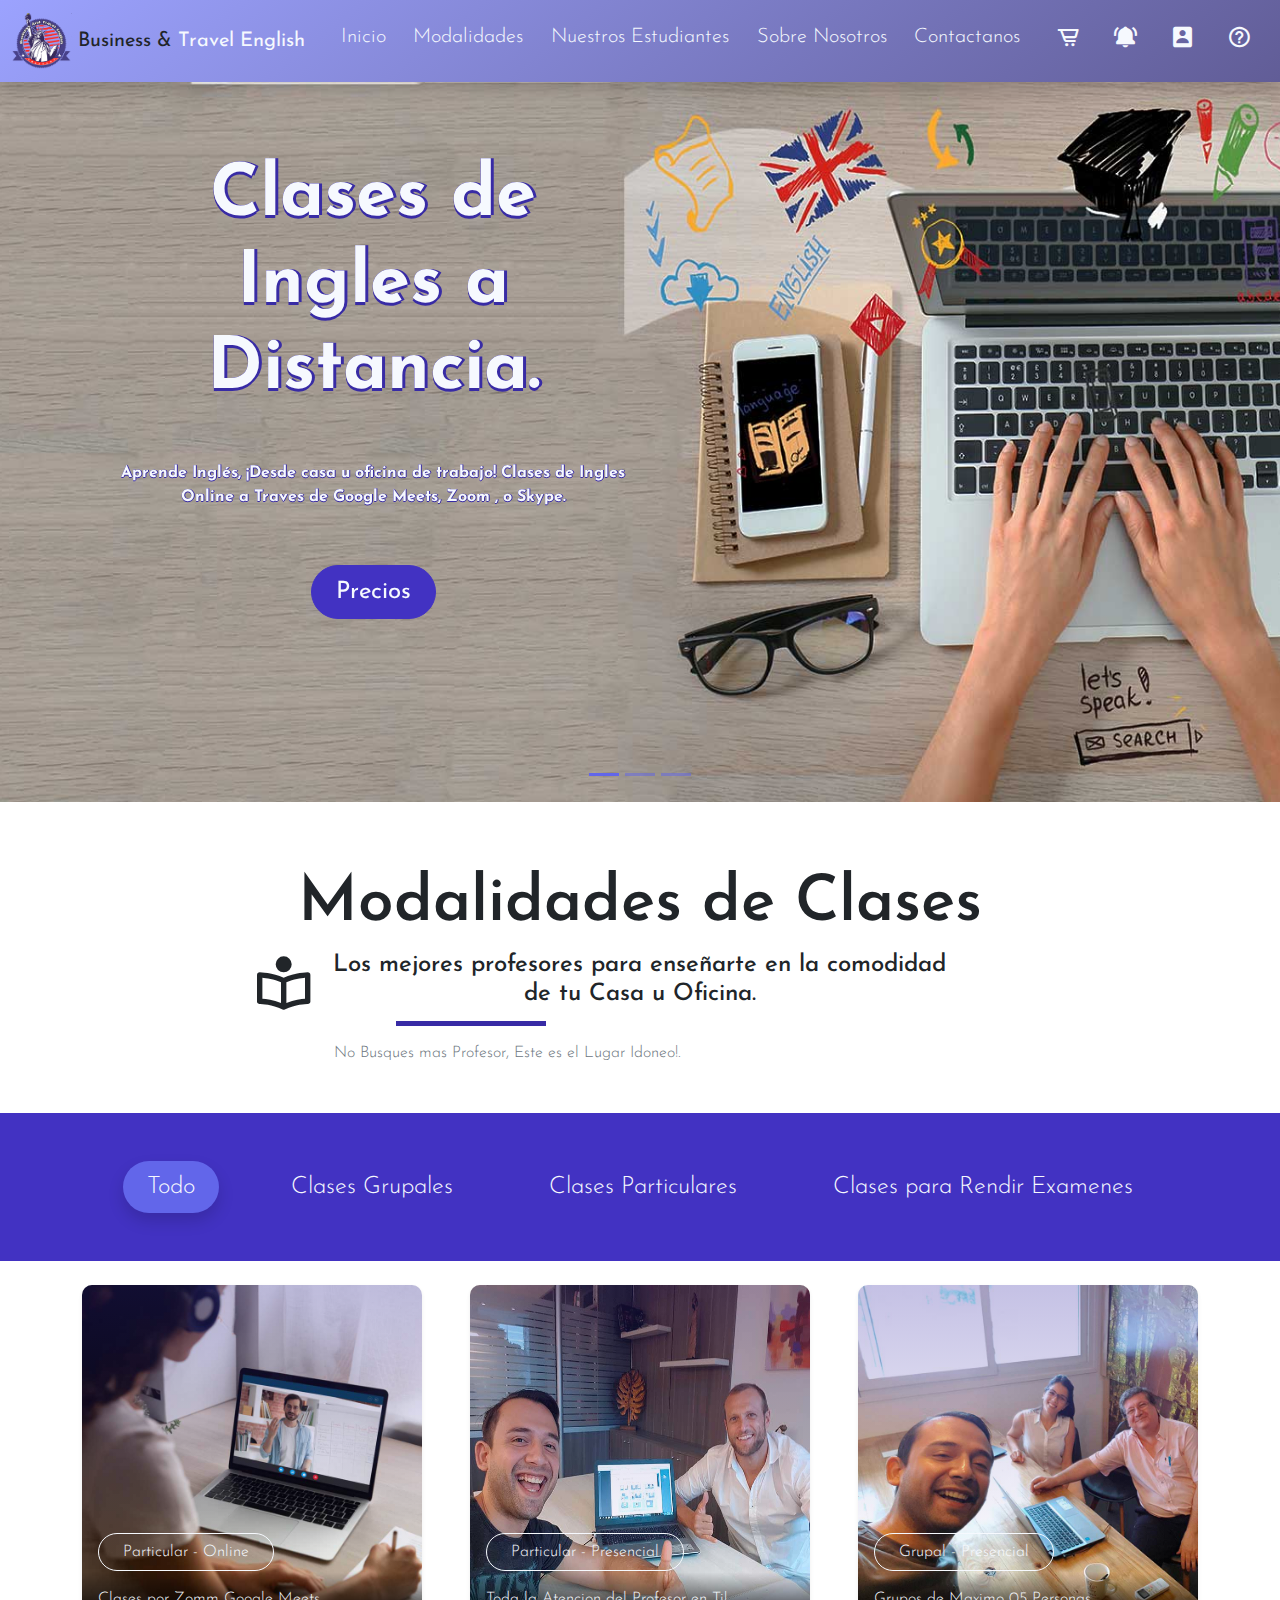
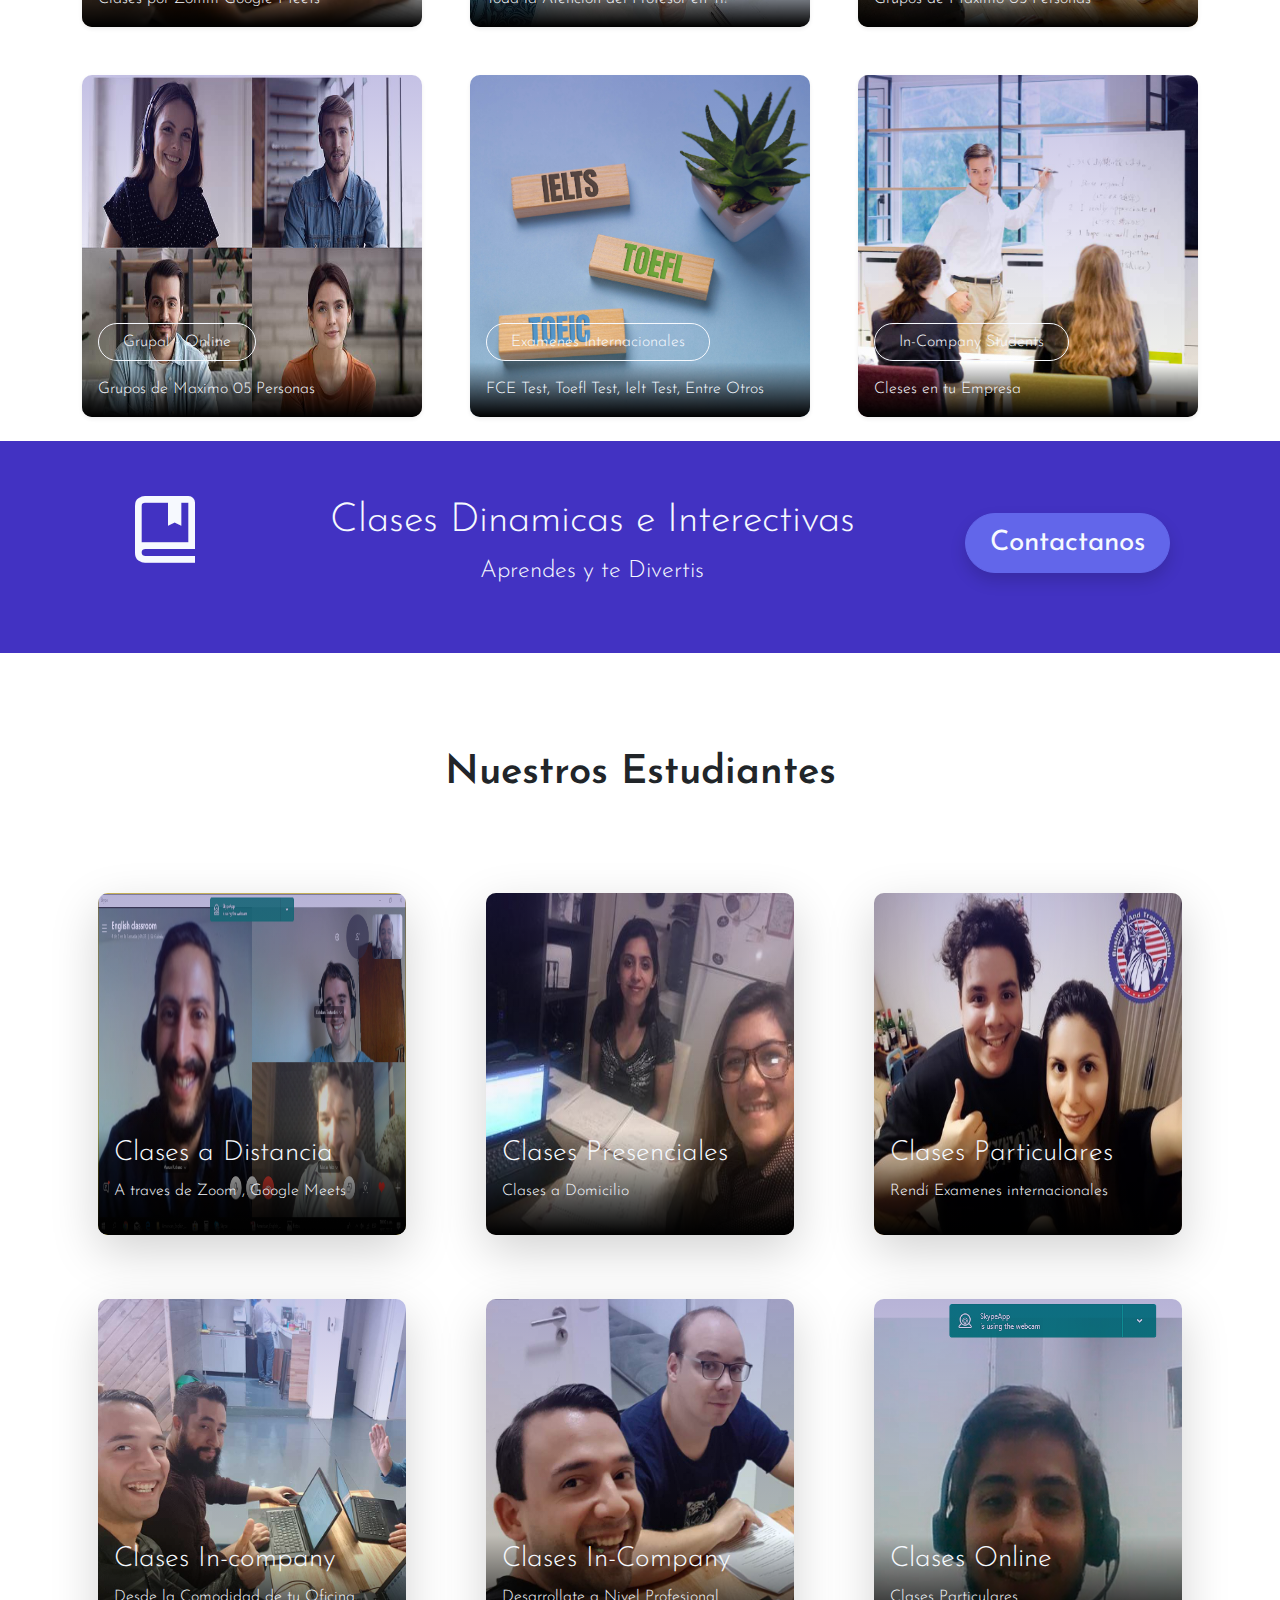
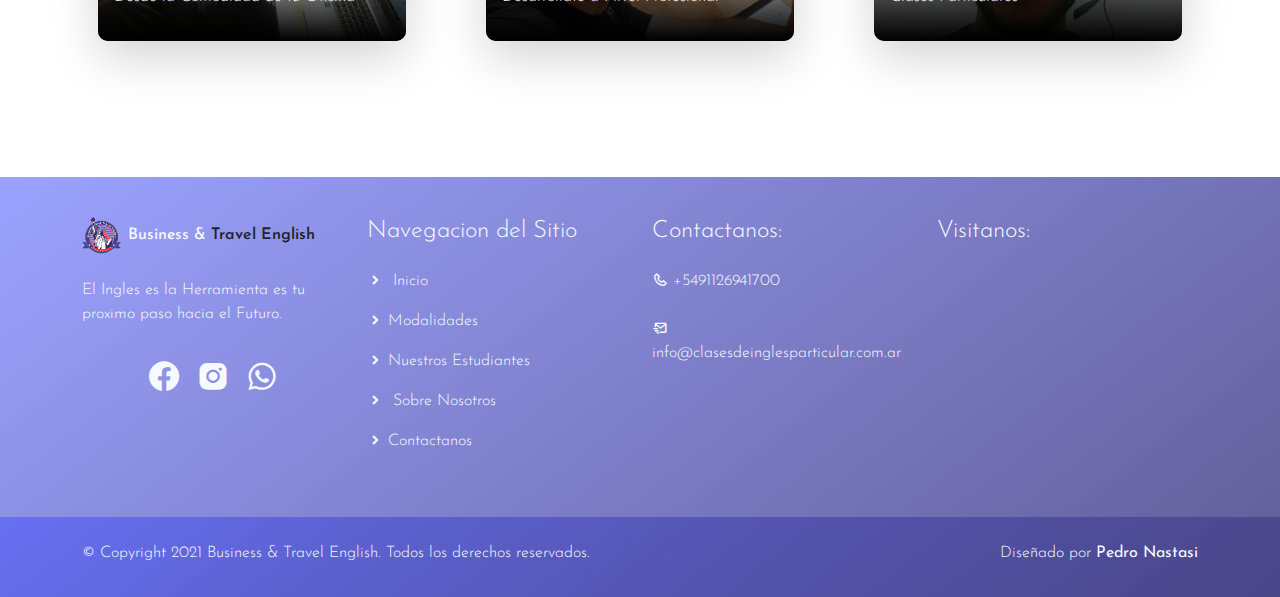
<file: index.html>
<!DOCTYPE html>     <!----- definición de html 5 -->          
<html lang="es"> 	<!----- definición del lenguaje -->  
					<!------Inicio del  HEAD -->
<head>
  <title>Clases de Ingles Particulares</title>
    <meta charset="utf-8">
    <meta name="viewport" content="width=device-width, initial-scale=1">  
	<!----- viewport para apple device-width = ancho pantalla initial-scale es que inicia sin ningún zoom --> 
    <link rel="apple-touch-icon" href="assets/img/apple-icon.png">
	<!----- icono para apple y safari --> 
    <link rel="shortcut icon" type="image/x-icon" href="assets/img/Favicon.png">
    <!-- Load Require CSS -->
    <link href="assets/css/bootstrap.min.css" rel="stylesheet">
	    <!-- iconos  -->
    <link href="assets/css/boxicon.min.css" rel="stylesheet">
	    <!-- tipo de letra -->
        <link rel="preconnect" href="https://fonts.gstatic.com">
        <link href="https://fonts.googleapis.com/css2?family=Josefin+Sans&display=swap" rel="stylesheet">
		<!-- carga CSS -->
    <link rel="stylesheet" href="assets/css/estilos.css">
</head>
<!-----
.text-primary  		azul
.text-secondary		gris
.text-success		verde
.text-danger		rojo
.text-warning		amarillo
.text-info			celeste
.text-light			blanco
.text-dark			negro
.text-muted			gris oscuro
.text-white			gris claro
-->
<!------------------------------------------------------------------ Fin del  HEAD -->
<body>
    <!-- Header 
	nav = cuyo propósito es proporcionar enlaces de navegación, ya sea dentro del documento actual 
	o a otros documentos
	-->
    <nav id="main_nav" class="navbar navbar-expand-lg navbar-dark shadow d-flex ">
	
	<!--navbar-expand-lg = envoltorio para que el navbar se estire en lg
	navbar-light = texto negro de la letra
	bg-white = fondo de color blanco
	-->

        <div class="container-fluid d-flex justify-content-between" >
		
            <a class="navbar-brand" href="index.html">
			<!--navbar-brand = clase se utiliza para resaltar la marca o logotipo de su página-->	
                    
                    <img src="./assets/img/logo300x300.png" alt="logo" width="60" class="logo"  >
                    
				<!--	bx bx-buildings = icono del logo de la web: 
				http://www.unisvg.com/icon-sets/bx/bx-buildings.html 
				https://boxicons.com/
				-->
                
                <span class="text-dark h7 marca align-middle pl-md-5 ml-md-5 "> <b> Business &</b> </span>
           <span class="text-light h7 marca2 align-middle pl-md-5"> <b>Travel English</b> </span></a>
                
			<!--	boton de hamburguesa --> 
  	          <button class="navbar-toggler" 
				type="button" data-bs-toggle="collapse" 
				data-bs-target="#navbar-toggler-success" 
				aria-controls="navbarSupportedContent" 
				aria-expanded="false" 
				aria-label="Toggle navigation">
				<span class="navbar-toggler-icon">
				</span>
            </button>
		<!------------------------------------------- Opciones del Menu		-->
		<div class="align-self-center collapse navbar-collapse flex-fill  d-lg-flex justify-content-lg-between" 
		id="navbar-toggler-success">
		
		<!-------collapse navbar-collapse= para agrupar y ocultar el contenido de la barra de navegación 
		por un punto de interrupción principal.
		flex-fill = obliga a que todos los elementos tengan el mismo tamaño de ancho
		d-lg-flex = utilidades para crear un contenedor flexbox y transforme los elementos secundarios 
		directos en elementos flexibles
		-->
  		              <div class="flex-fill mb-2 ">
				<!--	  mx=para clases que establecen tanto *-lefty*-right-->
 	                   <ul class="nav navbar-nav d-flex justify-content-lg-evenly text-center  text-dark fs-5">
					<!--   .navbar-nav para una navegación ligera y de altura completa 
					   (incluida la compatibilidad con menús desplegables).-->
                        <li class="nav-item">
                            <a class="nav-link btn-outline-secondary text-light  rounded-pill" href="index.html">Inicio</a>
						<!-- px = padding y mx es el margin 
						rounded-pill =genera ese boton con bordes redondeados rounded-circle-->	
                        </li>
                        
                        <li class="nav-item">
                            <a class="nav-link btn-outline-secondary text-light rounded-pill" href="work.html"> Modalidades </a>
                        </li>
                        <li class="nav-item">
                            <a class="nav-link btn-outline-secondary text-light  rounded-pill " href="pricing.html">Nuestros Estudiantes</a>
                        </li>
                        <li class="nav-item">
                            <a class="nav-link btn-outline-secondary text-light rounded-pill"  href="about.html" >Sobre Nosotros</a>
                        </li>
                        <li class="nav-item">
                            <a class="nav-link btn-outline-secondary text-light  rounded-pill" href="contact.html">Contactanos</a>
                        </li>
                    </ul>
                </div>

<!---------------------------------------------------------Fin de las opciones del menu
------------------------------------------------------------ Inicio de los iconos del menu-->
                <div class="navbar align-self-center d-flex">
                    <a class="nav-link" href="#"><i class='bx bx-cart-alt bx-sm text-light bx-burst-hover' ></i></a>
                    <a class="nav-link" href="#"><i class='bx bxs-bell-ring bx-sm bx-tada-hover text-light'></i></a>
                    <a class="nav-link" href="#"><i class='bx bxs-user-rectangle bx-sm text-light bx-spin-hover'></i></a>
                    <a class="nav-link" href="#"><i class='bx bx-help-circle bx-flashing-hover bx-sm text-light' ></i></a>
                    
                    
                   
				    <!--	https://iconify.design/icon-sets/bx/-->
                </div>
            </div>
        </div>
    </nav>
<!----------------------------------------------------------- Fin de los iconos del menu

    <!- Close Header -->
 <!----------------------------------------------------------- Fin del Header-->

    <!-- Start Banner Hero -->
            
                <div id="index_banner" class="banner-vertical-center-index container-fluid">
            
                <!-- Start slider -->
                    <div id="carouselExampleIndicators" class="carousel slide" data-bs-ride="carousel">
                        <ol class="carousel-indicators">
                            <li data-bs-target="#carouselExampleIndicators" data-bs-slide-to="0" class="active"></li>
                            <li data-bs-target="#carouselExampleIndicators" data-bs-slide-to="1"></li>
                            <li data-bs-target="#carouselExampleIndicators" data-bs-slide-to="2" ></li>
                        </ol>
        <!-- class="active" Se requiere un elemento activo inicial
        La .activeclase debe agregarse a una de las diapositivas. De lo contrario, el carrusel no será visible. -->
                        
                        <div class="carousel-inner">
                    
    <!-- Primer elemento del carrousel 
    Ver: https://getbootstrap.com/docs/4.0/components/carousel/  -->				

                       
                        <!--typo-space-line = clase configurada en el css 
                        display-3 = <H3> 
                        Where property is one of:

                            m - for classes that set margin
                            p - for classes that set padding
                            Where sides is one of:

                            t - for classes that set margin-top or padding-top
                            b - for classes that set margin-bottom or padding-bottom
                            l - for classes that set margin-left or padding-left
                            r - for classes that set margin-right or padding-right
                            x - for classes that set both *-left and *-right
                            y - for classes that set both *-top and *-bottom
                            blank - for classes that set a margin or padding on all 4 sides of the element
                            ejemplo: 
                            <div class="mx-auto" style="width: 200px;">
                            Centered element
                            </div>
                        
                        -->
                        <div  class="carousel-item active" >

                            <div class="row d-flex justify-content-lg-start margin-top">
                                <div class="banner-content col-lg-5 offset-lg-1 pt-0 pb-0 mt-lg-4  text-center">
                                    <h1 class="banner-heading text-light display-2 mt-lg-5 mb-lg-4  pb-4 pb-md-0 fw-bolder">
                                       Clases de Ingles a Distancia.
                                    </h1>
                                    <p class="banner-body text-light mt-5 pb-sm-1 mb-sm-5 text-lg-center fw-bold pb-xl-0">
                                        Aprende Inglés, ¡Desde casa u oficina de trabajo! Clases de Ingles Online a Traves de Google Meets, Zoom , o Skype. 
                                    </p>
                                    <div class="col-lg-4 offset-lg-4 text-center pt-sm-2 mt-lg-0">
                                        <a class="banner-button btn rounded-pill btn-primary btn-lg px-4 fs-sm-4" href="#" role="button">Precios</a>
                                        </div>
                                </div>
                                
                            </div>
                            

                        </div>
    <!----------------------------------------------------------- Nuevo ITem del Carrousel-->

                        <div class="carousel-item">

                            <div class="row d-flex justify-content-lg-start margin-top">
                                <div class="banner-content col-lg-5 offset-lg-1 my-md-5 pb-5 text-center">
                                    <h1 class="banner-heading text-light fw-bolder display-5 my-md-4 pb-4 pb-md-0 light-300">
                                        !Avanzá hacia el proximo Nivel en Tu Carrera Profesional!
                                    </h1>
                                    <p class="banner-body text-light mb-2 mt-2 my-md-1 pb-0 pb-md-4 pt-3 pt-md-2 py-md-1 text-lg-center fw-bold ">
                                        Sabemos lo que nesesitas ! Es por ello que Nos enfocamos en el Ingles Tecnico que nesesitas para tu profesion!
                                    </p>
                                    <div class="col-lg-4 offset-lg-4 text-center pt-0 pb-4 pt-md-4 my-md-1">
                                        <a class="banner-button btn rounded-pill btn-primary btn-lg px-4 fs-sm-4" href="#" role="button">Metodologia</a>
                                        </div>
                                </div>
                                
                            </div>
                            

                        </div>
    <!----------------------------------------------------------- Nuevo ITem del Carrousel-->					
                        <div class="carousel-item">

                            <div class="row d-flex justify-content-lg-start margin-top">
                                <div class="banner-content col-lg-5 offset-lg-1 py-0 py-md-3 pt-md-5 pb-5 text-center">
                                    <h1 class="banner-heading text-light display-4 mt-lg-2  pb-5 py-lg-3 light-300 fw-bolder">
                                    !Lográ finalmente Comunicarte cuando viajas al exterior!
                                    </h1>
                                    <p class="banner-body text-light my-2 my-md-0 mb-md-1 pb-0 pb-md-4  pt-md-1   text-lg-center fw-bold">
                                        Sabemos lo que nesesitas !  <br> Nos enfocamos en el Ingles que nesesitas para tu profesion!
                                    </p>
                                    <div class="col-lg-4 offset-lg-4 text-center my-0 my-md-0  pt-0 py-md-3 ">
                                        <a class="banner-button btn rounded-pill btn-primary btn-lg px-4 fs-sm-4" href="#" role="button"> Mas Info </a>
                                     </div>
                                </div>
                                
                            </div>
                            

                        </div>
                        
                    </div>

            
        </div>
    </div>
    <!-- End Banner Hero -->
	
    <!-- Start Service -->
    <section class="service-wrapper py-3">
        <div class="container-fluid pb-3">
            <div class="row">
                <h2 class="h1 text-center col-12 pt-5  pb-0 semi-bold-600 display-3"> Modalidades de Clases </h2>
                <div class="service-header offset-md-2 offset-lg-2 col-1 col-md-1 px-1 align-text-top text-end light-300">
                    <i class='bx bx-book-reader display-3 '></i>
                </div>
                <div class="service-heading col-10 col-lg-6 col-md-6 text-center float-end offset-md-0 align-text-top light-300  ">
                    <h3 class=" pb-4 typo-space-line fs-5 fs-md-4">Los mejores profesores para enseñarte en la comodidad de tu Casa u Oficina.</h3>
                </div>
            </div>
            <p class="service-footer col-10 offset-1 offset-md-3 col-lg-9 offset-lg-3 text-start pb-3 text-muted px-2 fs-md-5 fs-6">
               No Busques mas Profesor, Este es el Lugar Idoneo!.
            </p>
        </div>

        <div class="service-tag py-5 bg-primary">
            <div class="col-md-12">
                <ul class="nav d-flex justify-content-center">
                    <li class="nav-item mx-lg-4 ">
                        <a class="filter-btn nav-link btn-outline-secondary active shadow rounded-pill text-light px-4 
						light-300 fs-5 fs-md-4" href="#" data-filter=".todo">Todo</a>
				<!-- btn-outline = boton transparente -->
                    </li>
                    <li class="nav-item mx-lg-4 ">
                         <a class="filter-btn nav-link btn-outline-secondary rounded-pill text-light px-4 light-300 fs-5 fs-md-4"
                        href="#" data-filter=".grupal"> Clases Grupales </a>
                    </li>
                    <li class="filter-btn nav-item mx-lg-4 ">
                        <a class="filter-btn nav-link btn-outline-secondary rounded-pill text-light px-4 light-300 fs-5 fs-md-4" 
						href="#" data-filter=".particular">Clases Particulares </a>
                    </li>
                    <li class="nav-item mx-lg-4 ">
                        <a class="filter-btn nav-link btn-outline-secondary rounded-pill text-light px-4 light-300 fs-5 fs-md-4" 
						href="#" data-filter=".examen"> Clases  para Rendir Examenes </a>
                    </li>
                </ul>
            </div>
        </div>

    </section>

    <section class="container  overflow-hidden py-2">
        <div class="row gy-4 gx-sm-3 gx-lg-5 gy-lg-5 pb-3 projects">

            <!-- Start Recent Work -->
            <div class="col-xl-4 col-md-4 col-sm-6 todo particular">
                <a href="#" class="service-work card border-0 text-white shadow-sm overflow-hidden mx-3 m-sm-0">
                    <img class="card-img" src="./assets/img/services-04.jpg" alt="Card image" height="342px" width="100%">
                    <div class="service-work-vertical card-img-overlay d-flex align-items-end">
                        <div class="service-work-content text-left text-light">
                            <span class="btn btn-outline-light rounded-pill mb-lg-3 px-lg-4 light-300"> Particular - Online </span>
                            <p class="card-text"> Clases por Zomm  Google Meets</p>
                        </div>
                    </div>
                </a>
            </div><!-- End Recent Work -->

            <!-- Comienzan los trabajos recientes -->
            <div class="col-xl-4 col-md-4 col-sm-6 todo particular">
                <a href="#" class="service-work card border-0 text-white shadow-sm overflow-hidden mx-3 m-sm-0">
                    <img class="service card-img" src="./assets/img/services-01.jpg" alt="Card image" height="342px" width="800px" >
                    <div class="service-work-vertical card-img-overlay d-flex align-items-end">
                        <div class="service-work-content text-left text-light">
                            <span class="btn btn-outline-light rounded-pill mb-lg-3 px-lg-4 light-300"> Particular - Presencial </span>
                            <p class="card-text"> Toda la Atencion del Profesor en Ti! </p>
                        </div>
                    </div>
                </a>
            </div><!-- End Recent Work -->

            <!-- Start Recent Work -->
            <div class="col-xl-4 col-md-4 col-sm-6 todo grupal">
                <a href="#" class="service-work card border-0 text-white shadow-sm overflow-hidden mx-3 m-sm-0">
                    <img class="card-img" src="./assets/img/services-02.jpg" alt="Card image" height="342px" width="800px">
                    <div class="service-work-vertical card-img-overlay d-flex align-items-end">
                        <div class="service-work-content text-left text-light">
                            <span class="btn btn-outline-light rounded-pill mb-lg-3 px-lg-4 light-300"> Grupal - Presencial </span>
                            <p class="card-text"> Grupos de Maximo 05 Personas </p>
                        </div>
                    </div>
                </a>
            </div><!-- End Recent Work -->

            <!-- Start Recent Work -->
            <div class="col-xl-4 col-md-4 col-sm-6 todo grupal">
                <a href="#" class="service-work card border-0 text-white shadow-sm overflow-hidden mx-3 m-sm-0">
                    <img class="card-img" src="./assets/img/services-03.jpg" alt="Card image" height="342px" width="800px">
                    <div class="service-work-vertical card-img-overlay d-flex align-items-end">
                        <div class="service-work-content text-left text-light">
                            <span class="btn btn-outline-light rounded-pill mb-lg-3 px-lg-4 light-300"> Grupal - Online </span>
                            <p class="card-text"> Grupos de Maximo 05 Personas </p>
                        </div>
                    </div>
                </a>
            </div><!-- End Recent Work -->

           
            <!-- Start Recent Work -->
            <div class="col-xl-4 col-md-4 col-sm-6 todo examen">
                <a href="#" class="service-work card border-0 text-white shadow-sm overflow-hidden mx-3 m-sm-0">
                    <img class="card-img" src="./assets/img/services-05.jpg" alt="Card image" height="342px" width="800px"> 
                    <div class="service-work-vertical card-img-overlay d-flex align-items-end">
                        <div class="service-work-content text-left text-light">
                            <span class="btn btn-outline-light rounded-pill mb-lg-3 px-lg-4 light-300"> Examenes Internacionales</span>
                            <p class="card-text"> FCE Test, Toefl Test, Ielt Test, Entre Otros </p>
                        </div>
                    </div>
                </a>
            </div><!-- End Recent Work -->

            <!-- Start Recent Work -->
            <div class="col-xl-4 col-md-4 col-sm-6 todo grupal">
                <a href="#" class="service-work card border-0 text-white shadow-sm overflow-hidden mx-3 m-sm-0">
                    <img class="card-img" src="./assets/img/services-06.jpg" alt="Card image" height="342px" width="800px">
                    <div class="service-work-vertical card-img-overlay d-flex align-items-end">
                        <div class="service-work-content text-left text-light">
                            <span class="btn btn-outline-light rounded-pill mb-lg-3 px-lg-4 light-300"> In-Company Students </span>
                            <p class="card-text"> Cleses en tu Empresa</p>
                        </div>
                    </div>
                </a>
            </div><!-- End Recent Work -->

    

        </div>
    </section>
    <!-- End Service -->






    <!-- Start View Work -->
    <section class="bg-primary">
        <div class="container py-5">
            <div class="row d-flex justify-content-center text-center">
                <div class="col-lg-2 col-12 text-light align-items-center">
                    
                    <i class='display-1 bx bx-book-bookmark'></i>
                </div>
                <div class="col-lg-7 col-12 text-light pt-2">
                    <h3 class="light-300 fs-1"> Clases Dinamicas e Interectivas</h3>
                    <p class="light-300 fs-4"> Aprendes y te Divertis </p>
                </div>
                <div class="col-lg-3 col-12 pt-4">
                    <a href="#" class="btn btn-secondary rounded-pill text-light btn-block shadow px-4 py-2 fs-sm-3 fs-3"> Contactanos </a>
                </div>
            </div>
        </div>
    </section>
    <!-- End View Work -->

    <!-- Start Recent Work -->
    <section class="py-5 mb-5">
        <div class="container">
            <div class="recent-work-header row text-center pb-5">
                <h2 class="col-md-6 m-auto h2 semi-bold-600 py-5 fs-1"> Nuestros Estudiantes </h2>
            </div>
            <div class="row g-1 g-lg-5 mb-4">

                <!-- Start Recent Work -->
                <div class="col-md-4 mb-3">
                    <a href="#" class="recent-work card border-0 shadow-lg overflow-hidden mx-3">
                        <img class="recent-work-img card-img" src="./assets/img/recent-work-01.jpg" alt="Card image" height="342px" >
                        <div class="recent-work-vertical card-img-overlay d-flex align-items-end">
                            <div class="recent-work-content text-start mb-3 ml-3 text-dark">
                                <h3 class="card-title light-300 text-light"> Clases a Distancia </h3>
                                <p class="card-text text-light"> A traves de Zoom , Google Meets </p>
                            </div>
                        </div>
                    </a>
                </div><!-- End Recent Work -->

                <!-- Start Recent Work -->
                <div class="col-md-4 mb-3">
                    <a href="#" class="recent-work card border-0 shadow-lg overflow-hidden mx-3">
                        <img class="recent-work-img card-img" src="./assets/img/recent-work-02.jpg" alt="Card image" height="342px" >
                        <div class="recent-work-vertical card-img-overlay d-flex align-items-end">
                            <div class="recent-work-content text-start mb-3 ml-3 text-dark">
                                <h3 class="card-title light-300 text-light"> Clases Presenciales </h3>
                                <p class="card-text text-light"> Clases a Domicilio </p>
                            </div>
                        </div>
                    </a>
                </div><!-- End Recent Work -->

                <!-- Start Recent Work -->
                <div class="col-md-4 mb-3">
                    <a href="#" class="recent-work card border-0 shadow-lg overflow-hidden mx-3">
                        <img class="recent-work-img card-img" src="./assets/img/recent-work-03.jpg" alt="Card image" height="342px" >
                        <div class="recent-work-vertical card-img-overlay d-flex align-items-end">
                            <div class="recent-work-content text-start mb-3 ml-3 text-dark">
                                <h3 class="card-title light-300 text-light"> Clases Particulares </h3>
                                <p class="card-text text-light"> Rendí Examenes internacionales</p>
                            </div>
                        </div>
                    </a>
                </div><!-- End Recent Work -->

                <!-- Start Recent Work -->
                <div class="col-md-4 mb-3">
                    <a href="#" class="recent-work card border-0 shadow-lg overflow-hidden mx-3">
                        <img class="recent-work-img card-img" src="./assets/img/recent-work-04.jpg" alt="Card image" height="342px" >
                        <div class="recent-work-vertical card-img-overlay d-flex align-items-end">
                            <div class="recent-work-content text-start mb-3 ml-3 text-dark">
                                <h3 class="card-title light-300 text-light"> Clases In-company </h3>
                                <p class="card-text text-light"> Desde la Comodidad de tu Oficina </p>
                            </div>
                        </div>
                    </a>
                </div><!-- End Recent Work -->

                <!-- Start Recent Work -->
                <div class="col-md-4 mb-3">
                    <a href="#" class="recent-work card border-0 shadow-lg overflow-hidden mx-3">
                        <img class="recent-work-img card-img" src="./assets/img/recent-work-05.jpg" alt="Card image" height="342px" >
                        <div class="recent-work-vertical card-img-overlay d-flex align-items-end">
                            <div class="recent-work-content text-start mb-3 ml-3 text-dark">
                                <h3 class="card-title light-300 text-light"> Clases In-Company </h3>
                                <p class="card-text text-light"> Desarrollate a Nivel Profesional</p>
                            </div>
                        </div>
                    </a>
                </div><!-- End Recent Work -->

                <!-- Start Recent Work -->
                <div class="col-md-4 mb-3">
                    <a href="#" class="recent-work card border-0 shadow-lg overflow-hidden mx-3">
                        <img class="recent-work-img card-img" src="./assets/img/recent-work-06.jpg" alt="Card image" height="342px" >
                        <div class="recent-work-vertical card-img-overlay d-flex align-items-end">
                            <div class="recent-work-content text-start mb-3 ml-3 text-dark">
                                <h3 class="card-title light-300 text-light" > Clases Online </h3>
                                <p class="card-text text-light">Clases Particulares </p>
                            </div>
                        </div>
                    </a>
                </div><!-- End Recent Work -->

            </div>
        </div>
    </section>
    <!-- End Recent Work -->



    <!-- Start Footer -->
    <footer class="footer-bg pt-4">
        <div class="container">
            <div class="row py-3">

                <div class="col-lg-3 col-10 offset-1 offset-md-0 col-md-12 text-center text-md-center text-lg-start">
                    <a class="navbar-brand" href="index.html">
                        <img src="./assets/img/logo300x300.png" alt="logo" width="40" class="logo"  >
                        <span class="text-light h6">Business &</span><span class="text-dark h6 semi-bold-600"> Travel English</span>
                    </a>
                    <p class="text-light my-lg-4 pb-1 pb-md-2 text-center text-center text-md-center text-lg-start">
                        El Ingles es la Herramienta es tu proximo paso hacia el Futuro. 
                    </p>
                    <ul class="list-inline footer-icons light-300 text-center">
                        <li class="list-inline-item">
                            <a class="text-light" target="_blank" href="http://facebook.com/">
                                <i class='bx bxl-facebook-circle bx-md' ></i>
                            </a>
                        </li>
                        <li class="list-inline-item">
                            <a class="text-light" target="_blank" href="https://www.linkedin.com/">
                                
                                <i class='bx bxl-instagram-alt bx-md' ></i>
                            </a>
                        </li>
                        <li class="list-inline-item">
                            <a class="text-light" target="_blank" href="https://www.whatsapp.com/">
                                
                                <i class='bx bxl-whatsapp bx-md' ></i>
                            </a>
                        </li>
                       
                    </ul>
                </div>

                <div class="col-lg-3 col-md-4 my-sm-0 mt-4">
                    <h3 class="h4 pb-lg-3 text-light light-300 text-center text-md-start"> Navegacion del Sitio </h2>
                        <ul class="list-unstyled text-light light-300 text-center text-md-start">
                            <li class="pb-3">
                                <i class='bx-fw bx bxs-chevron-right bx-xs'></i><a class="text-decoration-none text-light" 
								href="index.html"> Inicio </a>
                            </li>
                            <li class="pb-3">
                                <i class='bx-fw bx bxs-chevron-right bx-xs'></i><a class="text-decoration-none text-light py-1" 
								href="about.html">Modalidades</a>
                            </li>
                            <li class="pb-3">
                                <i class='bx-fw bx bxs-chevron-right bx-xs'></i><a class="text-decoration-none text-light py-1" 
								href="work.html">Nuestros Estudiantes </a>
                            </li>
                            <li class="pb-3">
                                <i class='bx-fw bx bxs-chevron-right bx-xs'></i></i><a class="text-decoration-none text-light py-1" 
								href="pricing.html"> Sobre Nosotros </a>
                            </li>
                            <li class="pb-3">
                                <i class='bx-fw bx bxs-chevron-right bx-xs'></i><a class="text-decoration-none text-light py-1" 
								href="contact.html">Contactanos</a>
                            </li>
                        </ul>
                </div>
                <div class="col-lg-3 col-md-4 my-sm-0 mt-4 text-center text-md-start">
                    <h2 class="h4 pb-lg-3 text-light light-300 "> Contactanos: </h2>
                    <ul class="list-unstyled text-light light-300">
                        <li class="pb-4">
                            <i class='bx-fw bx bx-phone bx-xs'></i><a class="text-decoration-none text-light py-1" 
							href="tel:+5491126941700">+5491126941700</a>
                        </li>
                        <li class="pb-2">
                            <i class='bx-fw bx bx-mail-send bx-xs'></i>
                            <a class="text-decoration-none text-light py-1" href="mailto:info@clasesdeinglesparticular.com.ar">info@clasesdeinglesparticular.com.ar </a>
                        </li>
                    </ul>
                </div>

                <div class="col-lg-3 col-md-4 my-sm-0 mt-4 text-center text-md-start">
                    <h2 class="h4 pb-lg-3 text-light light-300"> Visitanos: </h2>
                    <ul class="list-unstyled text-light light-300">
                        <li class="pb-2">
                            <iframe src="https://www.google.com/maps/embed?pb=!1m18!1m12!1m3!1d3283.965793270001!2d-58.38716608535466!3d-34.60502648045921!2m3!1f0!2f0!3f0!3m2!1i1024!2i768!4f13.1!3m3!1m2!1s0x95bccac5bbc294ad%3A0xa53c8410fee1a9ca!2sTalcahuano%20309%2C%20C1013%20AAG%2C%20Buenos%20Aires!5e0!3m2!1ses-419!2sar!4v1621966088071!5m2!1ses-419!2sar" width="100%" height="200" style=" border-radius: 15px;" allowfullscreen="" loading="lazy"></iframe>
                        </li>
                        
                    </ul>
                </div>

            </div>
        </div>

        <div class="w-100 footer-bg py-3">
            <div class="container">
                <div class="row pt-2">
                    <div class="col-lg-6 col-sm-12">
                        <p class="text-lg-start text-center text-light light-300">
                            © Copyright 2021 Business & Travel English. Todos los derechos reservados.
                        </p>
                    </div>
                    <div class="col-lg-6 col-sm-12">
                        <p class="text-lg-end text-center text-light light-300">
                            Diseñado por <a rel="sponsored" class="text-decoration-none text-light" 
							href="" target="_blank"><strong> Pedro Nastasi</strong></a>
                        </p>
                    </div>
                </div>
            </div>
        </div>

    </footer>
    <!-- End Footer -->


    <!-- Bootstrap -->
    <script src="assets/js/bootstrap.bundle.min.js"></script>
    <!-- Load jQuery require for isotope -->
    <script src="assets/js/jquery.min.js"></script>
   <!-- Isotope -->
    <script src="assets/js/isotope.pkgd.js"></script>
    <!-- Page Script -->
    <script>
        $(window).load(function() {
            // init Isotope
            var $projects = $('.projects').isotope({
                itemSelector: '.todo',
                layoutMode: 'fitRows'
            });
            $(".filter-btn").click(function() {
                var data_filter = $(this).attr("data-filter");
                $projects.isotope({
                    filter: data_filter
                });
                $(".filter-btn").removeClass("active");
                $(".filter-btn").removeClass("shadow");
                $(this).addClass("active");
                $(this).addClass("shadow");
                return false;
            });
        });
    </script>	
 
   
</body>

</html>
</file>
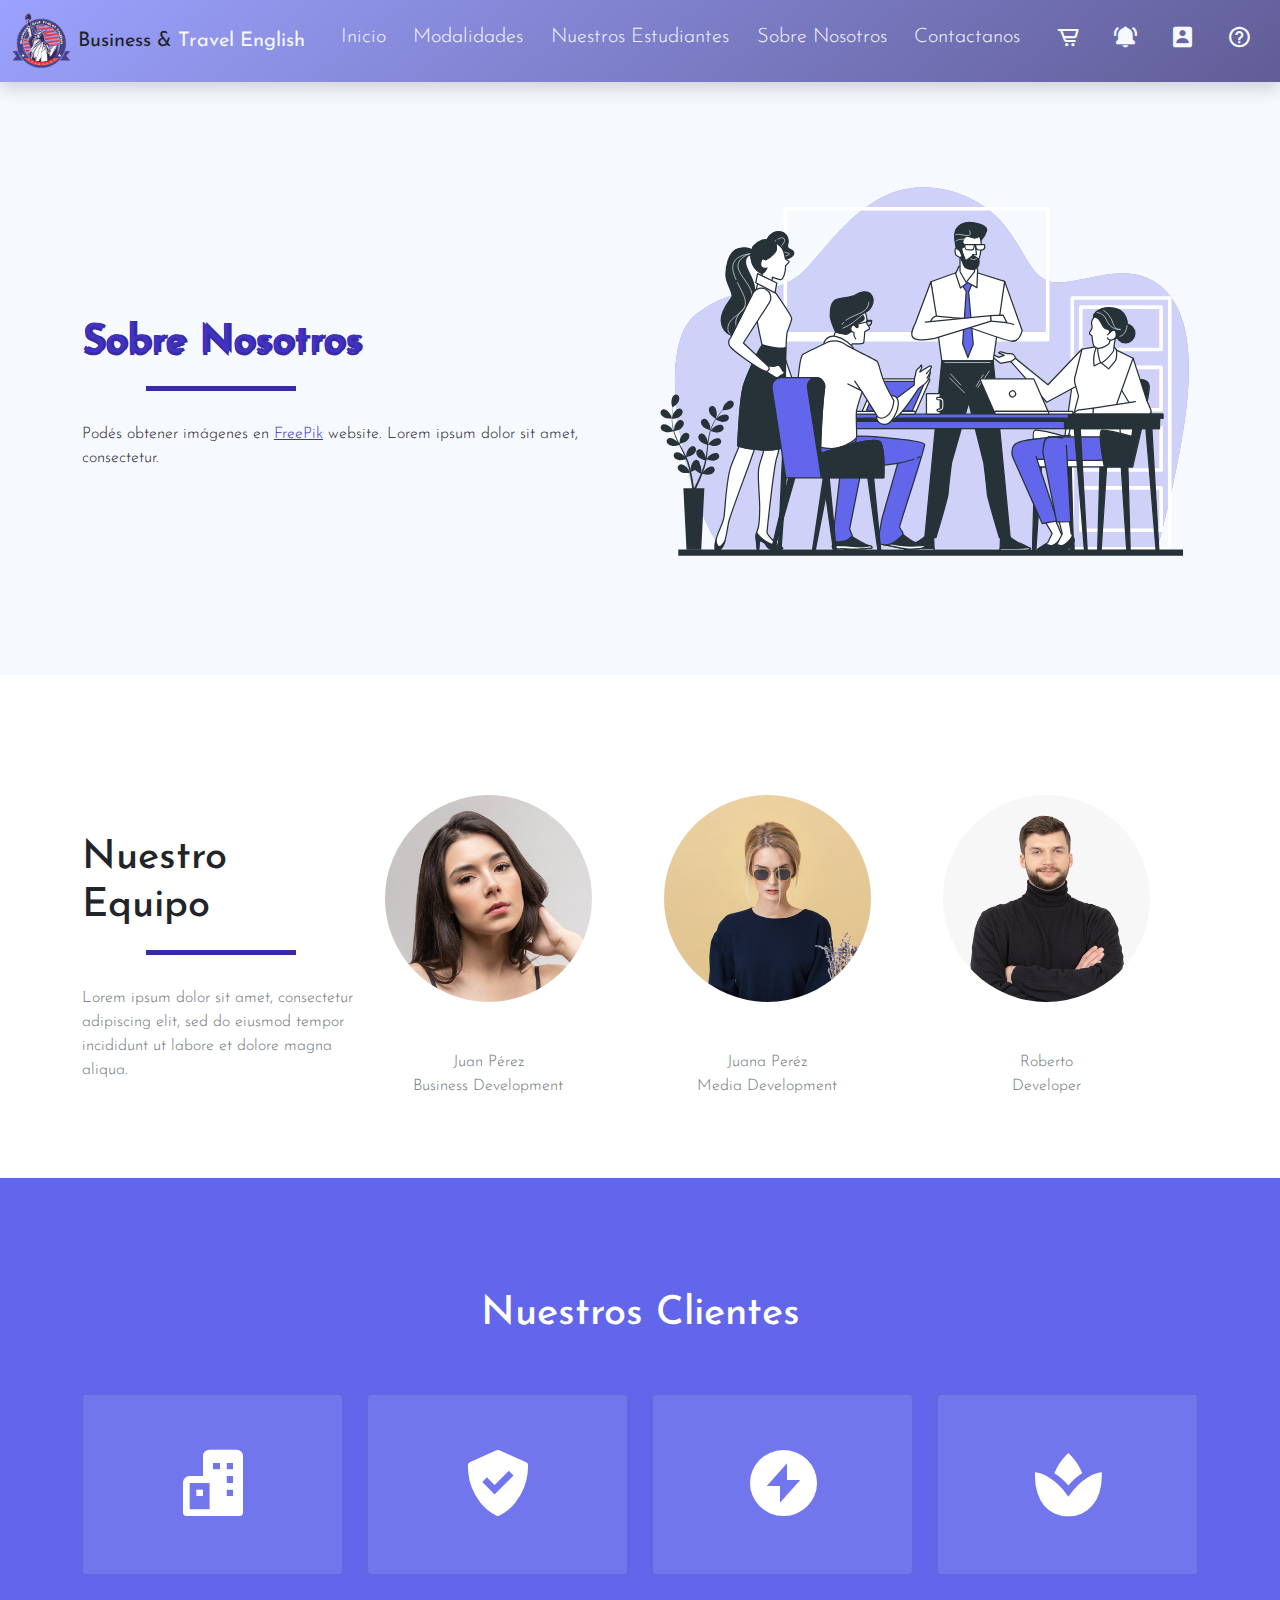
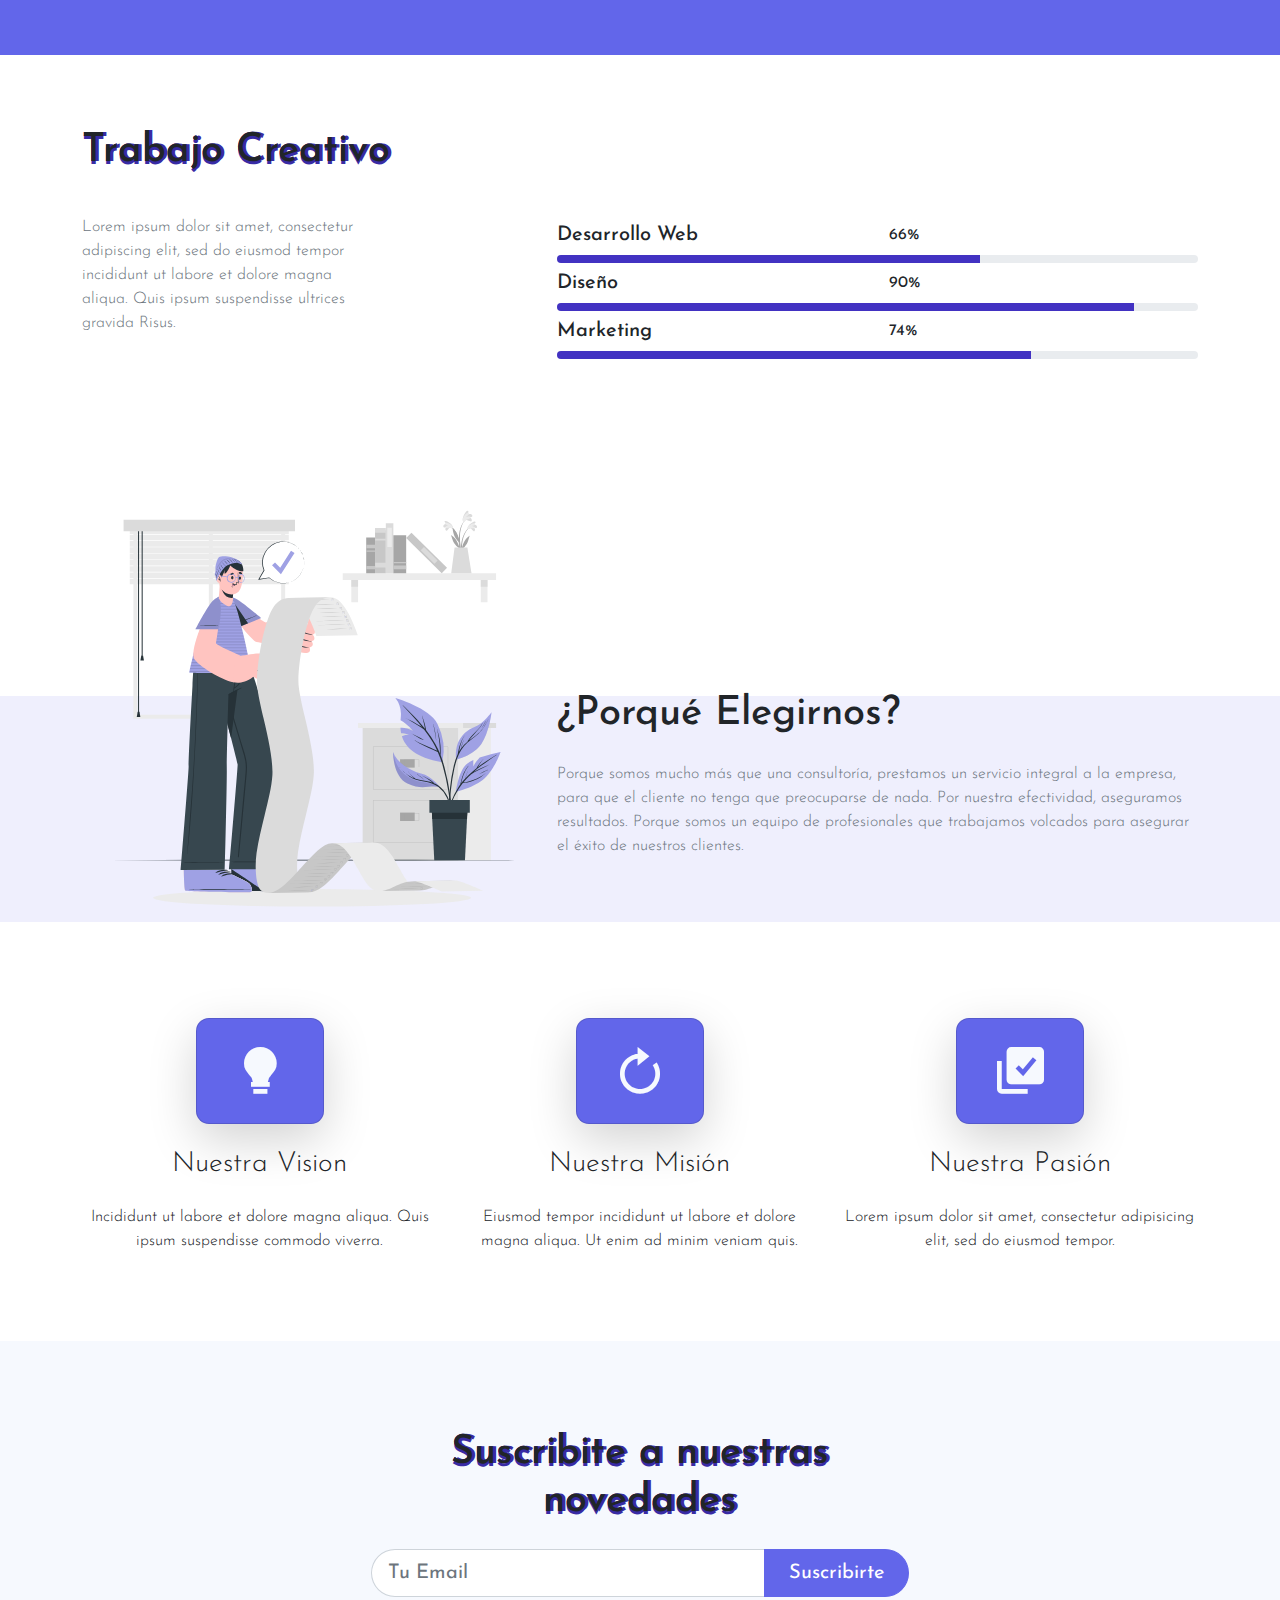
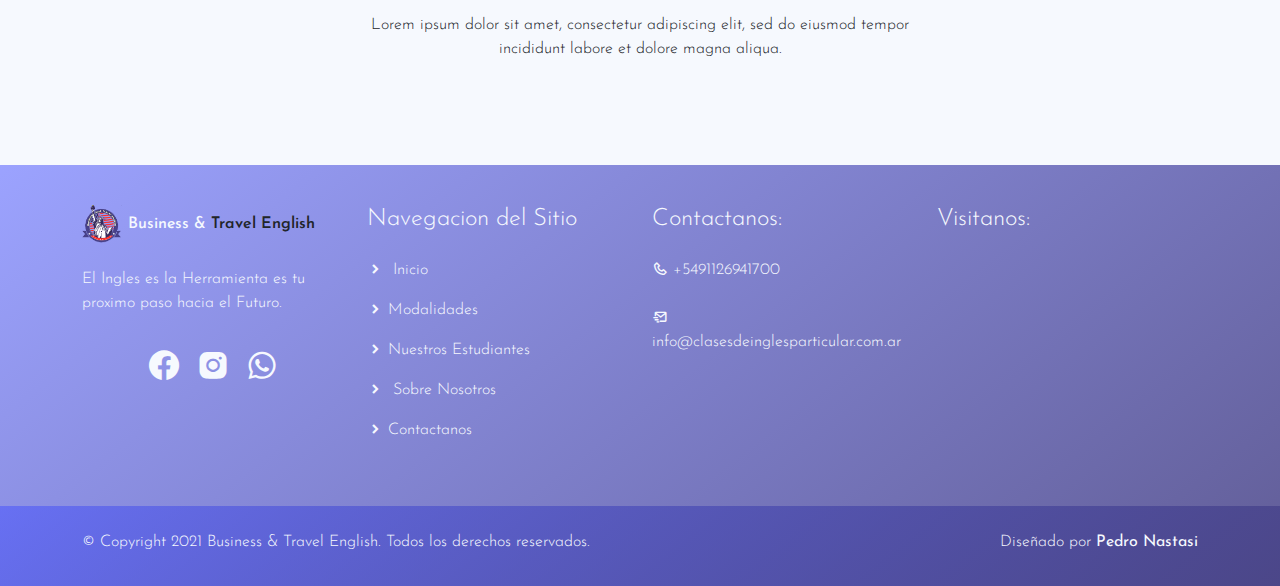
<file: about.html>
<!DOCTYPE html>     <!----- definición de html 5 -->          
<html lang="es"> 	<!----- definición del lenguaje -->  
					<!------Inicio del  HEAD -->
<head>
  <title>Clases de Ingles Particulares</title>
    <meta charset="utf-8">
    <meta name="viewport" content="width=device-width, initial-scale=1">  
	<!----- viewport para apple device-width = ancho pantalla initial-scale es que inicia sin ningún zoom --> 
    <link rel="apple-touch-icon" href="assets/img/apple-icon.png">
	<!----- icono para apple y safari --> 
    <link rel="shortcut icon" type="image/x-icon" href="assets/img/Favicon.png">
    <!-- Load Require CSS -->
    <link href="assets/css/bootstrap.min.css" rel="stylesheet">
	    <!-- iconos  -->
    <link href="assets/css/boxicon.min.css" rel="stylesheet">
	    <!-- tipo de letra -->
        <link rel="preconnect" href="https://fonts.gstatic.com">
        <link href="https://fonts.googleapis.com/css2?family=Josefin+Sans&display=swap" rel="stylesheet">
		<!-- carga CSS -->
    <link rel="stylesheet" href="assets/css/estilos.css">
</head>

<body>
    <!-- Header -->
    <nav id="main_nav" class="navbar navbar-expand-lg navbar-dark shadow d-flex ">
	
        <!--navbar-expand-lg = envoltorio para que el navbar se estire en lg
        navbar-light = texto negro de la letra
        bg-white = fondo de color blanco
        -->
    
            <div class="container-fluid d-flex justify-content-between" >
            
                <a class="navbar-brand" href="index.html">
                <!--navbar-brand = clase se utiliza para resaltar la marca o logotipo de su página-->	
                        
                        <img src="./assets/img/logo300x300.png" alt="logo" width="60" class="logo"  >
                        
                    <!--	bx bx-buildings = icono del logo de la web: 
                    http://www.unisvg.com/icon-sets/bx/bx-buildings.html 
                    https://boxicons.com/
                    -->
                    
                    <span class="text-dark h7 marca align-middle pl-md-5 ml-md-5 "> <b> Business &</b> </span>
               <span class="text-light h7 marca2 align-middle pl-md-5"> <b>Travel English</b> </span></a>
                    
                <!--	boton de hamburguesa --> 
                    <button class="navbar-toggler" 
                    type="button" data-bs-toggle="collapse" 
                    data-bs-target="#navbar-toggler-success" 
                    aria-controls="navbarSupportedContent" 
                    aria-expanded="false" 
                    aria-label="Toggle navigation">
                    <span class="navbar-toggler-icon">
                    </span>
                </button>
            <!------------------------------------------- Opciones del Menu		-->
            <div class="align-self-center collapse navbar-collapse flex-fill  d-lg-flex justify-content-lg-between" 
            id="navbar-toggler-success">
            
            <!-------collapse navbar-collapse= para agrupar y ocultar el contenido de la barra de navegación 
            por un punto de interrupción principal.
            flex-fill = obliga a que todos los elementos tengan el mismo tamaño de ancho
            d-lg-flex = utilidades para crear un contenedor flexbox y transforme los elementos secundarios 
            directos en elementos flexibles
            -->
                            <div class="flex-fill mb-2 ">
                    <!--	  mx=para clases que establecen tanto *-lefty*-right-->
                            <ul class="nav navbar-nav d-flex justify-content-evenly  text-dark fs-5">
                        <!--   .navbar-nav para una navegación ligera y de altura completa 
                           (incluida la compatibilidad con menús desplegables).-->
                            <li class="nav-item">
                                <a class="nav-link btn-outline-secondary text-light  rounded-pill" href="index.html">Inicio</a>
                            <!-- px = padding y mx es el margin 
                            rounded-pill =genera ese boton con bordes redondeados rounded-circle-->	
                            </li>
                            
                            <li class="nav-item">
                                <a class="nav-link btn-outline-secondary text-light rounded-pill" href="work.html"> Modalidades </a>
                            </li>
                            <li class="nav-item">
                                <a class="nav-link btn-outline-secondary text-light  rounded-pill " href="pricing.html">Nuestros Estudiantes</a>
                            </li>
                            <li class="nav-item">
                                <a class="nav-link btn-outline-secondary text-light rounded-pill"  href="about.html">Sobre Nosotros</a>
                            </li>
                            <li class="nav-item">
                                <a class="nav-link btn-outline-secondary text-light  rounded-pill" href="contact.html">Contactanos</a>
                            </li>
                        </ul>
                    </div>
    
    <!---------------------------------------------------------Fin de las opciones del menu
    ------------------------------------------------------------ Inicio de los iconos del menu-->
                    <div class="navbar align-self-center d-flex">
                        <a class="nav-link" href="#"><i class='bx bx-cart-alt bx-sm text-light bx-burst-hover' ></i></a>
                        <a class="nav-link" href="#"><i class='bx bxs-bell-ring bx-sm bx-tada-hover text-light'></i></a>
                        <a class="nav-link" href="#"><i class='bx bxs-user-rectangle bx-sm text-light bx-spin-hover'></i></a>
                        <a class="nav-link" href="#"><i class='bx bx-help-circle bx-flashing-hover bx-sm text-light' ></i></a>
                        
                        
                       
                        <!--	https://iconify.design/icon-sets/bx/-->
                    </div>
                </div>
            </div>
        </nav>
    <!-- Close Header -->


    <!-- Start Banner Hero -->
    <section class="bg-light w-100">
        <div class="container">
            <div class="row d-flex align-items-center py-5">
                <div class="col-lg-6 text-start">
                    <h1 class="h2 py-5 text-primary typo-space-line">Sobre Nosotros</h1>
                    <p class="light-300">
                        Podés obtener imágenes en <a rel="nofollow" href="http://freepik.com/" target="_blank">FreePik</a> website. Lorem ipsum dolor sit amet, consectetur.
                    </p>
                </div>
                <div class="col-lg-6">
                    <img src="./assets/img/banner-img-02.svg">
                </div>
            </div>
        </div>
    </section>
    <!-- End Banner Hero -->


    <!-- Start Team Member -->
    <section class="container py-5">
        <div class="pt-5 pb-3 d-lg-flex align-items-center gx-5">

            <div class="col-lg-3">
                <h2 class="h2 py-5 typo-space-line">Nuestro Equipo</h2>
                <p class="text-muted light-300">
                    Lorem ipsum dolor sit amet, consectetur adipiscing elit,
                    sed do eiusmod tempor incididunt ut labore et dolore magna aliqua.
                </p>
            </div>

            <div class="col-lg-9 row">
                <div class="team-member col-md-4">
                    <img class="team-member-img img-fluid rounded-circle p-4" src="./assets/img/team-01.jpg" alt="Card image">
                    <ul class="team-member-caption list-unstyled text-center pt-4 text-muted light-300">
                        <li>Juan Pérez</li>
                        <li>Business Development</li>
                    </ul>
                </div>
                <div class="team-member col-md-4">
                    <img class="team-member-img img-fluid rounded-circle p-4" src="./assets/img/team-02.jpg" alt="Card image">
                    <ul class="team-member-caption list-unstyled text-center pt-4 text-muted light-300">
                        <li>Juana Peréz</li>
                        <li>Media Development</li>
                    </ul>
                </div>
                <div class="team-member col-md-4">
                    <img class="team-member-img img-fluid rounded-circle p-4" src="./assets/img/team-03.jpg" alt="Card image">
                    <ul class="team-member-caption list-unstyled text-center pt-4 text-muted light-300">
                        <li>Roberto</li>
                        <li>Developer</li>
                    </ul>
                </div>
            </div>

        </div>
    </section>
    <!-- End Team Member -->

    <!-- Start Our Partner -->
    <section class="bg-secondary py-3">
        <div class="container py-5">
            <h2 class="h2 text-white text-center py-5">Nuestros Clientes</h2>
            <div class="row text-center">
                <div class="col-md-3 mb-3">
                    <div class="card partner-wap py-5">
                        <a href="#"><i class='display-1 text-white bx bxs-buildings'></i></a>
                    </div>
                </div>
                <div class="col-md-3 mb-3">
                    <div class="card partner-wap py-5">
                        <a href="#"><i class='display-1 bx text-white bxs-check-shield bx-lg'></i></a>
                    </div>
                </div>
                <div class="col-md-3 mb-3">
                    <div class="card partner-wap py-5">
                        <a href="#"><i class='display-1 text-white bx bxs-bolt-circle'></i></a>
                    </div>
                </div>
                <div class="col-md-3 mb-3">
                    <div class="card partner-wap py-5">
                        <a href="#"><i class='display-1 text-white bx bxs-spa'></i></a>
                    </div>
                </div>
            </div>
        </div>
    </section>
    <!--End Our Partner-->

    <!-- Start Progress -->
    <section class="bg-white py-5">
        <div class="container my-4">

            <h1 class="creative-heading h2 pb-3">Trabajo Creativo</h1>

            <div class="creative-content row py-3">
                <div class="col-md-5">
                    <p class="text-muted col-lg-8 light-300">Lorem ipsum dolor sit amet, consectetur adipiscing elit, sed do eiusmod tempor incididunt ut labore et dolore magna aliqua. Quis ipsum suspendisse ultrices gravida Risus.
                    </p>
                </div>
                <div class="creative-progress col-md-7">

                    <div class="row mt-4 mt-sm-2">
                        <div class="col-6">
                            <h4 class="h5">Desarrollo Web</h4>
                        </div>
                        <div class="col-6 text-right">66%</div>
                    </div>
                    <div class="progress">
                        <div class="progress-bar" role="progressbar" style="width: 66%" aria-valuenow="66" aria-valuemin="0" aria-valuemax="100"></div>
                    </div>

                    <div class="row mt-4 mt-sm-2">
                        <div class="col-6">
                            <h4 class="h5">Diseño</h4>
                        </div>
                        <div class="col-6 text-right">90%</div>
                    </div>
                    <div class="progress">
                        <div class="progress-bar" role="progressbar" style="width: 90%" aria-valuenow="90" aria-valuemin="0" aria-valuemax="100"></div>
                    </div>


                    <div class="row mt-4 mt-sm-2">
                        <div class="col-6">
                            <h4 class="h5">Marketing</h4>
                        </div>
                        <div class="col-6 text-right">74%</div>
                    </div>
                    <div class="progress">
                        <div class="progress-bar" role="progressbar" style="width: 74%" aria-valuenow="74" aria-valuemin="0" aria-valuemax="100"></div>
                    </div>

                </div>
            </div>
        </div>
    </section>
    <!-- End Progress -->

    <!-- Start Choice -->
    <section class="why-us banner-bg bg-light">
        <div class="container my-4">
            <div class="row">
                <div class="banner-img col-lg-5">
                    <img src="./assets/img/work.svg" class="rounded img-fluid" alt="">
                </div>
                <div class="banner-content col-lg-7 align-self-end">
                    <h2 class="h2 pb-3">¿Porqué Elegirnos?</h2>
                    <p class="text-muted pb-5 light-300">Porque somos mucho más que una consultoría, prestamos un servicio integral a la empresa, para que el cliente no tenga que preocuparse de nada.
Por nuestra efectividad, aseguramos resultados.
Porque somos un equipo de profesionales que trabajamos volcados para asegurar el éxito de nuestros clientes.
                    </p>
                </div>
            </div>
        </div>
    </section>
    <!-- End Choice -->

    <!-- Start Aim -->
    <section class="banner-bg bg-white py-5">
        <div class="container my-4">
            <div class="row text-center">

                <div class="objective col-lg-4">
                    <div class="objective-icon card m-auto py-4 mb-2 mb-sm-4 bg-secondary shadow-lg">
                        <i class="display-4 bx bxs-bulb text-light"></i>
                    </div>
                    <h2 class="objective-heading h3 mb-2 mb-sm-4 light-300">Nuestra Vision</h2>
                    <p class="light-300">
                        Incididunt ut labore et dolore magna aliqua. Quis ipsum suspendisse commodo viverra.
                    </p>
                </div>

                <div class="objective col-lg-4 mt-sm-0 mt-4">
                    <div class="objective-icon card m-auto py-4 mb-2 mb-sm-4 bg-secondary shadow-lg">
                        <i class='display-4 bx bx-revision text-light'></i>
                    </div>
                    <h2 class="objective-heading h3 mb-2 mb-sm-4 light-300">Nuestra Misión</h2>
                    <p class="light-300">
                        Eiusmod tempor incididunt ut labore et dolore magna aliqua.
                        Ut enim ad minim veniam quis.
                    </p>
                </div>

                <div class="objective col-lg-4 mt-sm-0 mt-4">
                    <div class="objective-icon card m-auto py-4 mb-2 mb-sm-4 bg-secondary shadow-lg">
                        <i class="display-4 bx bxs-select-multiple text-light"></i>
                    </div>
                    <h2 class="objective-heading h3 mb-2 mb-sm-4 light-300">Nuestra Pasión</h2>
                    <p class="light-300">
                        Lorem ipsum dolor sit amet, consectetur adipisicing elit,
                        sed do eiusmod tempor.
                    </p>
                </div>

            </div>
        </div>
    </section>
    <!-- End Aim -->

    <!-- Start Contact -->
    <section class="banner-bg bg-light py-5">
        <div class="container">
            <div class="row">
                <div class="col-lg-6 mx-auto my-4 p-3">
                    <form action="#" method="get"><h1 class="h2 text-center">Suscribite a nuestras novedades</h1>
                    <div class="input-group py-3">
                    
                        <input name="email" type="mail" class="form-control form-control-lg rounded-pill rounded-end" id="email" placeholder="Tu Email" aria-label="Tu Email" required>
                        <button class="btn btn-secondary text-white btn-lg rounded-pill rounded-start px-lg-4" type="submit">Suscribirte</button>
                    </div>
                    <p class="text-center light-300">Lorem ipsum dolor sit amet, consectetur adipiscing elit, sed do eiusmod tempor incididunt labore et dolore magna aliqua.</p>
                    </form>
                </div>
            </div>
        </div>
    </section>
    <!-- End Contact -->


<!-- Start Footer -->
<footer class="footer-bg pt-4">
    <div class="container">
        <div class="row py-3">

            <div class="col-lg-3 col-10 offset-1 offset-md-0 col-md-12 text-center text-md-start">
                <a class="navbar-brand" href="index.html">
                    <img src="./assets/img/logo300x300.png" alt="logo" width="40" class="logo"  >
                    <span class="text-light h6">Business &</span><span class="text-dark h6 semi-bold-600"> Travel English</span>
                </a>
                <p class="text-light my-lg-4 pb-1 pb-md-2 text-center text-md-start">
                    El Ingles es la Herramienta es tu proximo paso hacia el Futuro. 
                </p>
                <ul class="list-inline footer-icons light-300 text-center">
                    <li class="list-inline-item">
                        <a class="text-light" target="_blank" href="http://facebook.com/">
                            <i class='bx bxl-facebook-circle bx-md' ></i>
                        </a>
                    </li>
                    <li class="list-inline-item">
                        <a class="text-light" target="_blank" href="https://www.linkedin.com/">
                            
                            <i class='bx bxl-instagram-alt bx-md' ></i>
                        </a>
                    </li>
                    <li class="list-inline-item">
                        <a class="text-light" target="_blank" href="https://www.whatsapp.com/">
                            
                            <i class='bx bxl-whatsapp bx-md' ></i>
                        </a>
                    </li>
                   
                </ul>
            </div>

            <div class="col-lg-3 col-md-4 my-sm-0 mt-4">
                <h3 class="h4 pb-lg-3 text-light light-300 text-center text-md-start"> Navegacion del Sitio </h2>
                    <ul class="list-unstyled text-light light-300 text-center text-md-start">
                        <li class="pb-3">
                            <i class='bx-fw bx bxs-chevron-right bx-xs'></i><a class="text-decoration-none text-light" 
                            href="index.html"> Inicio </a>
                        </li>
                        <li class="pb-3">
                            <i class='bx-fw bx bxs-chevron-right bx-xs'></i><a class="text-decoration-none text-light py-1" 
                            href="about.html">Modalidades</a>
                        </li>
                        <li class="pb-3">
                            <i class='bx-fw bx bxs-chevron-right bx-xs'></i><a class="text-decoration-none text-light py-1" 
                            href="work.html">Nuestros Estudiantes </a>
                        </li>
                        <li class="pb-3">
                            <i class='bx-fw bx bxs-chevron-right bx-xs'></i></i><a class="text-decoration-none text-light py-1" 
                            href="pricing.html"> Sobre Nosotros </a>
                        </li>
                        <li class="pb-3">
                            <i class='bx-fw bx bxs-chevron-right bx-xs'></i><a class="text-decoration-none text-light py-1" 
                            href="contact.html">Contactanos</a>
                        </li>
                    </ul>
            </div>
            <div class="col-lg-3 col-md-4 my-sm-0 mt-4 text-center text-md-start">
                <h2 class="h4 pb-lg-3 text-light light-300 "> Contactanos: </h2>
                <ul class="list-unstyled text-light light-300">
                    <li class="pb-4">
                        <i class='bx-fw bx bx-phone bx-xs'></i><a class="text-decoration-none text-light py-1" 
                        href="tel:+5491126941700">+5491126941700</a>
                    </li>
                    <li class="pb-2">
                        <i class='bx-fw bx bx-mail-send bx-xs'></i>
                        <a class="text-decoration-none text-light py-1" href="mailto:info@clasesdeinglesparticular.com.ar">info@clasesdeinglesparticular.com.ar </a>
                    </li>
                </ul>
            </div>

            <div class="col-lg-3 col-md-4 my-sm-0 mt-4 text-center text-md-start">
                <h2 class="h4 pb-lg-3 text-light light-300"> Visitanos: </h2>
                <ul class="list-unstyled text-light light-300">
                    <li class="pb-2">
                        <iframe src="https://www.google.com/maps/embed?pb=!1m18!1m12!1m3!1d3283.965793270001!2d-58.38716608535466!3d-34.60502648045921!2m3!1f0!2f0!3f0!3m2!1i1024!2i768!4f13.1!3m3!1m2!1s0x95bccac5bbc294ad%3A0xa53c8410fee1a9ca!2sTalcahuano%20309%2C%20C1013%20AAG%2C%20Buenos%20Aires!5e0!3m2!1ses-419!2sar!4v1621966088071!5m2!1ses-419!2sar" width="100%" height="200" style=" border-radius: 15px;" allowfullscreen="" loading="lazy"></iframe>
                    </li>
                    
                </ul>
            </div>

        </div>
    </div>

    <div class="w-100 footer-bg py-3">
        <div class="container">
            <div class="row pt-2">
                <div class="col-lg-6 col-sm-12">
                    <p class="text-lg-start text-center text-light light-300">
                        © Copyright 2021 Business & Travel English. Todos los derechos reservados.
                    </p>
                </div>
                <div class="col-lg-6 col-sm-12">
                    <p class="text-lg-end text-center text-light light-300">
                        Diseñado por <a rel="sponsored" class="text-decoration-none text-light" 
                        href="" target="_blank"><strong> Pedro Nastasi</strong></a>
                    </p>
                </div>
            </div>
        </div>
    </div>

</footer>
<!-- End Footer -->


    <!-- Bootstrap -->
    <script src="assets/js/bootstrap.bundle.min.js"></script>


</body>

</html>
</file>
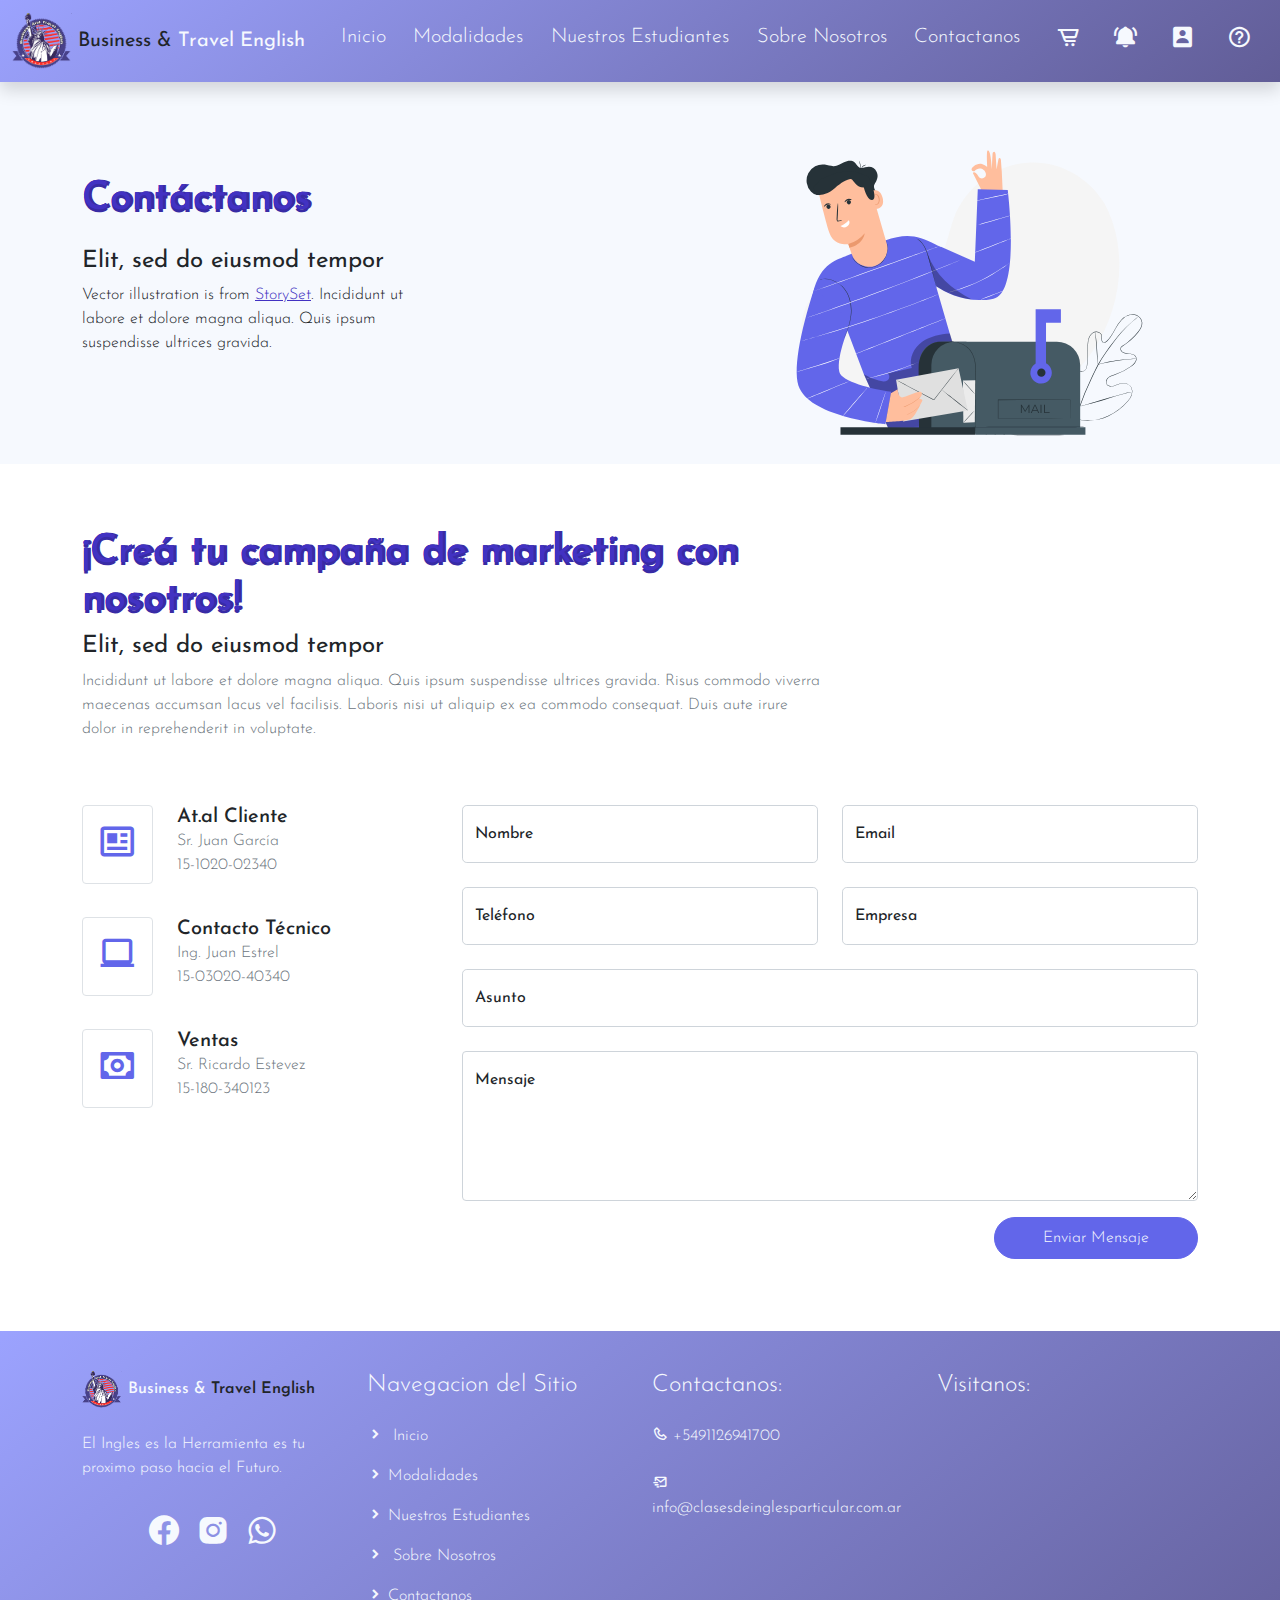
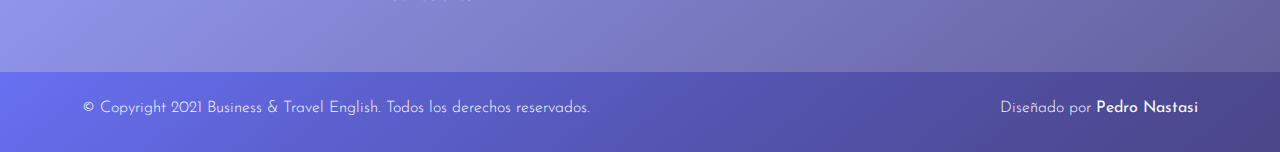
<file: contact.html>
<!DOCTYPE html>     <!----- definición de html 5 -->          
<html lang="es"> 	<!----- definición del lenguaje -->  
					<!------Inicio del  HEAD -->
<head>
  <title>Clases de Ingles Particulares</title>
    <meta charset="utf-8">
    <meta name="viewport" content="width=device-width, initial-scale=1">  
	<!----- viewport para apple device-width = ancho pantalla initial-scale es que inicia sin ningún zoom --> 
    <link rel="apple-touch-icon" href="assets/img/apple-icon.png">
	<!----- icono para apple y safari --> 
    <link rel="shortcut icon" type="image/x-icon" href="assets/img/Favicon.png">
    <!-- Load Require CSS -->
    <link href="assets/css/bootstrap.min.css" rel="stylesheet">
	    <!-- iconos  -->
    <link href="assets/css/boxicon.min.css" rel="stylesheet">
	    <!-- tipo de letra -->
        <link rel="preconnect" href="https://fonts.gstatic.com">
        <link href="https://fonts.googleapis.com/css2?family=Josefin+Sans&display=swap" rel="stylesheet">
		<!-- carga CSS -->
    <link rel="stylesheet" href="assets/css/estilos.css">
</head>

<body>
    <!-- Header -->
    <nav id="main_nav" class="navbar navbar-expand-lg navbar-dark shadow d-flex ">
	
        <!--navbar-expand-lg = envoltorio para que el navbar se estire en lg
        navbar-light = texto negro de la letra
        bg-white = fondo de color blanco
        -->
    
            <div class="container-fluid d-flex justify-content-between" >
            
                <a class="navbar-brand" href="index.html">
                <!--navbar-brand = clase se utiliza para resaltar la marca o logotipo de su página-->	
                        
                        <img src="./assets/img/logo300x300.png" alt="logo" width="60" class="logo"  >
                        
                    <!--	bx bx-buildings = icono del logo de la web: 
                    http://www.unisvg.com/icon-sets/bx/bx-buildings.html 
                    https://boxicons.com/
                    -->
                    
                    <span class="text-dark h7 marca align-middle pl-md-5 ml-md-5 "> <b> Business &</b> </span>
               <span class="text-light h7 marca2 align-middle pl-md-5"> <b>Travel English</b> </span></a>
                    
                <!--	boton de hamburguesa --> 
                    <button class="navbar-toggler" 
                    type="button" data-bs-toggle="collapse" 
                    data-bs-target="#navbar-toggler-success" 
                    aria-controls="navbarSupportedContent" 
                    aria-expanded="false" 
                    aria-label="Toggle navigation">
                    <span class="navbar-toggler-icon">
                    </span>
                </button>
            <!------------------------------------------- Opciones del Menu		-->
            <div class="align-self-center collapse navbar-collapse flex-fill  d-lg-flex justify-content-lg-between" 
            id="navbar-toggler-success">
            
            <!-------collapse navbar-collapse= para agrupar y ocultar el contenido de la barra de navegación 
            por un punto de interrupción principal.
            flex-fill = obliga a que todos los elementos tengan el mismo tamaño de ancho
            d-lg-flex = utilidades para crear un contenedor flexbox y transforme los elementos secundarios 
            directos en elementos flexibles
            -->
                            <div class="flex-fill mb-2 ">
                    <!--	  mx=para clases que establecen tanto *-lefty*-right-->
                            <ul class="nav navbar-nav d-flex justify-content-evenly  text-dark fs-5">
                        <!--   .navbar-nav para una navegación ligera y de altura completa 
                           (incluida la compatibilidad con menús desplegables).-->
                            <li class="nav-item">
                                <a class="nav-link btn-outline-secondary text-light  rounded-pill" href="index.html">Inicio</a>
                            <!-- px = padding y mx es el margin 
                            rounded-pill =genera ese boton con bordes redondeados rounded-circle-->	
                            </li>
                            
                            <li class="nav-item">
                                <a class="nav-link btn-outline-secondary text-light rounded-pill" href="work.html"> Modalidades </a>
                            </li>
                            <li class="nav-item">
                                <a class="nav-link btn-outline-secondary text-light  rounded-pill " href="pricing.html">Nuestros Estudiantes</a>
                            </li>
                            <li class="nav-item">
                                <a class="nav-link btn-outline-secondary text-light rounded-pill"  href="about.html">Sobre Nosotros</a>
                            </li>
                            <li class="nav-item">
                                <a class="nav-link btn-outline-secondary text-light  rounded-pill" href="contact.html">Contactanos</a>
                            </li>
                        </ul>
                    </div>
    
    <!---------------------------------------------------------Fin de las opciones del menu
    ------------------------------------------------------------ Inicio de los iconos del menu-->
                    <div class="navbar align-self-center d-flex">
                        <a class="nav-link" href="#"><i class='bx bx-cart-alt bx-sm text-light bx-burst-hover' ></i></a>
                        <a class="nav-link" href="#"><i class='bx bxs-bell-ring bx-sm bx-tada-hover text-light'></i></a>
                        <a class="nav-link" href="#"><i class='bx bxs-user-rectangle bx-sm text-light bx-spin-hover'></i></a>
                        <a class="nav-link" href="#"><i class='bx bx-help-circle bx-flashing-hover bx-sm text-light' ></i></a>
                        
                        
                       
                        <!--	https://iconify.design/icon-sets/bx/-->
                    </div>
                </div>
            </div>
        </nav>
    <!-- Close Header -->


    <!-- Start Banner Hero -->
    <section class="bg-light">
        <div class="container py-4">
            <div class="row align-items-center justify-content-between">
                <div class="contact-header col-lg-4">
                    <h1 class="h2 pb-3 text-primary">Contáctanos</h1>
                    <h3 class="h4 regular-400">Elit, sed do eiusmod tempor</h3>
                    <p class="light-300">
                        Vector illustration is from <a rel="nofollow" href="https://storyset.com/" target="_blank">StorySet</a>.
                        Incididunt ut labore et dolore magna aliqua. Quis ipsum suspendisse ultrices gravida.
                    </p>
                </div>
                <div class="contact-img col-lg-5 align-items-end col-md-4">
                    <img src="./assets/img/banner-img-01.svg">
                </div>
            </div>
        </div>
    </section>
    <!-- End Banner Hero -->


    <!-- Start Contact -->
    <section class="container py-5">

        <h1 class="col-12 col-xl-8 h2 text-left text-primary pt-3">¡Creá tu campaña de marketing con nosotros!</h1>
        <h2 class="col-12 col-xl-8 h4 text-left regular-400">Elit, sed do eiusmod tempor </h2>
        <p class="col-12 col-xl-8 text-left text-muted pb-5 light-300">
            Incididunt ut labore et dolore magna aliqua. Quis ipsum suspendisse ultrices
            gravida. Risus commodo viverra maecenas accumsan lacus vel facilisis. Laboris
            nisi ut aliquip ex ea commodo consequat. Duis aute irure dolor in reprehenderit
            in voluptate.
        </p>

        <div class="row pb-4">
            <div class="col-lg-4">

                <div class="contact row mb-4">
                    <div class="contact-icon col-lg-3 col-3">
                        <div class="py-3 mb-2 text-center border rounded text-secondary">
                            <i class='display-6 bx bx-news'></i>
                        </div>
                    </div>
                    <ul class="contact-info list-unstyled col-lg-9 col-9  light-300">
                        <li class="h5 mb-0">At.al Cliente</li>
                        <li class="text-muted">Sr. Juan García</li>
                        <li class="text-muted">15-1020-02340</li>
                    </ul>
                </div>

                <div class="contact row mb-4">
                    <div class="contact-icon col-lg-3 col-3">
                        <div class="border py-3 mb-2 text-center border rounded text-secondary">
                            <i class='bx bx-laptop display-6' ></i>
                        </div>
                    </div>
                    <ul class="contact-info list-unstyled col-lg-9 col-9 light-300">
                        <li class="h5 mb-0">Contacto Técnico</li>
                        <li class="text-muted">Ing. Juan Estrel</li>
                        <li class="text-muted">15-03020-40340</li>
                    </ul>
                </div>

                <div class="contact row mb-4">
                    <div class="contact-icon col-lg-3 col-3">
                        <div class="border py-3 mb-2 text-center border rounded text-secondary">
                            <i class='bx bx-money display-6'></i>
                        </div>
                    </div>
                    <ul class="contact-info list-unstyled col-lg-9 col-9 light-300">
                        <li class="h5 mb-0">Ventas</li>
                        <li class="text-muted">Sr. Ricardo Estevez</li>
                        <li class="text-muted">15-180-340123</li>
                    </ul>
                </div>

            </div>


            <!-- Start Contact Form -->
            <div class="col-lg-8 ">
                <form class="contact-form row" method="post" action="#" role="form">

                    <div class="col-lg-6 mb-4">
                        <div class="form-floating">
                            <input type="text" class="form-control form-control-lg light-300" id="floatingname" name="inputname" placeholder="Name">
                            <label for="floatingname light-300">Nombre</label>
                        </div>
                    </div><!-- End Input Name -->

                    <div class="col-lg-6 mb-4">
                        <div class="form-floating">
                            <input type="text" class="form-control form-control-lg light-300" id="floatingemail" name="inputemail" placeholder="Email">
                            <label for="floatingemail light-300">Email</label>
                        </div>
                    </div><!-- End Input Email -->

                    <div class="col-lg-6 mb-4">
                        <div class="form-floating">
                            <input type="text" class="form-control form-control-lg light-300" id="floatingphone" name="inputphone" placeholder="Phone">
                            <label for="floatingphone light-300">Teléfono</label>
                        </div>
                    </div><!-- End Input Phone -->

                    <div class="col-lg-6 mb-4">
                        <div class="form-floating">
                            <input type="text" class="form-control form-control-lg light-300" id="floatingcompany" name="inputcompany" placeholder="Company Name">
                            <label for="floatingcompany light-300">Empresa</label>
                        </div>
                    </div><!-- End Input Company Name -->

                    <div class="col-12">
                        <div class="form-floating mb-4">
                            <input type="text" class="form-control form-control-lg light-300" id="floatingsubject" name="inputsubject" placeholder="Subject">
                            <label for="floatingsubject light-300">Asunto</label>
                        </div>
                    </div><!-- End Input Subject -->

                    <div class="col-12">
                        <div class="form-floating mb-3">
                            <textarea class="form-control light-300" rows="8" placeholder="Message" id="floatingtextarea"></textarea>
                            <label for="floatingtextarea light-300">Mensaje</label>
                        </div>
                    </div><!-- End Textarea Message -->

                    <div class="col-md-12 col-12 m-auto text-end">
                        <button type="submit" class="btn btn-secondary rounded-pill px-md-5 px-4 py-2 radius-0 text-light light-300">Enviar Mensaje</button>
                    </div>

                </form>
            </div>
            <!-- End Contact Form -->


        </div>
    </section>
    <!-- End Contact -->


<!-- Start Footer -->
<footer class="footer-bg pt-4">
    <div class="container">
        <div class="row py-3">

            <div class="col-lg-3 col-10 offset-1 offset-md-0 col-md-12 text-center text-md-start">
                <a class="navbar-brand" href="index.html">
                    <img src="./assets/img/logo300x300.png" alt="logo" width="40" class="logo"  >
                    <span class="text-light h6">Business &</span><span class="text-dark h6 semi-bold-600"> Travel English</span>
                </a>
                <p class="text-light my-lg-4 pb-1 pb-md-2 text-center text-md-start">
                    El Ingles es la Herramienta es tu proximo paso hacia el Futuro. 
                </p>
                <ul class="list-inline footer-icons light-300 text-center">
                    <li class="list-inline-item">
                        <a class="text-light" target="_blank" href="http://facebook.com/">
                            <i class='bx bxl-facebook-circle bx-md' ></i>
                        </a>
                    </li>
                    <li class="list-inline-item">
                        <a class="text-light" target="_blank" href="https://www.linkedin.com/">
                            
                            <i class='bx bxl-instagram-alt bx-md' ></i>
                        </a>
                    </li>
                    <li class="list-inline-item">
                        <a class="text-light" target="_blank" href="https://www.whatsapp.com/">
                            
                            <i class='bx bxl-whatsapp bx-md' ></i>
                        </a>
                    </li>
                   
                </ul>
            </div>

            <div class="col-lg-3 col-md-4 my-sm-0 mt-4">
                <h3 class="h4 pb-lg-3 text-light light-300 text-center text-md-start"> Navegacion del Sitio </h2>
                    <ul class="list-unstyled text-light light-300 text-center text-md-start">
                        <li class="pb-3">
                            <i class='bx-fw bx bxs-chevron-right bx-xs'></i><a class="text-decoration-none text-light" 
                            href="index.html"> Inicio </a>
                        </li>
                        <li class="pb-3">
                            <i class='bx-fw bx bxs-chevron-right bx-xs'></i><a class="text-decoration-none text-light py-1" 
                            href="about.html">Modalidades</a>
                        </li>
                        <li class="pb-3">
                            <i class='bx-fw bx bxs-chevron-right bx-xs'></i><a class="text-decoration-none text-light py-1" 
                            href="work.html">Nuestros Estudiantes </a>
                        </li>
                        <li class="pb-3">
                            <i class='bx-fw bx bxs-chevron-right bx-xs'></i></i><a class="text-decoration-none text-light py-1" 
                            href="pricing.html"> Sobre Nosotros </a>
                        </li>
                        <li class="pb-3">
                            <i class='bx-fw bx bxs-chevron-right bx-xs'></i><a class="text-decoration-none text-light py-1" 
                            href="contact.html">Contactanos</a>
                        </li>
                    </ul>
            </div>
            <div class="col-lg-3 col-md-4 my-sm-0 mt-4 text-center text-md-start">
                <h2 class="h4 pb-lg-3 text-light light-300 "> Contactanos: </h2>
                <ul class="list-unstyled text-light light-300">
                    <li class="pb-4">
                        <i class='bx-fw bx bx-phone bx-xs'></i><a class="text-decoration-none text-light py-1" 
                        href="tel:+5491126941700">+5491126941700</a>
                    </li>
                    <li class="pb-2">
                        <i class='bx-fw bx bx-mail-send bx-xs'></i>
                        <a class="text-decoration-none text-light py-1" href="mailto:info@clasesdeinglesparticular.com.ar">info@clasesdeinglesparticular.com.ar </a>
                    </li>
                </ul>
            </div>

            <div class="col-lg-3 col-md-4 my-sm-0 mt-4 text-center text-md-start">
                <h2 class="h4 pb-lg-3 text-light light-300"> Visitanos: </h2>
                <ul class="list-unstyled text-light light-300">
                    <li class="pb-2">
                        <iframe src="https://www.google.com/maps/embed?pb=!1m18!1m12!1m3!1d3283.965793270001!2d-58.38716608535466!3d-34.60502648045921!2m3!1f0!2f0!3f0!3m2!1i1024!2i768!4f13.1!3m3!1m2!1s0x95bccac5bbc294ad%3A0xa53c8410fee1a9ca!2sTalcahuano%20309%2C%20C1013%20AAG%2C%20Buenos%20Aires!5e0!3m2!1ses-419!2sar!4v1621966088071!5m2!1ses-419!2sar" width="100%" height="200" style=" border-radius: 15px;" allowfullscreen="" loading="lazy"></iframe>
                    </li>
                    
                </ul>
            </div>

        </div>
    </div>

    <div class="w-100 footer-bg py-3">
        <div class="container">
            <div class="row pt-2">
                <div class="col-lg-6 col-sm-12">
                    <p class="text-lg-start text-center text-light light-300">
                        © Copyright 2021 Business & Travel English. Todos los derechos reservados.
                    </p>
                </div>
                <div class="col-lg-6 col-sm-12">
                    <p class="text-lg-end text-center text-light light-300">
                        Diseñado por <a rel="sponsored" class="text-decoration-none text-light" 
                        href="" target="_blank"><strong> Pedro Nastasi</strong></a>
                    </p>
                </div>
            </div>
        </div>
    </div>

</footer>
<!-- End Footer -->



    <!-- Bootstrap -->
    <script src="assets/js/bootstrap.bundle.min.js"></script>


</body>

</html>
</file>
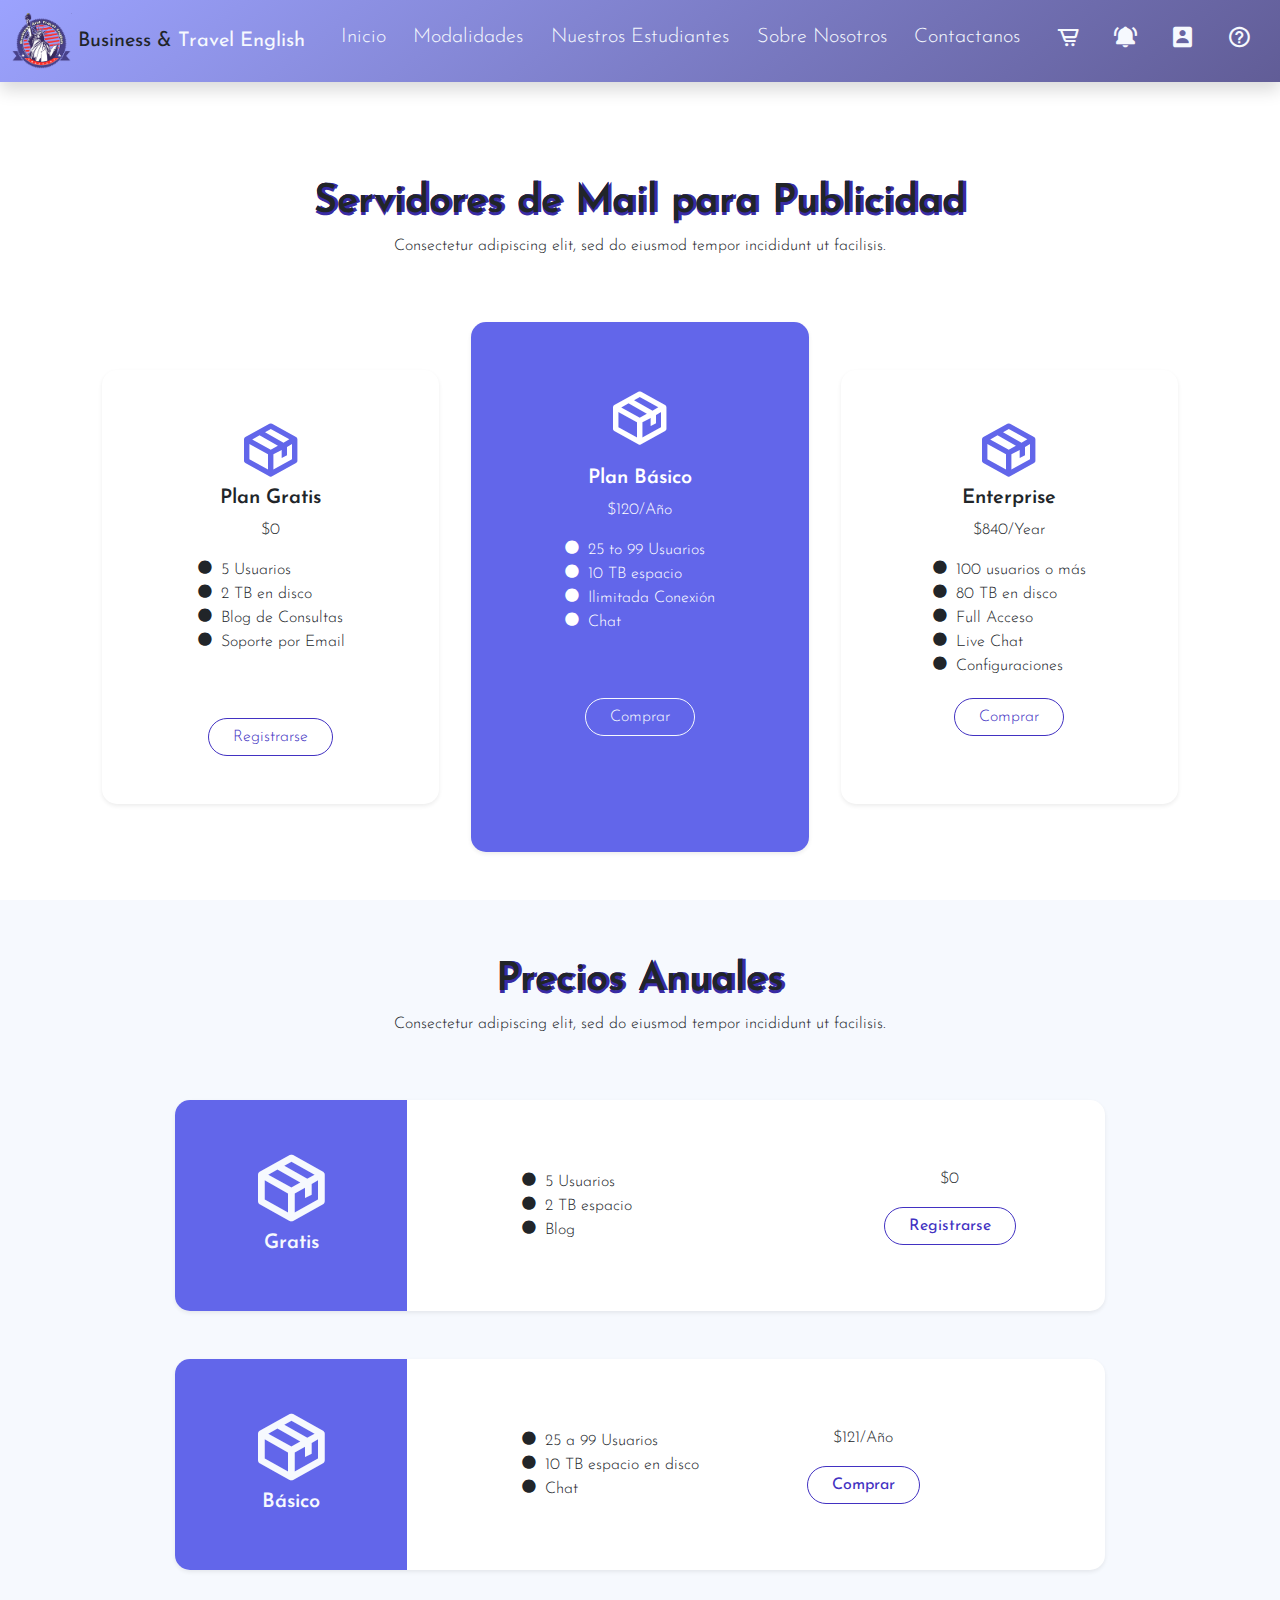
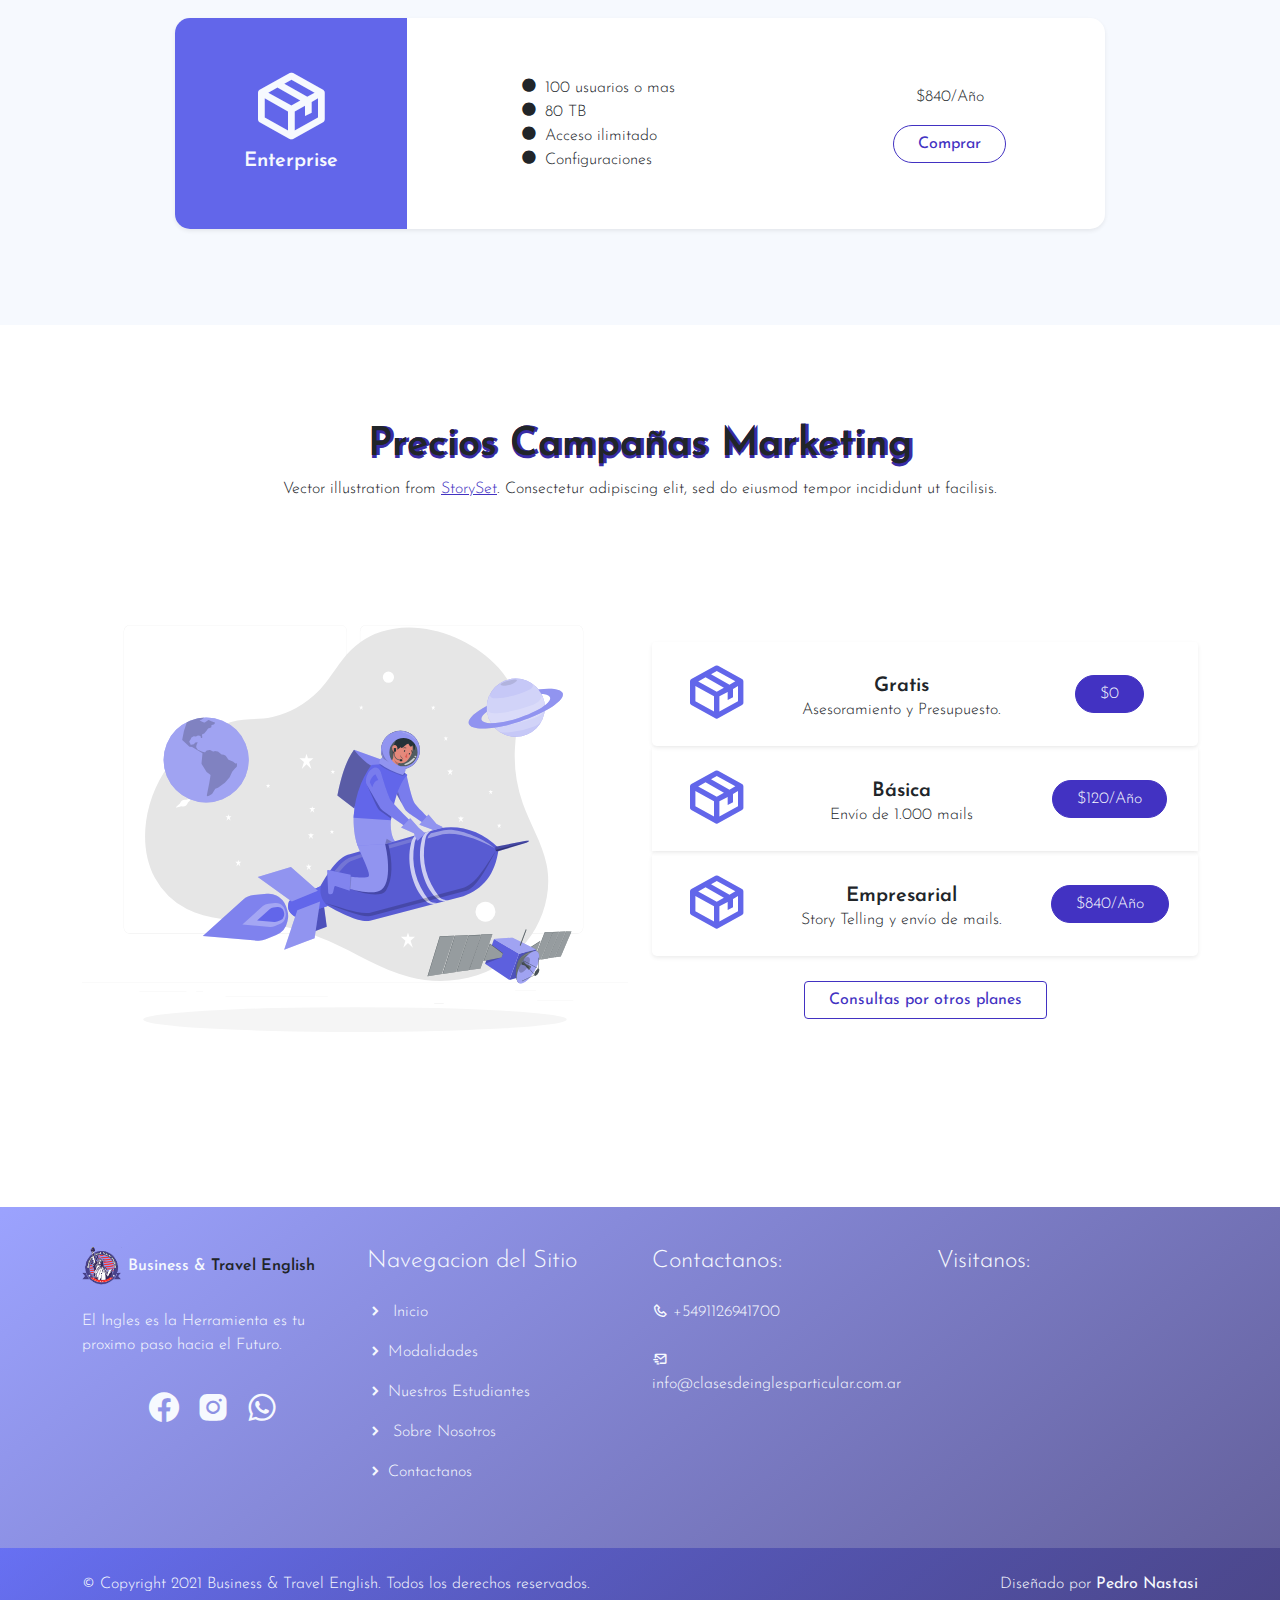
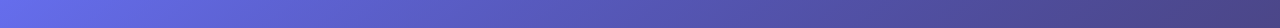
<file: pricing.html>
<!DOCTYPE html>     <!----- definición de html 5 -->          
<html lang="es"> 	<!----- definición del lenguaje -->  
					<!------Inicio del  HEAD -->
<head>
  <title>Clases de Ingles Particulares</title>
    <meta charset="utf-8">
    <meta name="viewport" content="width=device-width, initial-scale=1">  
	<!----- viewport para apple device-width = ancho pantalla initial-scale es que inicia sin ningún zoom --> 
    <link rel="apple-touch-icon" href="assets/img/apple-icon.png">
	<!----- icono para apple y safari --> 
    <link rel="shortcut icon" type="image/x-icon" href="assets/img/Favicon.png">
    <!-- Load Require CSS -->
    <link href="assets/css/bootstrap.min.css" rel="stylesheet">
	    <!-- iconos  -->
    <link href="assets/css/boxicon.min.css" rel="stylesheet">
	    <!-- tipo de letra -->
        <link rel="preconnect" href="https://fonts.gstatic.com">
        <link href="https://fonts.googleapis.com/css2?family=Josefin+Sans&display=swap" rel="stylesheet">
		<!-- carga CSS -->
    <link rel="stylesheet" href="assets/css/estilos.css">
</head>

<body>
    <!-- Header -->
    <nav id="main_nav" class="navbar navbar-expand-lg navbar-dark shadow d-flex ">
	
        <!--navbar-expand-lg = envoltorio para que el navbar se estire en lg
        navbar-light = texto negro de la letra
        bg-white = fondo de color blanco
        -->
    
            <div class="container-fluid d-flex justify-content-between" >
            
                <a class="navbar-brand" href="index.html">
                <!--navbar-brand = clase se utiliza para resaltar la marca o logotipo de su página-->	
                        
                        <img src="./assets/img/logo300x300.png" alt="logo" width="60" class="logo"  >
                        
                    <!--	bx bx-buildings = icono del logo de la web: 
                    http://www.unisvg.com/icon-sets/bx/bx-buildings.html 
                    https://boxicons.com/
                    -->
                    
                    <span class="text-dark h7 marca align-middle pl-md-5 ml-md-5 "> <b> Business &</b> </span>
               <span class="text-light h7 marca2 align-middle pl-md-5"> <b>Travel English</b> </span></a>
                    
                <!--	boton de hamburguesa --> 
                    <button class="navbar-toggler" 
                    type="button" data-bs-toggle="collapse" 
                    data-bs-target="#navbar-toggler-success" 
                    aria-controls="navbarSupportedContent" 
                    aria-expanded="false" 
                    aria-label="Toggle navigation">
                    <span class="navbar-toggler-icon">
                    </span>
                </button>
            <!------------------------------------------- Opciones del Menu		-->
            <div class="align-self-center collapse navbar-collapse flex-fill  d-lg-flex justify-content-lg-between" 
            id="navbar-toggler-success">
            
            <!-------collapse navbar-collapse= para agrupar y ocultar el contenido de la barra de navegación 
            por un punto de interrupción principal.
            flex-fill = obliga a que todos los elementos tengan el mismo tamaño de ancho
            d-lg-flex = utilidades para crear un contenedor flexbox y transforme los elementos secundarios 
            directos en elementos flexibles
            -->
                            <div class="flex-fill mb-2 ">
                    <!--	  mx=para clases que establecen tanto *-lefty*-right-->
                            <ul class="nav navbar-nav d-flex justify-content-evenly  text-dark fs-5">
                        <!--   .navbar-nav para una navegación ligera y de altura completa 
                           (incluida la compatibilidad con menús desplegables).-->
                            <li class="nav-item">
                                <a class="nav-link btn-outline-secondary text-light  rounded-pill" href="index.html">Inicio</a>
                            <!-- px = padding y mx es el margin 
                            rounded-pill =genera ese boton con bordes redondeados rounded-circle-->	
                            </li>
                            
                            <li class="nav-item">
                                <a class="nav-link btn-outline-secondary text-light rounded-pill" href="work.html"> Modalidades </a>
                            </li>
                            <li class="nav-item">
                                <a class="nav-link btn-outline-secondary text-light  rounded-pill " href="pricing.html">Nuestros Estudiantes</a>
                            </li>
                            <li class="nav-item">
                                <a class="nav-link btn-outline-secondary text-light rounded-pill"  href="about.html">Sobre Nosotros</a>
                            </li>
                            <li class="nav-item">
                                <a class="nav-link btn-outline-secondary text-light  rounded-pill" href="contact.html">Contactanos</a>
                            </li>
                        </ul>
                    </div>
    
    <!---------------------------------------------------------Fin de las opciones del menu
    ------------------------------------------------------------ Inicio de los iconos del menu-->
                    <div class="navbar align-self-center d-flex">
                        <a class="nav-link" href="#"><i class='bx bx-cart-alt bx-sm text-light bx-burst-hover' ></i></a>
                        <a class="nav-link" href="#"><i class='bx bxs-bell-ring bx-sm bx-tada-hover text-light'></i></a>
                        <a class="nav-link" href="#"><i class='bx bxs-user-rectangle bx-sm text-light bx-spin-hover'></i></a>
                        <a class="nav-link" href="#"><i class='bx bx-help-circle bx-flashing-hover bx-sm text-light' ></i></a>
                        
                        
                       
                        <!--	https://iconify.design/icon-sets/bx/-->
                    </div>
                </div>
            </div>
        </nav>
    <!-- Close Header -->


    <!-- Start pricing -->
    <div class="container-lg py-5">
        <div class="col-md-12 m-auto text-center py-5">
            <h1 class="pricing-header h2 semi-bold-600">Servidores de Mail para Publicidad</h1>
            <p class="pricing-footer">
                Consectetur adipiscing elit, sed do eiusmod tempor incididunt ut facilisis.
            </p>
        </div>


        <div class="row px-lg-3">


            <div class="col-md-4 pb-5 pt-sm-0 mt-5 px-xl-3">
                <div class="pricing-table card h-100 shadow-sm border-0 py-5">
                    <div class="pricing-table-body card-body rounded-pill text-center align-self-center p-md-0">
                        <i class="pricing-table-icon display-3 bx bx-package text-secondary"></i>
                        <h2 class="pricing-table-heading h5 semi-bold-600">Plan Gratis</h2>
                        <p>$0</p>
                        <ul class="pricing-table-body text-start text-dark px-4 list-unstyled light-300">
                            <li><i class="bx bxs-circle me-2"></i>5 Usuarios</li>
                            <li><i class="bx bxs-circle me-2"></i>2 TB en disco</li>
                            <li><i class="bx bxs-circle me-2"></i>Blog de Consultas</li>
                            <li><i class="bx bxs-circle me-2"></i>Soporte por Email</li>
                        </ul>
                        <div class="pricing-table-footer pt-5">
                            <a href="#" class="btn rounded-pill px-4 btn-outline-primary light-300">Registrarse</a>
                        </div>
                    </div>
                </div>
            </div>


            <div class="col-md-4 pt-sm-0 pt-3 px-xl-3">
                <div class="pricing-table card bg-secondary h-100 card-rounded shadow-sm border-0 py-5">
                    <div class="pricing-table-body card-body text-center text-white align-self-center p-md-0">
                        <i class="pricing-table-icon display-3 bx bx-package text-white py-3"></i>
                        <h2 class="pricing-table-heading h5 semi-bold-600">Plan Básico</h2>
                        <p>$120/Año</p>
                        <ul class="pricing-table-list text-start text-dark px-4 list-unstyled light-300">
                            <li class="text-white"><i class="bx bxs-circle me-2"></i>25 to 99 Usuarios</li>
                            <li class="text-white"><i class="bx bxs-circle me-2"></i>10 TB espacio</li>
                            <li class="text-white"><i class="bx bxs-circle me-2"></i>Ilimitada Conexión</li>
                            <li class="text-white"><i class="bx bxs-circle me-2"></i>Chat</li>
                        </ul>
                        <div class="pricing-table-footer pt-5 pb-2">
                            <a href="#" class="btn rounded-pill px-4 btn-outline-light light-300">Comprar</a>
                        </div>
                    </div>
                </div>
            </div>


            <div class="col-md-4 pb-5 pt-sm-0 mt-5 px-xl-3">
                <div class="pricing-table card h-100 shadow-sm border-0 py-5">
                    <div class="pricing-table-body card-body text-center align-self-center p-md-0">
                        <i class="pricing-table-icon display-3 bx bx-package text-secondary"></i>
                        <h2 class="pricing-table-heading h5 semi-bold-600">Enterprise</h2>
                        <p>$840/Year</p>
                        <ul class="pricing-table-list text-start text-dark px-4 list-unstyled light-300">
                            <li><i class="bx bxs-circle me-2"></i>100 usuarios o más</li>
                            <li><i class="bx bxs-circle me-2"></i>80 TB en disco</li>
                            <li><i class="bx bxs-circle me-2"></i>Full Acceso</li>
                            <li><i class="bx bxs-circle me-2"></i>Live Chat</li>
                            <li><i class="bx bxs-circle me-2"></i>Configuraciones</li>
                        </ul>
                        <div class="pricing-table-footer pt-1">
                            <a href="#" class="btn rounded-pill px-4 btn-outline-primary light-300">Comprar</a>
                        </div>
                    </div>
                </div>
            </div>


        </div>
    </div>
    <!-- End Content -->





    <!-- Start Pricing Horizontal Section -->
    <section class="bg-light pt-sm-0 py-5">
        <div class="container py-5">

            <h1 class="h2 semi-bold-600 text-center mt-2">Precios Anuales</h1>
            <p class="text-center pb-5 light-300">Consectetur adipiscing elit, sed do eiusmod tempor incididunt ut facilisis.</p>

            <!-- Start Pricing Horizontal -->
            <div class="pricing-horizontal row col-10 m-auto d-flex shadow-sm rounded overflow-hidden bg-white">
                <div class="pricing-horizontal-icon col-md-3 text-center bg-secondary text-light py-4">
                    <i class="display-1 bx bx-package pt-4"></i>
                    <h5 class="h5 semi-bold-600 pb-4 light-300">Gratis</h5>
                </div>
                <div class="pricing-horizontal-body offset-lg-1 col-md-5 col-lg-4 d-flex align-items-center pl-5 pt-lg-0 pt-4">
                    <ul class="text-left px-4 list-unstyled mb-0 light-300">
                        <li><i class="bx bxs-circle me-2"></i>5 Usuarios</li>
                        <li><i class="bx bxs-circle me-2"></i>2 TB espacio</li>
                        <li><i class="bx bxs-circle me-2"></i>Blog</li>
                    </ul>
                </div>
                <div class="pricing-horizontal-tag col-md-4 text-center pt-3 d-flex align-items-center">
                    <div class="w-100 light-300">
                        <p>$0</p>
                        <a href="#" class="btn rounded-pill px-4 btn-outline-primary mb-3">Registrarse</a>
                    </div>
                </div>
            </div>
            <!-- End Pricing Horizontal -->

            <!-- Start Pricing Horizontal -->
            <div class="pricing-horizontal row col-10 m-auto d-flex shadow-sm rounded overflow-hidden my-5 bg-white">
                <div class="pricing-horizontal-icon col-md-3 text-center bg-secondary text-light py-4">
                    <i class="display-1 bx bx-package pt-4"></i>
                    <h5 class="h5 semi-bold-600 pb-4 light-300">Básico</h5>
                </div>
                <div class="pricing-horizontal-body offset-lg-1 col-md-5 col-lg-4 d-flex align-items-center pl-5 pt-lg-0 pt-4">
                    <ul class="text-left px-4 list-unstyled mb-0 light-300">
                        <li><i class="bx bxs-circle me-2"></i>25 a 99 Usuarios</li>
                        <li><i class="bx bxs-circle me-2"></i>10 TB espacio en disco</li>
                        <li><i class="bx bxs-circle me-2"></i>Chat</li>
                    </ul>
                </div>
                <div class="pricing-horizontal-tag col-md-4 text-center pt-3 d-flex align-items-center">
                    <div class="sw-100 light-300">
                        <p>$121/Año</p>
                        <a href="#" class="btn rounded-pill px-4 btn-outline-primary mb-3">Comprar</a>
                    </div>
                </div>
            </div>
            <!-- End Pricing Horizontal -->

            <!-- Start Pricing Horizontal -->
            <div class="pricing-horizontal row col-10 m-auto d-flex shadow-sm rounded overflow-hidden bg-white">
                <div class="pricing-horizontal-icon col-md-3 text-center bg-secondary text-light py-4">
                    <i class="display-1 bx bx-package pt-4"></i>
                    <h5 class="h5 semi-bold-600 pb-4 light-300">Enterprise</h5>
                </div>
                <div class="pricing-horizontal-body offset-lg-1 col-md-5 col-lg-4 d-flex align-items-center pl-5 pt-lg-0 pt-4">
                    <ul class="text-left px-4 list-unstyled mb-0 light-300">
                        <li><i class="bx bxs-circle me-2"></i>100 usuarios o mas</li>
                        <li><i class="bx bxs-circle me-2"></i>80 TB</li>
                        <li><i class="bx bxs-circle me-2"></i>Acceso ilimitado</li>
                        <li><i class="bx bxs-circle me-2"></i>Configuraciones</li>
                    </ul>
                </div>
                <div class="pricing-horizontal-tag col-md-4 text-center pt-3 d-flex align-items-center">
                    <div class="w-100 light-300">
                        <p>$840/Año</p>
                        <a href="#" class="btn rounded-pill px-4 btn-outline-primary mb-3">Comprar</a>
                    </div>
                </div>
            </div>
            <!-- End Pricing Horizontal -->

        </div>
    </section>
    <!--End Pricing Horizontal Section-->

    <section class="container py-5">

        <h1 class="h2 semi-bold-600 text-center pt-5">Precios Campañas Marketing</h1>
        <p class="text-center pb-5 light-300">
            Vector illustration from <a rel="nofollow" href="https://storyset.com/" target="_blank">StorySet</a>.
            Consectetur adipiscing elit, sed do eiusmod tempor incididunt ut facilisis.
        </p>

        <div class="row d-flex align-items-center pb-5">

            <div class="col-lg-6 offset-lg-0 col-md-8 offset-md-2">
                <img class="rounded float-right" src="./assets/img/pricing.svg">
            </div>

            <div class="col-lg-6">

                <!-- Start Pricing List -->
                <div class="pricing-list shadow-sm rounded-top rounded-3 py-sm-0 py-5">
                    <div class="row p-2">
                        <div class="pricing-list-icon col-3 text-center m-auto text-secondary ml-5 py-2">
                            <i class="display-3 bx bx-package"></i>
                        </div>
                        <div class="pricing-list-body col-md-5 align-items-center pl-3 pt-2">
                            <ul class="list-unstyled text-center light-300">
                                <li class="h5 semi-bold-600 mb-0 mt-3">Gratis</li>
                                <li>Asesoramiento y Presupuesto.</li>
                            </ul>
                        </div>
                        <div class="pricing-list-footer col-4 text-center m-auto align-items-center">
                            <a href="#" class="btn rounded-pill px-4 btn-primary light-300">$0</a>
                        </div>
                    </div>
                </div>
                <!-- End Pricing List -->

                <!-- Start Pricing List -->
                <div class="pricing-list shadow-sm py-sm-0 py-5">
                    <div class="row p-2">
                        <div class="pricing-list-icon col-3 text-center m-auto text-secondary ml-5 py-2">
                            <i class="display-3 bx bx-package"></i>
                        </div>
                        <div class="pricing-list-body col-md-5 align-items-center pl-3 pt-2">
                            <ul class="list-unstyled text-center light-300">
                                <li class="h5 semi-bold-600 mb-0 mt-3">Básica</li>
                                <li>Envío de 1.000 mails</li>
                            </ul>
                        </div>
                        <div class="pricing-list-footer col-sm-4 col-5 text-center m-auto align-items-center">
                            <a href="#" class="btn rounded-pill px-4 btn-primary light-300">$120/Año</a>
                        </div>
                    </div>
                </div>
                <!-- End Pricing List -->

                <!-- Start Pricing List -->
                <div class="pricing-list shadow-sm rounded-botton rounded-3 py-sm-0 py-5">
                    <div class="row p-2">
                        <div class="pricing-list-icon col-sm-3 text-center m-auto text-secondary ml-5 py-2">
                            <i class="display-3 bx bx-package"></i>
                        </div>
                        <div class="pricing-list-body col-md-5 align-items-center pl-3 pt-2">
                            <ul class="list-unstyled text-center light-300">
                                <li class="h5 semi-bold-600 mb-0 mt-3">Empresarial</li>
                                <li>Story Telling y envío de mails.</li>
                            </ul>
                        </div>
                        <div class="pricing-list-footer col-sm-4 col-5 text-center m-auto align-items-center">
                            <a href="#" class="btn rounded-pill px-4 btn-primary light-300">$840/Año</a>
                        </div>
                    </div>
                </div>
                <!-- End Pricing List -->
                <p class="text-center"><a class="btn px-4 mt-4 mx-auto btn-outline-primary" href="#">Consultas por otros planes</a></p>


            </div>
        </div>
    </section>


<!-- Start Footer -->
<footer class="footer-bg pt-4">
    <div class="container">
        <div class="row py-3">

            <div class="col-lg-3 col-10 offset-1 offset-md-0 col-md-12 text-center text-md-start">
                <a class="navbar-brand" href="index.html">
                    <img src="./assets/img/logo300x300.png" alt="logo" width="40" class="logo"  >
                    <span class="text-light h6">Business &</span><span class="text-dark h6 semi-bold-600"> Travel English</span>
                </a>
                <p class="text-light my-lg-4 pb-1 pb-md-2 text-center text-md-start">
                    El Ingles es la Herramienta es tu proximo paso hacia el Futuro. 
                </p>
                <ul class="list-inline footer-icons light-300 text-center">
                    <li class="list-inline-item">
                        <a class="text-light" target="_blank" href="http://facebook.com/">
                            <i class='bx bxl-facebook-circle bx-md' ></i>
                        </a>
                    </li>
                    <li class="list-inline-item">
                        <a class="text-light" target="_blank" href="https://www.linkedin.com/">
                            
                            <i class='bx bxl-instagram-alt bx-md' ></i>
                        </a>
                    </li>
                    <li class="list-inline-item">
                        <a class="text-light" target="_blank" href="https://www.whatsapp.com/">
                            
                            <i class='bx bxl-whatsapp bx-md' ></i>
                        </a>
                    </li>
                   
                </ul>
            </div>

            <div class="col-lg-3 col-md-4 my-sm-0 mt-4">
                <h3 class="h4 pb-lg-3 text-light light-300 text-center text-md-start"> Navegacion del Sitio </h2>
                    <ul class="list-unstyled text-light light-300 text-center text-md-start">
                        <li class="pb-3">
                            <i class='bx-fw bx bxs-chevron-right bx-xs'></i><a class="text-decoration-none text-light" 
                            href="index.html"> Inicio </a>
                        </li>
                        <li class="pb-3">
                            <i class='bx-fw bx bxs-chevron-right bx-xs'></i><a class="text-decoration-none text-light py-1" 
                            href="about.html">Modalidades</a>
                        </li>
                        <li class="pb-3">
                            <i class='bx-fw bx bxs-chevron-right bx-xs'></i><a class="text-decoration-none text-light py-1" 
                            href="work.html">Nuestros Estudiantes </a>
                        </li>
                        <li class="pb-3">
                            <i class='bx-fw bx bxs-chevron-right bx-xs'></i></i><a class="text-decoration-none text-light py-1" 
                            href="pricing.html"> Sobre Nosotros </a>
                        </li>
                        <li class="pb-3">
                            <i class='bx-fw bx bxs-chevron-right bx-xs'></i><a class="text-decoration-none text-light py-1" 
                            href="contact.html">Contactanos</a>
                        </li>
                    </ul>
            </div>
            <div class="col-lg-3 col-md-4 my-sm-0 mt-4 text-center text-md-start">
                <h2 class="h4 pb-lg-3 text-light light-300 "> Contactanos: </h2>
                <ul class="list-unstyled text-light light-300">
                    <li class="pb-4">
                        <i class='bx-fw bx bx-phone bx-xs'></i><a class="text-decoration-none text-light py-1" 
                        href="tel:+5491126941700">+5491126941700</a>
                    </li>
                    <li class="pb-2">
                        <i class='bx-fw bx bx-mail-send bx-xs'></i>
                        <a class="text-decoration-none text-light py-1" href="mailto:info@clasesdeinglesparticular.com.ar">info@clasesdeinglesparticular.com.ar </a>
                    </li>
                </ul>
            </div>

            <div class="col-lg-3 col-md-4 my-sm-0 mt-4 text-center text-md-start">
                <h2 class="h4 pb-lg-3 text-light light-300"> Visitanos: </h2>
                <ul class="list-unstyled text-light light-300">
                    <li class="pb-2">
                        <iframe src="https://www.google.com/maps/embed?pb=!1m18!1m12!1m3!1d3283.965793270001!2d-58.38716608535466!3d-34.60502648045921!2m3!1f0!2f0!3f0!3m2!1i1024!2i768!4f13.1!3m3!1m2!1s0x95bccac5bbc294ad%3A0xa53c8410fee1a9ca!2sTalcahuano%20309%2C%20C1013%20AAG%2C%20Buenos%20Aires!5e0!3m2!1ses-419!2sar!4v1621966088071!5m2!1ses-419!2sar" width="100%" height="200" style=" border-radius: 15px;" allowfullscreen="" loading="lazy"></iframe>
                    </li>
                    
                </ul>
            </div>

        </div>
    </div>

    <div class="w-100 footer-bg py-3">
        <div class="container">
            <div class="row pt-2">
                <div class="col-lg-6 col-sm-12">
                    <p class="text-lg-start text-center text-light light-300">
                        © Copyright 2021 Business & Travel English. Todos los derechos reservados.
                    </p>
                </div>
                <div class="col-lg-6 col-sm-12">
                    <p class="text-lg-end text-center text-light light-300">
                        Diseñado por <a rel="sponsored" class="text-decoration-none text-light" 
                        href="" target="_blank"><strong> Pedro Nastasi</strong></a>
                    </p>
                </div>
            </div>
        </div>
    </div>

</footer>
<!-- End Footer -->




    <!-- Bootstrap -->
    <script src="assets/js/bootstrap.bundle.min.js"></script>


</body>

</html>
</file>
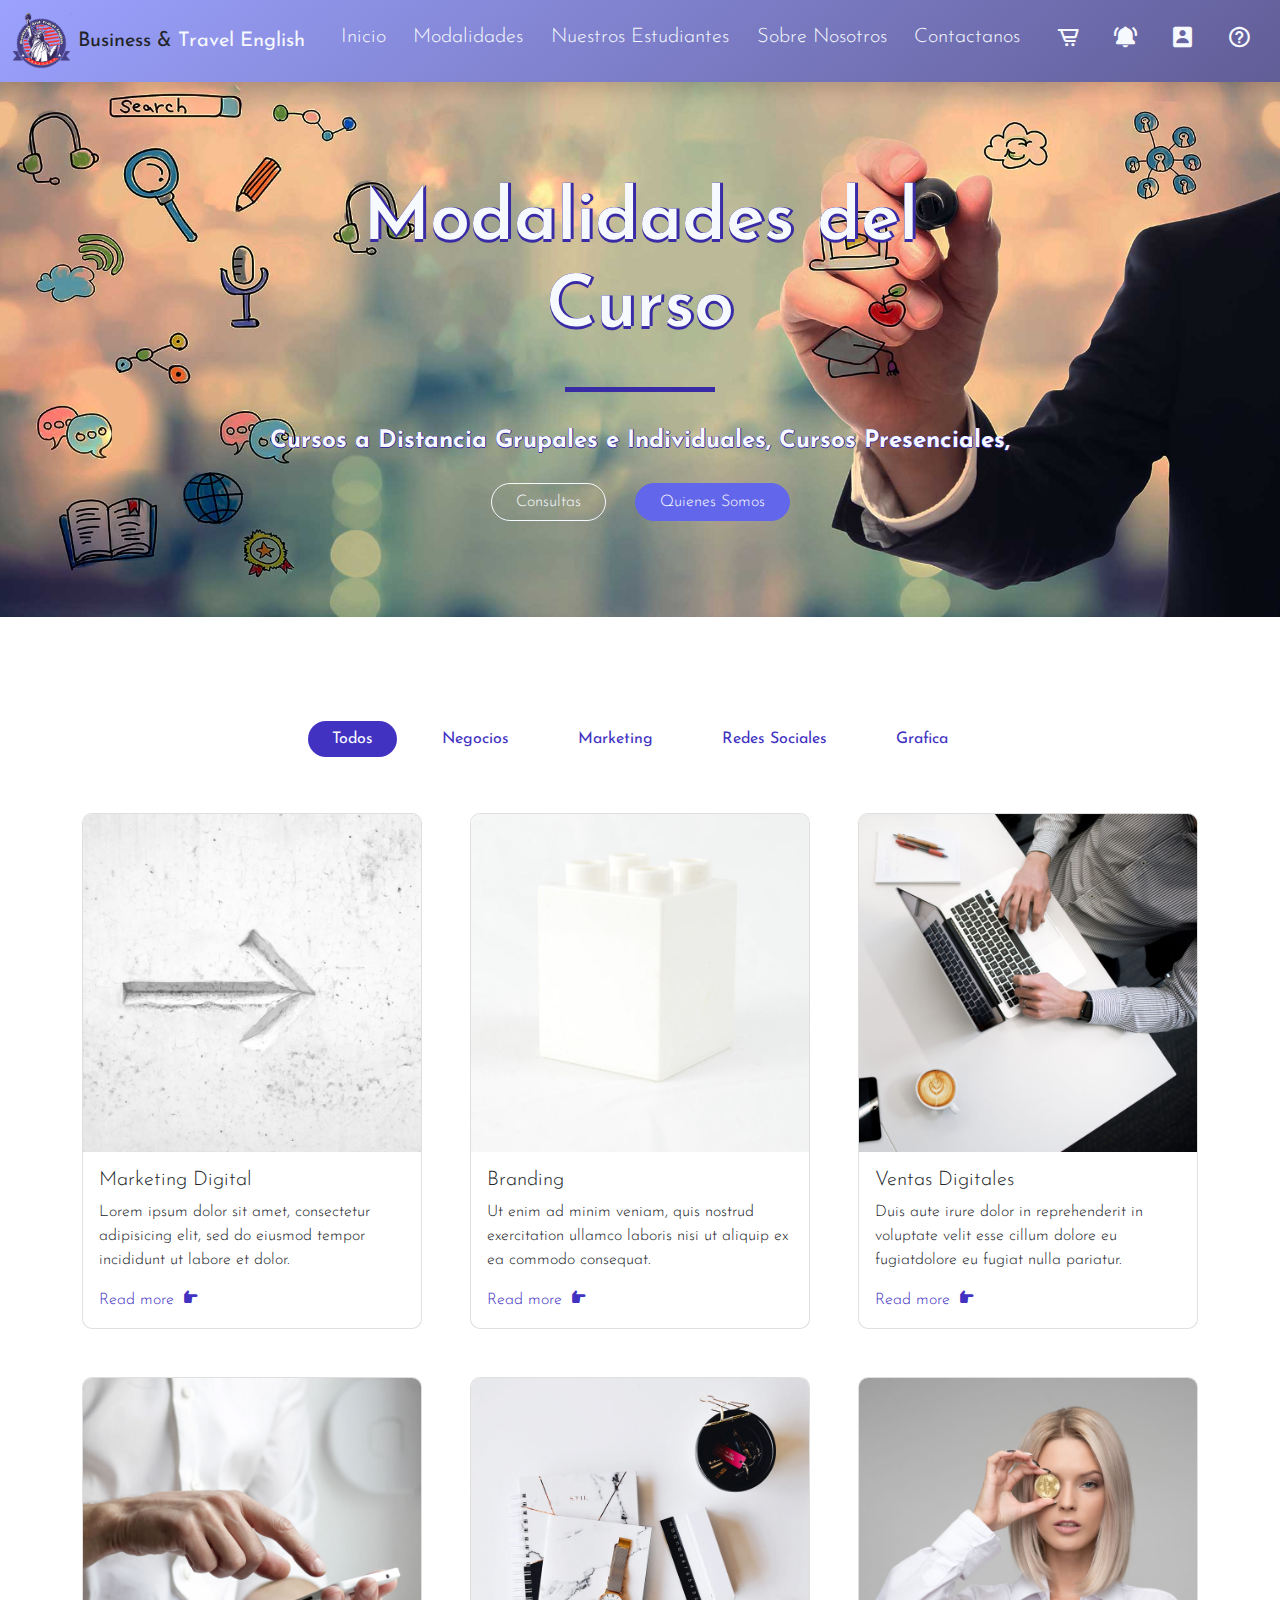
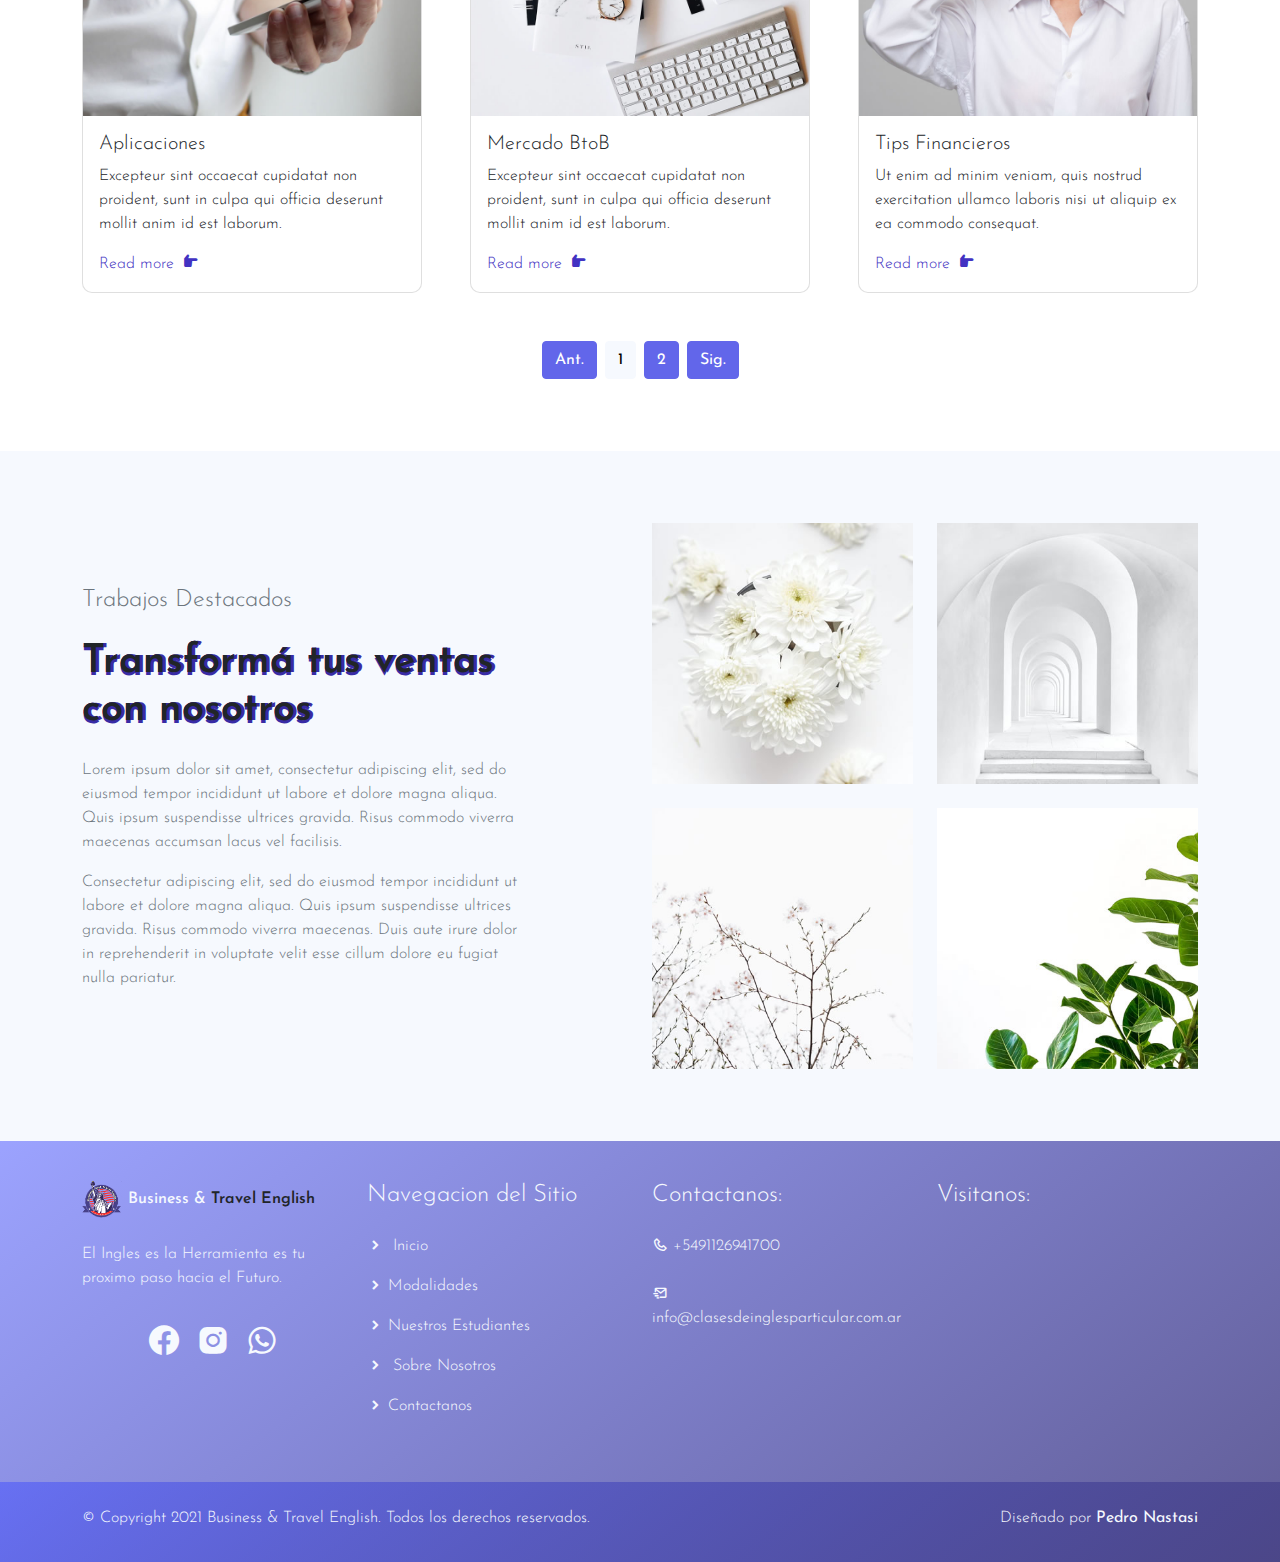
<file: work.html>
<!DOCTYPE html>     <!----- definición de html 5 -->          
<html lang="es"> 	<!----- definición del lenguaje -->  
					<!------Inicio del  HEAD -->
<head>
  <title>Clases de Ingles Particulares</title>
    <meta charset="utf-8">
    <meta name="viewport" content="width=device-width, initial-scale=1">  
	<!----- viewport para apple device-width = ancho pantalla initial-scale es que inicia sin ningún zoom --> 
    <link rel="apple-touch-icon" href="assets/img/apple-icon.png">
	<!----- icono para apple y safari --> 
    <link rel="shortcut icon" type="image/x-icon" href="assets/img/Favicon.png">
    <!-- Load Require CSS -->
    <link href="assets/css/bootstrap.min.css" rel="stylesheet">
	    <!-- iconos  -->
    <link href="assets/css/boxicon.min.css" rel="stylesheet">
	    <!-- tipo de letra -->
        <link rel="preconnect" href="https://fonts.gstatic.com">
        <link href="https://fonts.googleapis.com/css2?family=Josefin+Sans&display=swap" rel="stylesheet">
		<!-- carga CSS -->
    <link rel="stylesheet" href="assets/css/estilos.css">
</head>

<body>
    <!-- Header -->
    <nav id="main_nav" class="navbar navbar-expand-lg navbar-dark shadow d-flex ">
	
        <!--navbar-expand-lg = envoltorio para que el navbar se estire en lg
        navbar-light = texto negro de la letra
        bg-white = fondo de color blanco
        -->
    
            <div class="container-fluid d-flex justify-content-between" >
            
                <a class="navbar-brand" href="index.html">
                <!--navbar-brand = clase se utiliza para resaltar la marca o logotipo de su página-->	
                        
                        <img src="./assets/img/logo300x300.png" alt="logo" width="60" class="logo"  >
                        
                    <!--	bx bx-buildings = icono del logo de la web: 
                    http://www.unisvg.com/icon-sets/bx/bx-buildings.html 
                    https://boxicons.com/
                    -->
                    
                    <span class="text-dark h7 marca align-middle pl-md-5 ml-md-5 "> <b> Business &</b> </span>
               <span class="text-light h7 marca2 align-middle pl-md-5"> <b>Travel English</b> </span></a>
                    
                <!--	boton de hamburguesa --> 
                    <button class="navbar-toggler" 
                    type="button" data-bs-toggle="collapse" 
                    data-bs-target="#navbar-toggler-success" 
                    aria-controls="navbarSupportedContent" 
                    aria-expanded="false" 
                    aria-label="Toggle navigation">
                    <span class="navbar-toggler-icon">
                    </span>
                </button>
            <!------------------------------------------- Opciones del Menu		-->
            <div class="align-self-center collapse navbar-collapse flex-fill  d-lg-flex justify-content-lg-between" 
            id="navbar-toggler-success">
            
            <!-------collapse navbar-collapse= para agrupar y ocultar el contenido de la barra de navegación 
            por un punto de interrupción principal.
            flex-fill = obliga a que todos los elementos tengan el mismo tamaño de ancho
            d-lg-flex = utilidades para crear un contenedor flexbox y transforme los elementos secundarios 
            directos en elementos flexibles
            -->
                            <div class="flex-fill mb-2 ">
                    <!--	  mx=para clases que establecen tanto *-lefty*-right-->
                            <ul class="nav navbar-nav d-flex justify-content-evenly  text-dark fs-5">
                        <!--   .navbar-nav para una navegación ligera y de altura completa 
                           (incluida la compatibilidad con menús desplegables).-->
                            <li class="nav-item">
                                <a class="nav-link btn-outline-secondary text-light  rounded-pill" href="index.html">Inicio</a>
                            <!-- px = padding y mx es el margin 
                            rounded-pill =genera ese boton con bordes redondeados rounded-circle-->	
                            </li>
                            
                            <li class="nav-item">
                                <a class="nav-link btn-outline-secondary text-light rounded-pill" href="work.html"> Modalidades </a>
                            </li>
                            <li class="nav-item">
                                <a class="nav-link btn-outline-secondary text-light  rounded-pill " href="pricing.html">Nuestros Estudiantes</a>
                            </li>
                            <li class="nav-item">
                                <a class="nav-link btn-outline-secondary text-light rounded-pill"  href="about.html">Sobre Nosotros</a>
                            </li>
                            <li class="nav-item">
                                <a class="nav-link btn-outline-secondary text-light  rounded-pill" href="contact.html">Contactanos</a>
                            </li>
                        </ul>
                    </div>
    
    <!---------------------------------------------------------Fin de las opciones del menu
    ------------------------------------------------------------ Inicio de los iconos del menu-->
                    <div class="navbar align-self-center d-flex">
                        <a class="nav-link" href="#"><i class='bx bx-cart-alt bx-sm text-light bx-burst-hover' ></i></a>
                        <a class="nav-link" href="#"><i class='bx bxs-bell-ring bx-sm bx-tada-hover text-light'></i></a>
                        <a class="nav-link" href="#"><i class='bx bxs-user-rectangle bx-sm text-light bx-spin-hover'></i></a>
                        <a class="nav-link" href="#"><i class='bx bx-help-circle bx-flashing-hover bx-sm text-light' ></i></a>
                        
                        
                       
                        <!--	https://iconify.design/icon-sets/bx/-->
                    </div>
                </div>
            </div>
        </nav>
    <!-- Close Header -->


    <!-- Start Banner Hero -->
    <div id="work_banner" class="banner-wrapper bg-light w-100 py-5 ">
        <div class="banner-vertical-center-work container text-light d-flex justify-content-center align-items-center py-5 p-0">
            <div class="banner-content col-lg-8 col-12 m-lg-auto text-center">
                <h1 class="banner-heading display-2 pb-5 semi-bold-600 typo-space-line-center"> Modalidades del Curso</h1>
                <h3 class="h4 pb-2 regular-400"></h3>
                <p class="banner-body pb-2 light-300 fw-bold fs-4">
                                        Cursos a Distancia Grupales e Individuales, Cursos Presenciales,
                </p>
               <a href="contact.html"><button type="submit" class="btn rounded-pill btn-outline-light px-4 me-4 light-300">Consultas</button></a>
             <a href="about.html"><button type="submit" class="btn rounded-pill btn-secondary text-light px-4 light-300">Quienes Somos</button></a>
            </div>
        </div>
    </div>
    <!-- End Banner Hero -->

    <!-- Start Our Work -->
    <section class="container py-5">
        <div class="row justify-content-center my-5">
            <div class="filter-btns shadow-md rounded-pill text-center col-auto">
                <a class="filter-btn btn rounded-pill btn-outline-primary border-0 m-md-2 px-md-4 active" data-filter=".project" href="#">Todos</a>
                <a class="filter-btn btn rounded-pill btn-outline-primary border-0 m-md-2 px-md-4" data-filter=".business" href="#">Negocios</a>
                <a class="filter-btn btn rounded-pill btn-outline-primary border-0 m-md-2 px-md-4" data-filter=".marketing" href="#">Marketing</a>
                <a class="filter-btn btn rounded-pill btn-outline-primary border-0 m-md-2 px-md-4" data-filter=".social" href="#">Redes Sociales</a>
                <a class="filter-btn btn rounded-pill btn-outline-primary border-0 m-md-2 px-md-4" data-filter=".graphic" href="#">Grafica</a>
            </div>
        </div>

        <div class="row projects gx-lg-5">
            <a href="#" class="col-sm-6 col-lg-4 text-decoration-none project marketing social business">
                <div class="service-work overflow-hidden card mb-5 mx-5 m-sm-0">
                    <img class="card-img-top" src="./assets/img/our-work-01.jpg" alt="...">
                    <div class="card-body">
                        <h5 class="card-title light-300 text-dark">Marketing Digital</h5>
                        <p class="card-text light-300 text-dark">
                            Lorem ipsum dolor sit amet, consectetur adipisicing elit,
                            sed do eiusmod tempor incididunt ut labore et dolor.
                        </p>
                        <span class="text-decoration-none text-primary light-300">
                              Read more <i class='bx bxs-hand-right ms-1'></i>
                          </span>
                    </div>
                </div>
            </a>
            <a href="#" class="col-sm-6 col-lg-4 text-decoration-none project graphic social">
                <div class="service-work overflow-hidden card mx-5 mx-sm-0 mb-5">
                    <img class="card-img-top" src="./assets/img/our-work-02.jpg" alt="...">
                    <div class="card-body">
                        <h5 class="card-title light-300 text-dark">Branding</h5>
                        <p class="card-text light-300 text-dark">
                            Ut enim ad minim veniam, quis nostrud exercitation ullamco
                            laboris nisi ut aliquip ex ea commodo consequat.
                        </p>
                        <span class="text-decoration-none text-primary light-300">
                              Read more <i class='bx bxs-hand-right ms-1'></i>
                          </span>
                    </div>
                </div>
            </a>
            <a href="#" class="col-sm-6 col-lg-4 text-decoration-none project marketing graphic business">
                <div class="service-work overflow-hidden card mx-5 mx-sm-0 mb-5">
                    <img class="card-img-top" src="./assets/img/our-work-03.jpg" alt="...">
                    <div class="card-body">
                        <h5 class="card-title light-300 text-dark">Ventas Digitales</h5>
                        <p class="card-text light-300 text-dark">
                            Duis aute irure dolor in reprehenderit in voluptate velit
                            esse cillum dolore eu fugiatdolore eu fugiat nulla pariatur.
                        </p>
                        <span class="text-decoration-none text-primary light-300">
                              Read more <i class='bx bxs-hand-right ms-1'></i>
                          </span>
                    </div>
                </div>
            </a>
            <a href="#" class="col-sm-6 col-lg-4 text-decoration-none project social business">
                <div class="service-work overflow-hidden card mx-5 mx-sm-0 mb-5">
                    <img class="card-img-top" src="./assets/img/our-work-04.jpg" alt="...">
                    <div class="card-body">
                        <h5 class="card-title light-300 text-dark">Aplicaciones</h5>
                        <p class="card-text light-300 text-dark">
                            Excepteur sint occaecat cupidatat non proident, sunt in
                            culpa qui officia deserunt mollit anim id est laborum.
                        </p>
                        <span class="text-decoration-none text-primary light-300">
                              Read more <i class='bx bxs-hand-right ms-1'></i>
                          </span>
                    </div>
                </div>
            </a>
            <a href="" class="col-sm-6 col-lg-4 text-decoration-none project marketing">
                <div class="service-work overflow-hidden card mx-5 mx-sm-0 mb-5">
                    <img class="card-img-top" src="./assets/img/our-work-05.jpg" alt="...">
                    <div class="card-body">
                        <h5 class="card-title light-300 text-dark">Mercado BtoB</h5>
                        <p class="card-text light-300 text-dark">
                            Excepteur sint occaecat cupidatat non proident,
                            sunt in culpa qui officia deserunt mollit anim id est laborum.
                        </p>
                        <span class="text-decoration-none text-primary light-300">
                              Read more <i class='bx bxs-hand-right ms-1'></i>
                          </span>
                    </div>
                </div>
            </a>
            <a href="" class="col-sm-6 col-lg-4 text-decoration-none project marketing graphic">
                <div class="service-work overflow-hidden card mx-5 mx-sm-0 mb-5">
                    <img class="card-img-top" src="./assets/img/our-work-06.jpg" alt="...">
                    <div class="card-body">
                        <h5 class="card-title light-300 text-dark">Tips Financieros</h5>
                        <p class="card-text light-300 text-dark">
                            Ut enim ad minim veniam, quis nostrud exercitation ullamco
                            laboris nisi ut aliquip ex ea commodo consequat.
                        </p>
                        <span class="text-decoration-none text-primary light-300">
                              Read more <i class='bx bxs-hand-right ms-1'></i>
                          </span>
                    </div>
                </div>
            </a>
        </div>
        <div class="row">
            <div class="btn-toolbar justify-content-center pb-4" role="toolbar" aria-label="Toolbar with button groups">
                <div class="btn-group me-2" role="group" aria-label="First group">
                    <button type="button" class="btn btn-secondary text-white">Ant.</button>
                </div>
                <div class="btn-group me-2" role="group" aria-label="Second group">
                    <button type="button" class="btn btn-light">1</button>
                </div>
                <div class="btn-group me-2" role="group" aria-label="Second group">
                    <button type="button" class="btn btn-secondary text-white">2</button>
                </div>
                <div class="btn-group" role="group" aria-label="Third group">
                    <button type="button" class="btn btn-secondary text-white">Sig.</button>
                </div>
            </div>
        </div>
    </section>
    <!-- End Our Work -->

    <!-- Start Feature Work -->
    <section class="bg-light py-5">
        <div class="feature-work container my-4">
            <div class="row d-flex d-flex align-items-center">
                <div class="col-lg-5">
                    <h3 class="feature-work-title h4 text-muted light-300">Trabajos Destacados</h3>
                    <h1 class="feature-work-heading h2 py-3 semi-bold-600">Transformá tus ventas con nosotros</h1>
                    <p class="feature-work-body text-muted light-300">
                        Lorem ipsum dolor sit amet, consectetur adipiscing elit, sed do eiusmod
                        tempor incididunt ut labore et dolore magna aliqua. Quis ipsum suspendisse
                        ultrices gravida. Risus commodo viverra maecenas accumsan lacus vel facilisis.
                    </p>
                    <p class="feature-work-footer text-muted light-300">Consectetur adipiscing elit, sed do eiusmod tempor incididunt ut labore et dolore magna aliqua. Quis ipsum suspendisse ultrices gravida. Risus commodo viverra maecenas. Duis aute irure dolor in reprehenderit in voluptate velit esse
                        cillum dolore eu fugiat nulla pariatur.</p>
                </div>
                <div class="col-lg-6 offset-lg-1 align-left">
                    <div class="row">
                        <a class="col" data-type="image" data-fslightbox="gallery" href="./assets/img/feature-work-1-large.jpg">
                            <img class="img-fluid" src="./assets/img/feature-work-1.jpg">
                        </a>
                        <a class="col" data-type="image" data-fslightbox="gallery" href="./assets/img/feature-work-2-large.jpg">
                            <img class="img-fluid" src="./assets/img/feature-work-2.jpg">
                        </a>
                    </div>
                    <div class="row pt-4">
                        <a class="col" data-type="image" data-fslightbox="gallery" href="./assets/img/feature-work-3-large.jpg">
                            <img class="img-fluid" src="./assets/img/feature-work-3.jpg">
                        </a>
                        <a class="col" data-type="image" data-fslightbox="gallery" href="./assets/img/feature-work-4-large.jpg">
                            <img class="img-fluid" src="./assets/img/feature-work-4.jpg">
                        </a>
                    </div>
                </div>
            </div>
        </div>
    </section>
    <!-- End Feature Work -->


<!-- Start Footer -->
<footer class="footer-bg pt-4">
    <div class="container">
        <div class="row py-3">

            <div class="col-lg-3 col-10 offset-1 offset-md-0 col-md-12 text-center text-md-start">
                <a class="navbar-brand" href="index.html">
                    <img src="./assets/img/logo300x300.png" alt="logo" width="40" class="logo"  >
                    <span class="text-light h6">Business &</span><span class="text-dark h6 semi-bold-600"> Travel English</span>
                </a>
                <p class="text-light my-lg-4 pb-1 pb-md-2 text-center text-md-start">
                    El Ingles es la Herramienta es tu proximo paso hacia el Futuro. 
                </p>
                <ul class="list-inline footer-icons light-300 text-center">
                    <li class="list-inline-item">
                        <a class="text-light" target="_blank" href="http://facebook.com/">
                            <i class='bx bxl-facebook-circle bx-md' ></i>
                        </a>
                    </li>
                    <li class="list-inline-item">
                        <a class="text-light" target="_blank" href="https://www.linkedin.com/">
                            
                            <i class='bx bxl-instagram-alt bx-md' ></i>
                        </a>
                    </li>
                    <li class="list-inline-item">
                        <a class="text-light" target="_blank" href="https://www.whatsapp.com/">
                            
                            <i class='bx bxl-whatsapp bx-md' ></i>
                        </a>
                    </li>
                   
                </ul>
            </div>

            <div class="col-lg-3 col-md-4 my-sm-0 mt-4">
                <h3 class="h4 pb-lg-3 text-light light-300 text-center text-md-start"> Navegacion del Sitio </h2>
                    <ul class="list-unstyled text-light light-300 text-center text-md-start">
                        <li class="pb-3">
                            <i class='bx-fw bx bxs-chevron-right bx-xs'></i><a class="text-decoration-none text-light" 
                            href="index.html"> Inicio </a>
                        </li>
                        <li class="pb-3">
                            <i class='bx-fw bx bxs-chevron-right bx-xs'></i><a class="text-decoration-none text-light py-1" 
                            href="about.html">Modalidades</a>
                        </li>
                        <li class="pb-3">
                            <i class='bx-fw bx bxs-chevron-right bx-xs'></i><a class="text-decoration-none text-light py-1" 
                            href="work.html">Nuestros Estudiantes </a>
                        </li>
                        <li class="pb-3">
                            <i class='bx-fw bx bxs-chevron-right bx-xs'></i></i><a class="text-decoration-none text-light py-1" 
                            href="pricing.html"> Sobre Nosotros </a>
                        </li>
                        <li class="pb-3">
                            <i class='bx-fw bx bxs-chevron-right bx-xs'></i><a class="text-decoration-none text-light py-1" 
                            href="contact.html">Contactanos</a>
                        </li>
                    </ul>
            </div>
            <div class="col-lg-3 col-md-4 my-sm-0 mt-4 text-center text-md-start">
                <h2 class="h4 pb-lg-3 text-light light-300 "> Contactanos: </h2>
                <ul class="list-unstyled text-light light-300">
                    <li class="pb-4">
                        <i class='bx-fw bx bx-phone bx-xs'></i><a class="text-decoration-none text-light py-1" 
                        href="tel:+5491126941700">+5491126941700</a>
                    </li>
                    <li class="pb-2">
                        <i class='bx-fw bx bx-mail-send bx-xs'></i>
                        <a class="text-decoration-none text-light py-1" href="mailto:info@clasesdeinglesparticular.com.ar">info@clasesdeinglesparticular.com.ar </a>
                    </li>
                </ul>
            </div>

            <div class="col-lg-3 col-md-4 my-sm-0 mt-4 text-center text-md-start">
                <h2 class="h4 pb-lg-3 text-light light-300"> Visitanos: </h2>
                <ul class="list-unstyled text-light light-300">
                    <li class="pb-2">
                        <iframe src="https://www.google.com/maps/embed?pb=!1m18!1m12!1m3!1d3283.965793270001!2d-58.38716608535466!3d-34.60502648045921!2m3!1f0!2f0!3f0!3m2!1i1024!2i768!4f13.1!3m3!1m2!1s0x95bccac5bbc294ad%3A0xa53c8410fee1a9ca!2sTalcahuano%20309%2C%20C1013%20AAG%2C%20Buenos%20Aires!5e0!3m2!1ses-419!2sar!4v1621966088071!5m2!1ses-419!2sar" width="100%" height="200" style=" border-radius: 15px;" allowfullscreen="" loading="lazy"></iframe>
                    </li>
                    
                </ul>
            </div>

        </div>
    </div>

    <div class="w-100 footer-bg py-3">
        <div class="container">
            <div class="row pt-2">
                <div class="col-lg-6 col-sm-12">
                    <p class="text-lg-start text-center text-light light-300">
                        © Copyright 2021 Business & Travel English. Todos los derechos reservados.
                    </p>
                </div>
                <div class="col-lg-6 col-sm-12">
                    <p class="text-lg-end text-center text-light light-300">
                        Diseñado por <a rel="sponsored" class="text-decoration-none text-light" 
                        href="" target="_blank"><strong> Pedro Nastasi</strong></a>
                    </p>
                </div>
            </div>
        </div>
    </div>

</footer>
<!-- End Footer -->



    <!-- Bootstrap -->
    <script src="assets/js/bootstrap.bundle.min.js"></script>
    <!-- Lightbox -->
    <script src="assets/js/fslightbox.js"></script>
    <script>
        fsLightboxInstances['gallery'].props.loadOnlyCurrentSource = true;
    </script>
    <!-- Load jQuery require for isotope -->
    <script src="assets/js/jquery.min.js"></script>
    <!-- Isotope -->
    <script src="assets/js/isotope.pkgd.js"></script>
    <!-- Page Script -->
    <script>
        $(window).load(function() {
            // init Isotope
            var $projects = $('.projects').isotope({
                itemSelector: '.project',
                layoutMode: 'fitRows'
            });
            $(".filter-btn").click(function() {
                var data_filter = $(this).attr("data-filter");
                $projects.isotope({
                    filter: data_filter
                });
                $(".filter-btn").removeClass("active");
                $(".filter-btn").removeClass("shadow");
                $(this).addClass("active");
                $(this).addClass("shadow");
                return false;
            });
        });
    </script>


</body>

</html>
</file>
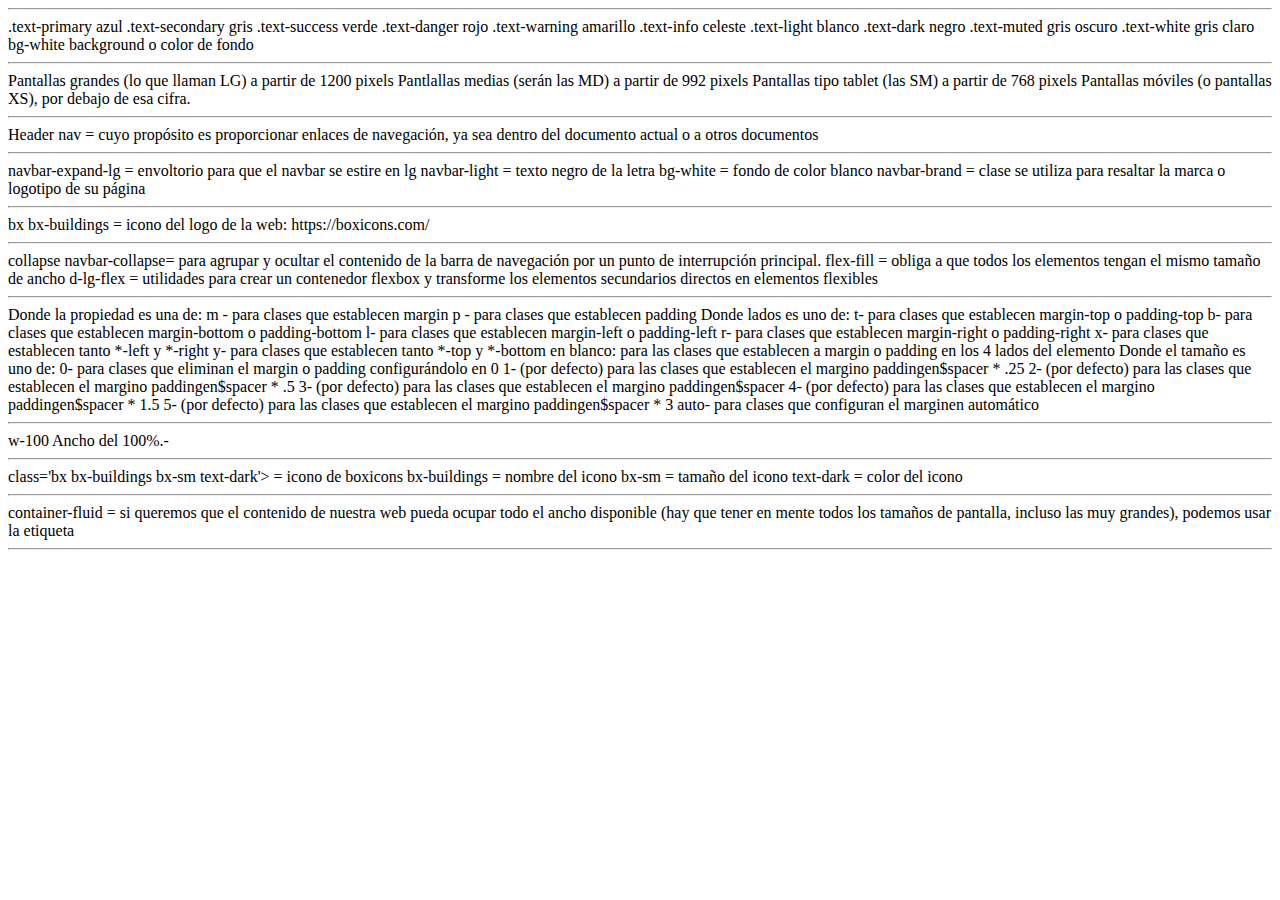
<file: Material y Tareas a Realizar/diccionario.html>
<!DOCTYPE html>                         <!----- definición de html 5 -->          
<html lang="es"> 						<!----- definición del lenguaje -->  
<head>									<!------Inicio del  HEAD -->

<hr>
.text-primary  		azul
.text-secondary		gris
.text-success		verde
.text-danger		rojo
.text-warning		amarillo
.text-info			celeste
.text-light			blanco
.text-dark			negro
.text-muted			gris oscuro
.text-white			gris claro
bg-white background o color de fondo

<hr>		
Pantallas grandes (lo que llaman LG) a partir de 1200 pixels
Pantlallas medias (serán las MD) a partir de 992 pixels
Pantallas tipo tablet (las SM) a partir de 768 pixels
Pantallas móviles (o pantallas XS), por debajo de esa cifra.	

<hr>

Header 
	nav = cuyo propósito es proporcionar enlaces de navegación, ya sea dentro del documento actual 
	o a otros documentos

<hr>
	
navbar-expand-lg = envoltorio para que el navbar se estire en lg
	navbar-light = texto negro de la letra
	bg-white = fondo de color blanco


navbar-brand = clase se utiliza para resaltar la marca o logotipo de su página


<hr>

bx bx-buildings = icono del logo de la web: 
				https://boxicons.com/
			

<hr>		
collapse navbar-collapse= para agrupar y ocultar el contenido de la barra de navegación 
		por un punto de interrupción principal.
		flex-fill = obliga a que todos los elementos tengan el mismo tamaño de ancho
		d-lg-flex = utilidades para crear un contenedor flexbox y transforme los elementos secundarios 
		directos en elementos flexibles


<hr>		
Donde la propiedad es una de:

m - para clases que establecen margin
p - para clases que establecen padding
Donde lados es uno de:

t- para clases que establecen margin-top o padding-top
b- para clases que establecen margin-bottom o padding-bottom
l- para clases que establecen margin-left o padding-left
r- para clases que establecen margin-right o padding-right
x- para clases que establecen tanto *-left y *-right
y- para clases que establecen tanto *-top y *-bottom
en blanco: para las clases que establecen a margin o padding en los 4 lados del elemento
Donde el tamaño es uno de:

0- para clases que eliminan el margin o padding configurándolo en 0
1- (por defecto) para las clases que establecen el margino paddingen$spacer * .25
2- (por defecto) para las clases que establecen el margino paddingen$spacer * .5
3- (por defecto) para las clases que establecen el margino paddingen$spacer
4- (por defecto) para las clases que establecen el margino paddingen$spacer * 1.5
5- (por defecto) para las clases que establecen el margino paddingen$spacer * 3
auto- para clases que configuran el marginen automático


<hr>
w-100  Ancho del 100%.-


<hr>
class='bx bx-buildings bx-sm text-dark'> = icono de boxicons 
											bx-buildings = nombre del icono
											bx-sm = tamaño del icono	
											text-dark = color del icono

<hr>	
container-fluid = si queremos que el contenido de nuestra web pueda ocupar todo el ancho disponible 
(hay que tener en mente todos los tamaños de pantalla, incluso las muy grandes), podemos usar la 
etiqueta										
<hr>
</file>
<file: assets/css/estilos.css>
/*
---------------------------------------------
Índice
------------------------------------------------
1. Typography
2. Main Nav
3. Home
4. About
5. Work
6. Single Work
7. Pricing
8. Contact
--------------------------------------------- */
@media only screen and (max-width: 420px) and (min-width: 5px){
  .marca{
  font-size: 14px;
  margin-left: 0px;
  text-align: center;
   }

  .marca2{
    font-size:14px;
    text-align: center;
     }
  .logo{
    width: 50px;

  }
   
   #index_banner {
    background-image: url('../img/banner-bg-01640.jpg') !important;
    background-position: center ; background-size: cover !important;
    background-repeat: no-repeat;
    height: 100% !important;
    position: relative;
    width: 100% !important;
    z-index: 2;

   
    } 

    .margin-top {
      margin-top: 150px;
    }
     
}
@media only screen and (max-width: 983px) and (min-width: 421px){
  .marca{
    font-size: 20px;
   /* margin-left: 175px; */
     }
  
    .marca2{
      font-size:18px;
       }
    .logo{
      width: 50px;
  
    }
     
    #index_banner {
      background-image: url('../img/banner-bg-01640.jpg') !important;
      background-position: center; /* Center the image */
      background-repeat: no-repeat; /* Do not repeat the image */
      background-size: cover;
      height: 100% !important;
      min-height: 10vh !important;
      width: 100% !important;
      }

      .margin-top{
        margin-top: 120px;
      }
  }
  
  @media only screen and (min-width: 984px) {

    #index_banner {
      background-image: url('./../img/banner-bg-01.jpg');
      background-position: center; background-size: cover;
      height: 100%;
      min-height: 60vh;
      width: 100%;
    }

    .logo {
      max-width: 60px;

    }

   }
   .navbar {
    

   }
   h1{
    text-shadow: 0px 0 #382ba5, 0 0px #382ba5, 3px 0 #382ba5, 0 3px #382ba5;
    } 

    .banner-body {
      text-shadow: 0px 0 #382ba5, 0 0px #382ba5, 1px 0 #382ba5, 0 1px #382ba5;  

    }
#main_nav{
  background: rgb(71,84,254);
  background: linear-gradient(142deg, rgba(71,84,254,0.5410539215686274) 0%, rgba(72,67,134,0.8631827731092436) 100%);
}
.footer-bg{
  background: rgb(71,84,254);
  background: linear-gradient(142deg, rgba(71,84,254,0.5410539215686274) 0%, rgba(72,67,134,0.8631827731092436) 100%);
}
body{

  font-family: 'Josefin Sans', sans-serif;
}
html {font-family: 'Josefin Sans', sans-serif;}
/* Typography */
p, a {font-weight: 300;}
.h2 {font-size: 40px;}
.h3 {font-size: 28px;}
.light-300 {
  font-family: 'Josefin Sans', sans-serif  !important;
  font-weight: 300;
}
.regular-400 {
  font-family: 'Josefin Sans', sans-serif!important;
  font-weight: 400;
}
.semi-bold-600 {
  font-family: 'Josefin Sans', sans-serif !important;
  font-weight: 600;
 
}
.typo-space-line::after,
.typo-space-line-center::after {
  content: "";
  width: 150px;
  display:block;
  position: absolute;
  border-bottom:  5px solid #382ba5;
  padding-top: .5em;
  margin-left: 4rem;
}
.typo-space-line-center::after {
  left: 50%;
  margin-left: -75px;
}
/* Main Nav */
#main_nav .nav-item .nav-link:hover {color: rgb(0, 0, 0);}
/* Home */

#index_banner .carousel-item {
  min-height: 60vh;
}
#index_banner .carousel-control-prev i,
#index_banner .carousel-control-next i {
  color: #6266ea !important;
  text-decoration: none;
  font-size: 4em;
}
#index_banner .carousel-inner {
  height: 80vh;
}
#index_banner .carousel-indicators li,
#index_banner .carousel-indicators.active {
  background-color: #6266ea !important;
  /* las rayas de abajo del carrousel van de color azul */
}
.service-wrapper .service-footer {
  max-width: 720px;
}
.service-work.card {
  border-radius: 10px !important;
  cursor: pointer;
}
.service-work .service-work-vertical {
	background: rgb(0,0,0);
  background: linear-gradient(0deg, rgba(0,0,0,1) 0%, rgba(0,0,0,0) 5.33%, #372ba579 50.66%, rgba(3, 41, 255, 0) 99.99%);
  background-size: 300% 300%;
  background-position: 0% 100%;
  transition: .5s;
}
.service-work .service-work-vertical:hover {
  background-position: 0% 0%;
  transition: .0s;
}
.service-work .service-work-vertical:hover * {
  color: #000;
  border-color: #000;
  transition: .5s;
}
.recent-work.card{
  border-radius: 10px !important;
}
.recent-work .recent-work-vertical {
	background: rgb(255,255,255);
  background: linear-gradient(0deg, rgba(0,0,0,1) 0%, rgba(0,0,0,0) 10.33%, #372ba579 50.66%, rgba(3, 41, 255, 0) 99.99%);
  background-size: 300% 300%;
  background-position: 0% 100%;
  transition: .5s;
  cursor: pointer;
}
.recent-work .recent-work-vertical:hover {
  background-position: 0% 0%;
  transition: .5s;
}
.recent-work .recent-work-vertical:hover div.recent-work-content {
  top: 50%;
  margin-top: -2.5em;
  position: absolute;
}
.recent-work .recent-work-vertical:hover * {
  color: white;
  transition: .5s;
}
/* About */
#work_banner {
  background-image: url('./../img/banner-bg-02.jpg');
  background-position: center center; background-size: cover;
  height: 100%;
  width: 100%;
}
.progress {
  height: 8px;
}
.objective-icon {
  border-radius: 13px;
  width: 8rem;
}
.partner-wap {
  background-color: #7276ec;
  transition: 1s;
  cursor: pointer;
}
.partner-wap:hover {
  background-color: #b1b3f5;
}
.why-us {
  background: rgb(239,239,253);
  background: -moz-linear-gradient(0deg, rgba(239,239,253,1) 50%, rgba(255,255,255,1) 50%);
  background: -webkit-linear-gradient(0deg, rgba(239,239,253,1) 50%, rgba(255,255,255,1) 50%);
  background: linear-gradient(0deg, rgba(239,239,253,1) 50%, rgba(255,255,255,1) 50%);
  filter: progid:DXImageTransform.Microsoft.gradient(startColorstr="#efeffd",endColorstr="#ffffff",GradientType=1);
}
.team-member-img {
  transition-duration: 0.15s;
}
.team-member:hover .team-member-img {
  padding: 10px !important;
}

/* Work */
/* Singel Work */
#work_single_banner {
  background-image: url('./../img/banner-bg-02.jpg');
  background-position: center center;
  background-size: cover;
  height: 100%;
  width: 100%;
}
.related-content {
  border-radius: 20px;
  cursor: pointer;
}
/* Pricing */
.pricing-list {
  margin-bottom: 1px;
}
.pricing-table {
  max-width: 350px;
  margin: auto;
}
.pricing-table,
.pricing-horizontal {
  border-radius: 15px !important;
}
/* Contact */
#floatingtextarea {
  height: 150px
}
/* Footer */
footer a.text-light:hover {
  color: #bfbfbf !important;
  transition-duration: 0.15s;
}
</file>
<file: assets/css/boxicon.min.css>
@font-face{font-family:'boxicons';font-weight:normal;font-style:normal;src:url('../fonts/boxicons.eot');src:url('../fonts/boxicons.eot') format('embedded-opentype'),url('../fonts/boxicons.woff2') format('woff2'),url('../fonts/boxicons.woff') format('woff'),url('../fonts/boxicons.ttf') format('truetype'),url('../fonts/boxicons.svg?#boxicons') format('svg')}.bx{font-family:'boxicons'!important;font-weight:normal;font-style:normal;font-variant:normal;line-height:1;display:inline-block;text-transform:none;speak:none;-webkit-font-smoothing:antialiased;-moz-osx-font-smoothing:grayscale}.bx-ul{margin-left:2em;padding-left:0;list-style:none}.bx-ul>li{position:relative}.bx-ul .bx{font-size:inherit;line-height:inherit;position:absolute;left:-2em;width:2em;text-align:center}@-webkit-keyframes spin{0%{-webkit-transform:rotate(0);transform:rotate(0)}100%{-webkit-transform:rotate(359deg);transform:rotate(359deg)}}@keyframes spin{0%{-webkit-transform:rotate(0);transform:rotate(0)}100%{-webkit-transform:rotate(359deg);transform:rotate(359deg)}}@-webkit-keyframes burst{0%{-webkit-transform:scale(1);transform:scale(1);opacity:1}90%{-webkit-transform:scale(1.5);transform:scale(1.5);opacity:0}}@keyframes burst{0%{-webkit-transform:scale(1);transform:scale(1);opacity:1}90%{-webkit-transform:scale(1.5);transform:scale(1.5);opacity:0}}@-webkit-keyframes flashing{0%{opacity:1}45%{opacity:0}90%{opacity:1}}@keyframes flashing{0%{opacity:1}45%{opacity:0}90%{opacity:1}}@-webkit-keyframes fade-left{0%{-webkit-transform:translateX(0);transform:translateX(0);opacity:1}75%{-webkit-transform:translateX(-20px);transform:translateX(-20px);opacity:0}}@keyframes fade-left{0%{-webkit-transform:translateX(0);transform:translateX(0);opacity:1}75%{-webkit-transform:translateX(-20px);transform:translateX(-20px);opacity:0}}@-webkit-keyframes fade-right{0%{-webkit-transform:translateX(0);transform:translateX(0);opacity:1}75%{-webkit-transform:translateX(20px);transform:translateX(20px);opacity:0}}@keyframes fade-right{0%{-webkit-transform:translateX(0);transform:translateX(0);opacity:1}75%{-webkit-transform:translateX(20px);transform:translateX(20px);opacity:0}}@-webkit-keyframes fade-up{0%{-webkit-transform:translateY(0);transform:translateY(0);opacity:1}75%{-webkit-transform:translateY(-20px);transform:translateY(-20px);opacity:0}}@keyframes fade-up{0%{-webkit-transform:translateY(0);transform:translateY(0);opacity:1}75%{-webkit-transform:translateY(-20px);transform:translateY(-20px);opacity:0}}@-webkit-keyframes fade-down{0%{-webkit-transform:translateY(0);transform:translateY(0);opacity:1}75%{-webkit-transform:translateY(20px);transform:translateY(20px);opacity:0}}@keyframes fade-down{0%{-webkit-transform:translateY(0);transform:translateY(0);opacity:1}75%{-webkit-transform:translateY(20px);transform:translateY(20px);opacity:0}}@-webkit-keyframes tada{from{-webkit-transform:scale3d(1,1,1);transform:scale3d(1,1,1)}10%,20%{-webkit-transform:scale3d(.95,.95,.95) rotate3d(0,0,1,-10deg);transform:scale3d(.95,.95,.95) rotate3d(0,0,1,-10deg)}30%,50%,70%,90%{-webkit-transform:scale3d(1,1,1) rotate3d(0,0,1,10deg);transform:scale3d(1,1,1) rotate3d(0,0,1,10deg)}40%,60%,80%{-webkit-transform:scale3d(1,1,1) rotate3d(0,0,1,-10deg);transform:scale3d(1,1,1) rotate3d(0,0,1,-10deg)}to{-webkit-transform:scale3d(1,1,1);transform:scale3d(1,1,1)}}@keyframes tada{from{-webkit-transform:scale3d(1,1,1);transform:scale3d(1,1,1)}10%,20%{-webkit-transform:scale3d(.95,.95,.95) rotate3d(0,0,1,-10deg);transform:scale3d(.95,.95,.95) rotate3d(0,0,1,-10deg)}30%,50%,70%,90%{-webkit-transform:scale3d(1,1,1) rotate3d(0,0,1,10deg);transform:scale3d(1,1,1) rotate3d(0,0,1,10deg)}40%,60%,80%{-webkit-transform:rotate3d(0,0,1,-10deg);transform:rotate3d(0,0,1,-10deg)}to{-webkit-transform:scale3d(1,1,1);transform:scale3d(1,1,1)}}.bx-spin{-webkit-animation:spin 2s linear infinite;animation:spin 2s linear infinite}.bx-spin-hover:hover{-webkit-animation:spin 2s linear infinite;animation:spin 2s linear infinite}.bx-tada{-webkit-animation:tada 1.5s ease infinite;animation:tada 1.5s ease infinite}.bx-tada-hover:hover{-webkit-animation:tada 1.5s ease infinite;animation:tada 1.5s ease infinite}.bx-flashing{-webkit-animation:flashing 1.5s infinite linear;animation:flashing 1.5s infinite linear}.bx-flashing-hover:hover{-webkit-animation:flashing 1.5s infinite linear;animation:flashing 1.5s infinite linear}.bx-burst{-webkit-animation:burst 1.5s infinite linear;animation:burst 1.5s infinite linear}.bx-burst-hover:hover{-webkit-animation:burst 1.5s infinite linear;animation:burst 1.5s infinite linear}.bx-fade-up{-webkit-animation:fade-up 1.5s infinite linear;animation:fade-up 1.5s infinite linear}.bx-fade-up-hover:hover{-webkit-animation:fade-up 1.5s infinite linear;animation:fade-up 1.5s infinite linear}.bx-fade-down{-webkit-animation:fade-down 1.5s infinite linear;animation:fade-down 1.5s infinite linear}.bx-fade-down-hover:hover{-webkit-animation:fade-down 1.5s infinite linear;animation:fade-down 1.5s infinite linear}.bx-fade-left{-webkit-animation:fade-left 1.5s infinite linear;animation:fade-left 1.5s infinite linear}.bx-fade-left-hover:hover{-webkit-animation:fade-left 1.5s infinite linear;animation:fade-left 1.5s infinite linear}.bx-fade-right{-webkit-animation:fade-right 1.5s infinite linear;animation:fade-right 1.5s infinite linear}.bx-fade-right-hover:hover{-webkit-animation:fade-right 1.5s infinite linear;animation:fade-right 1.5s infinite linear}.bx-xs{font-size:1rem!important}.bx-sm{font-size:1.55rem!important}.bx-md{font-size:2.25rem!important}.bx-fw{font-size:1.2857142857em;line-height:.8em;width:1.2857142857em;height:.8em;margin-top:-.2em!important;vertical-align:middle}.bx-lg{font-size:3.0!important}.bx-pull-left{float:left;margin-right:.3em!important}.bx-pull-right{float:right;margin-left:.3em!important}.bx-rotate-90{transform:rotate(90deg);-ms-filter:'progid:DXImageTransform.Microsoft.BasicImage(rotation=1)'}.bx-rotate-180{transform:rotate(180deg);-ms-filter:'progid:DXImageTransform.Microsoft.BasicImage(rotation=2)'}.bx-rotate-270{transform:rotate(270deg);-ms-filter:'progid:DXImageTransform.Microsoft.BasicImage(rotation=3)'}.bx-flip-horizontal{transform:scaleX(-1);-ms-filter:'progid:DXImageTransform.Microsoft.BasicImage(rotation=0,mirror=1)'}.bx-flip-vertical{transform:scaleY(-1);-ms-filter:'progid:DXImageTransform.Microsoft.BasicImage(rotation=2,mirror=1)'}.bx-border{padding:.25em;border:.07em solid rgba(0,0,0,.1);border-radius:.25em}.bx-border-circle{padding:.25em;border:.07em solid rgba(0,0,0,.1);border-radius:50%}.bx-abacus:before{content:"\e900"}.bx-accessibility:before{content:"\e901"}.bx-add-to-queue:before{content:"\e902"}.bx-adjust:before{content:"\e903"}.bx-alarm:before{content:"\e904"}.bx-alarm-add:before{content:"\e905"}.bx-alarm-exclamation:before{content:"\e906"}.bx-alarm-off:before{content:"\e907"}.bx-alarm-snooze:before{content:"\e908"}.bx-album:before{content:"\e909"}.bx-align-justify:before{content:"\e90a"}.bx-align-left:before{content:"\e90b"}.bx-align-middle:before{content:"\e90c"}.bx-align-right:before{content:"\e90d"}.bx-analyse:before{content:"\e90e"}.bx-anchor:before{content:"\e90f"}.bx-angry:before{content:"\e910"}.bx-aperture:before{content:"\e911"}.bx-arch:before{content:"\e912"}.bx-archive:before{content:"\e913"}.bx-archive-in:before{content:"\e914"}.bx-archive-out:before{content:"\e915"}.bx-area:before{content:"\e916"}.bx-arrow-back:before{content:"\e917"}.bx-arrow-from-bottom:before{content:"\e918"}.bx-arrow-from-left:before{content:"\e919"}.bx-arrow-from-right:before{content:"\e91a"}.bx-arrow-from-top:before{content:"\e91b"}.bx-arrow-to-bottom:before{content:"\e91c"}.bx-arrow-to-left:before{content:"\e91d"}.bx-arrow-to-right:before{content:"\e91e"}.bx-arrow-to-top:before{content:"\e91f"}.bx-at:before{content:"\e920"}.bx-atom:before{content:"\e921"}.bx-award:before{content:"\e922"}.bx-badge:before{content:"\e923"}.bx-badge-check:before{content:"\e924"}.bx-ball:before{content:"\e925"}.bx-band-aid:before{content:"\e926"}.bx-bar-chart:before{content:"\e927"}.bx-bar-chart-alt:before{content:"\e928"}.bx-bar-chart-alt-2:before{content:"\e929"}.bx-bar-chart-square:before{content:"\e92a"}.bx-barcode:before{content:"\e92b"}.bx-barcode-reader:before{content:"\e92c"}.bx-baseball:before{content:"\e92d"}.bx-basket:before{content:"\e92e"}.bx-basketball:before{content:"\e92f"}.bx-bath:before{content:"\e930"}.bx-battery:before{content:"\e931"}.bx-bed:before{content:"\e932"}.bx-been-here:before{content:"\e933"}.bx-beer:before{content:"\e934"}.bx-bell:before{content:"\e935"}.bx-bell-minus:before{content:"\e936"}.bx-bell-off:before{content:"\e937"}.bx-bell-plus:before{content:"\e938"}.bx-bible:before{content:"\e939"}.bx-bitcoin:before{content:"\e93a"}.bx-blanket:before{content:"\e93b"}.bx-block:before{content:"\e93c"}.bx-bluetooth:before{content:"\e93d"}.bx-body:before{content:"\e93e"}.bx-bold:before{content:"\e93f"}.bx-bolt-circle:before{content:"\e940"}.bx-bomb:before{content:"\e941"}.bx-bone:before{content:"\e942"}.bx-bong:before{content:"\e943"}.bx-book:before{content:"\e944"}.bx-book-add:before{content:"\e945"}.bx-book-alt:before{content:"\e946"}.bx-book-bookmark:before{content:"\e947"}.bx-book-content:before{content:"\e948"}.bx-book-heart:before{content:"\e949"}.bx-bookmark:before{content:"\e94a"}.bx-bookmark-alt:before{content:"\e94b"}.bx-bookmark-alt-minus:before{content:"\e94c"}.bx-bookmark-alt-plus:before{content:"\e94d"}.bx-bookmark-heart:before{content:"\e94e"}.bx-bookmark-minus:before{content:"\e94f"}.bx-bookmark-plus:before{content:"\e950"}.bx-bookmarks:before{content:"\e951"}.bx-book-open:before{content:"\e952"}.bx-book-reader:before{content:"\e953"}.bx-border-all:before{content:"\e954"}.bx-border-bottom:before{content:"\e955"}.bx-border-inner:before{content:"\e956"}.bx-border-left:before{content:"\e957"}.bx-border-none:before{content:"\e958"}.bx-border-outer:before{content:"\e959"}.bx-border-radius:before{content:"\e95a"}.bx-border-right:before{content:"\e95b"}.bx-border-top:before{content:"\e95c"}.bx-bot:before{content:"\e95d"}.bx-bowling-ball:before{content:"\e95e"}.bx-box:before{content:"\e95f"}.bx-bracket:before{content:"\e960"}.bx-braille:before{content:"\e961"}.bx-brain:before{content:"\e962"}.bx-briefcase:before{content:"\e963"}.bx-briefcase-alt:before{content:"\e964"}.bx-briefcase-alt-2:before{content:"\e965"}.bx-brightness:before{content:"\e966"}.bx-brightness-half:before{content:"\e967"}.bx-broadcast:before{content:"\e968"}.bx-brush:before{content:"\e969"}.bx-brush-alt:before{content:"\e96a"}.bx-bug:before{content:"\e96b"}.bx-bug-alt:before{content:"\e96c"}.bx-building:before{content:"\e96d"}.bx-building-house:before{content:"\e96e"}.bx-buildings:before{content:"\e96f"}.bx-bulb:before{content:"\e970"}.bx-bullseye:before{content:"\e971"}.bx-buoy:before{content:"\e972"}.bx-bus:before{content:"\e973"}.bx-bus-school:before{content:"\e974"}.bx-cabinet:before{content:"\e975"}.bx-cake:before{content:"\e976"}.bx-calculator:before{content:"\e977"}.bx-calendar:before{content:"\e978"}.bx-calendar-alt:before{content:"\e979"}.bx-calendar-check:before{content:"\e97a"}.bx-calendar-edit:before{content:"\e97b"}.bx-calendar-event:before{content:"\e97c"}.bx-calendar-exclamation:before{content:"\e97d"}.bx-calendar-heart:before{content:"\e97e"}.bx-calendar-minus:before{content:"\e97f"}.bx-calendar-plus:before{content:"\e980"}.bx-calendar-star:before{content:"\e981"}.bx-calendar-week:before{content:"\e982"}.bx-calendar-x:before{content:"\e983"}.bx-camera:before{content:"\e984"}.bx-camera-home:before{content:"\e985"}.bx-camera-movie:before{content:"\e986"}.bx-camera-off:before{content:"\e987"}.bx-capsule:before{content:"\e988"}.bx-captions:before{content:"\e989"}.bx-car:before{content:"\e98a"}.bx-card:before{content:"\e98b"}.bx-caret-down:before{content:"\e98c"}.bx-caret-down-circle:before{content:"\e98d"}.bx-caret-down-square:before{content:"\e98e"}.bx-caret-left:before{content:"\e98f"}.bx-caret-left-circle:before{content:"\e990"}.bx-caret-left-square:before{content:"\e991"}.bx-caret-right:before{content:"\e992"}.bx-caret-right-circle:before{content:"\e993"}.bx-caret-right-square:before{content:"\e994"}.bx-caret-up:before{content:"\e995"}.bx-caret-up-circle:before{content:"\e996"}.bx-caret-up-square:before{content:"\e997"}.bx-carousel:before{content:"\e998"}.bx-cart:before{content:"\e999"}.bx-cart-alt:before{content:"\e99a"}.bx-cast:before{content:"\e99b"}.bx-category:before{content:"\e99c"}.bx-category-alt:before{content:"\e99d"}.bx-cctv:before{content:"\e99e"}.bx-certification:before{content:"\e99f"}.bx-chair:before{content:"\e9a0"}.bx-chalkboard:before{content:"\e9a1"}.bx-chart:before{content:"\e9a2"}.bx-chat:before{content:"\e9a3"}.bx-check:before{content:"\e9a4"}.bx-checkbox:before{content:"\e9a5"}.bx-checkbox-checked:before{content:"\e9a6"}.bx-checkbox-square:before{content:"\e9a7"}.bx-check-circle:before{content:"\e9a8"}.bx-check-double:before{content:"\e9a9"}.bx-check-shield:before{content:"\e9aa"}.bx-check-square:before{content:"\e9ab"}.bx-chevron-down:before{content:"\e9ac"}.bx-chevron-down-circle:before{content:"\e9ad"}.bx-chevron-down-square:before{content:"\e9ae"}.bx-chevron-left:before{content:"\e9af"}.bx-chevron-left-circle:before{content:"\e9b0"}.bx-chevron-left-square:before{content:"\e9b1"}.bx-chevron-right:before{content:"\e9b2"}.bx-chevron-right-circle:before{content:"\e9b3"}.bx-chevron-right-square:before{content:"\e9b4"}.bx-chevrons-down:before{content:"\e9b5"}.bx-chevrons-left:before{content:"\e9b6"}.bx-chevrons-right:before{content:"\e9b7"}.bx-chevrons-up:before{content:"\e9b8"}.bx-chevron-up:before{content:"\e9b9"}.bx-chevron-up-circle:before{content:"\e9ba"}.bx-chevron-up-square:before{content:"\e9bb"}.bx-chip:before{content:"\e9bc"}.bx-church:before{content:"\e9bd"}.bx-circle:before{content:"\e9be"}.bx-clinic:before{content:"\e9bf"}.bx-clipboard:before{content:"\e9c0"}.bx-closet:before{content:"\e9c1"}.bx-cloud:before{content:"\e9c2"}.bx-cloud-download:before{content:"\e9c3"}.bx-cloud-drizzle:before{content:"\e9c4"}.bx-cloud-lightning:before{content:"\e9c5"}.bx-cloud-light-rain:before{content:"\e9c6"}.bx-cloud-rain:before{content:"\e9c7"}.bx-cloud-snow:before{content:"\e9c8"}.bx-cloud-upload:before{content:"\e9c9"}.bx-code:before{content:"\e9ca"}.bx-code-alt:before{content:"\e9cb"}.bx-code-block:before{content:"\e9cc"}.bx-code-curly:before{content:"\e9cd"}.bx-coffee:before{content:"\e9ce"}.bx-coffee-togo:before{content:"\e9cf"}.bx-cog:before{content:"\e9d0"}.bx-coin:before{content:"\e9d1"}.bx-coin-stack:before{content:"\e9d2"}.bx-collapse:before{content:"\e9d3"}.bx-collection:before{content:"\e9d4"}.bx-color-fill:before{content:"\e9d5"}.bx-columns:before{content:"\e9d6"}.bx-command:before{content:"\e9d7"}.bx-comment:before{content:"\e9d8"}.bx-comment-add:before{content:"\e9d9"}.bx-comment-check:before{content:"\e9da"}.bx-comment-detail:before{content:"\e9db"}.bx-comment-dots:before{content:"\e9dc"}.bx-comment-edit:before{content:"\e9dd"}.bx-comment-error:before{content:"\e9de"}.bx-comment-minus:before{content:"\e9df"}.bx-comment-x:before{content:"\e9e0"}.bx-compass:before{content:"\e9e1"}.bx-confused:before{content:"\e9e2"}.bx-conversation:before{content:"\e9e3"}.bx-cookie:before{content:"\e9e4"}.bx-cool:before{content:"\e9e5"}.bx-copy:before{content:"\e9e6"}.bx-copy-alt:before{content:"\e9e7"}.bx-copyright:before{content:"\e9e8"}.bx-credit-card:before{content:"\e9e9"}.bx-credit-card-alt:before{content:"\e9ea"}.bx-credit-card-front:before{content:"\e9eb"}.bx-crop:before{content:"\e9ec"}.bx-crosshair:before{content:"\e9ed"}.bx-crown:before{content:"\e9ee"}.bx-cube:before{content:"\e9ef"}.bx-cube-alt:before{content:"\e9f0"}.bx-cuboid:before{content:"\e9f1"}.bx-current-location:before{content:"\e9f2"}.bx-customize:before{content:"\e9f3"}.bx-cut:before{content:"\e9f4"}.bx-cycling:before{content:"\e9f5"}.bx-cylinder:before{content:"\e9f6"}.bx-data:before{content:"\e9f7"}.bx-desktop:before{content:"\e9f8"}.bx-detail:before{content:"\e9f9"}.bx-devices:before{content:"\e9fa"}.bx-dialpad:before{content:"\e9fb"}.bx-dialpad-alt:before{content:"\e9fc"}.bx-diamond:before{content:"\e9fd"}.bx-dice-1:before{content:"\e9fe"}.bx-dice-2:before{content:"\e9ff"}.bx-dice-3:before{content:"\ea00"}.bx-dice-4:before{content:"\ea01"}.bx-dice-5:before{content:"\ea02"}.bx-dice-6:before{content:"\ea03"}.bx-directions:before{content:"\ea04"}.bx-disc:before{content:"\ea05"}.bx-dish:before{content:"\ea06"}.bx-dislike:before{content:"\ea07"}.bx-dizzy:before{content:"\ea08"}.bx-dna:before{content:"\ea09"}.bx-dock-bottom:before{content:"\ea0a"}.bx-dock-left:before{content:"\ea0b"}.bx-dock-right:before{content:"\ea0c"}.bx-dock-top:before{content:"\ea0d"}.bx-dollar:before{content:"\ea0e"}.bx-dollar-circle:before{content:"\ea0f"}.bx-donate-blood:before{content:"\ea10"}.bx-donate-heart:before{content:"\ea11"}.bx-door-open:before{content:"\ea12"}.bx-dots-horizontal:before{content:"\ea13"}.bx-dots-horizontal-rounded:before{content:"\ea14"}.bx-dots-vertical:before{content:"\ea15"}.bx-dots-vertical-rounded:before{content:"\ea16"}.bx-doughnut-chart:before{content:"\ea17"}.bx-down-arrow:before{content:"\ea18"}.bx-down-arrow-alt:before{content:"\ea19"}.bx-down-arrow-circle:before{content:"\ea1a"}.bx-download:before{content:"\ea1b"}.bx-downvote:before{content:"\ea1c"}.bx-drink:before{content:"\ea1d"}.bx-droplet:before{content:"\ea1e"}.bx-dumbbell:before{content:"\ea1f"}.bx-duplicate:before{content:"\ea20"}.bx-edit:before{content:"\ea21"}.bx-edit-alt:before{content:"\ea22"}.bx-envelope:before{content:"\ea23"}.bx-envelope-open:before{content:"\ea24"}.bx-equalizer:before{content:"\ea25"}.bx-eraser:before{content:"\ea26"}.bx-error:before{content:"\ea27"}.bx-error-alt:before{content:"\ea28"}.bx-error-circle:before{content:"\ea29"}.bx-euro:before{content:"\ea2a"}.bx-exclude:before{content:"\ea2b"}.bx-exit:before{content:"\ea2c"}.bx-exit-fullscreen:before{content:"\ea2d"}.bx-expand:before{content:"\ea2e"}.bx-expand-alt:before{content:"\ea2f"}.bx-export:before{content:"\ea30"}.bx-extension:before{content:"\ea31"}.bx-face:before{content:"\ea32"}.bx-fast-forward:before{content:"\ea33"}.bx-fast-forward-circle:before{content:"\ea34"}.bx-female:before{content:"\ea35"}.bx-female-sign:before{content:"\ea36"}.bx-file:before{content:"\ea37"}.bx-file-blank:before{content:"\ea38"}.bx-file-find:before{content:"\ea39"}.bx-film:before{content:"\ea3a"}.bx-filter:before{content:"\ea3b"}.bx-filter-alt:before{content:"\ea3c"}.bx-fingerprint:before{content:"\ea3d"}.bx-first-aid:before{content:"\ea3e"}.bx-first-page:before{content:"\ea3f"}.bx-flag:before{content:"\ea40"}.bx-folder:before{content:"\ea41"}.bx-folder-minus:before{content:"\ea42"}.bx-folder-open:before{content:"\ea43"}.bx-folder-plus:before{content:"\ea44"}.bx-font:before{content:"\ea45"}.bx-font-color:before{content:"\ea46"}.bx-font-family:before{content:"\ea47"}.bx-font-size:before{content:"\ea48"}.bx-food-menu:before{content:"\ea49"}.bx-food-tag:before{content:"\ea4a"}.bx-football:before{content:"\ea4b"}.bx-fridge:before{content:"\ea4c"}.bx-fullscreen:before{content:"\ea4d"}.bx-game:before{content:"\ea4e"}.bx-gas-pump:before{content:"\ea4f"}.bx-ghost:before{content:"\ea50"}.bx-gift:before{content:"\ea51"}.bx-git-branch:before{content:"\ea52"}.bx-git-commit:before{content:"\ea53"}.bx-git-compare:before{content:"\ea54"}.bx-git-merge:before{content:"\ea55"}.bx-git-pull-request:before{content:"\ea56"}.bx-git-repo-forked:before{content:"\ea57"}.bx-glasses:before{content:"\ea58"}.bx-glasses-alt:before{content:"\ea59"}.bx-globe:before{content:"\ea5a"}.bx-globe-alt:before{content:"\ea5b"}.bx-grid:before{content:"\ea5c"}.bx-grid-alt:before{content:"\ea5d"}.bx-grid-horizontal:before{content:"\ea5e"}.bx-grid-small:before{content:"\ea5f"}.bx-grid-vertical:before{content:"\ea60"}.bx-group:before{content:"\ea61"}.bx-handicap:before{content:"\ea62"}.bx-happy:before{content:"\ea63"}.bx-happy-alt:before{content:"\ea64"}.bx-happy-beaming:before{content:"\ea65"}.bx-happy-heart-eyes:before{content:"\ea66"}.bx-hash:before{content:"\ea67"}.bx-hdd:before{content:"\ea68"}.bx-heading:before{content:"\ea69"}.bx-headphone:before{content:"\ea6a"}.bx-health:before{content:"\ea6b"}.bx-heart:before{content:"\ea6c"}.bx-heart-circle:before{content:"\ea6d"}.bx-heart-square:before{content:"\ea6e"}.bx-help-circle:before{content:"\ea6f"}.bx-hide:before{content:"\ea70"}.bx-highlight:before{content:"\ea71"}.bx-history:before{content:"\ea72"}.bx-hive:before{content:"\ea73"}.bx-home:before{content:"\ea74"}.bx-home-alt:before{content:"\ea75"}.bx-home-circle:before{content:"\ea76"}.bx-home-heart:before{content:"\ea77"}.bx-home-smile:before{content:"\ea78"}.bx-horizontal-center:before{content:"\ea79"}.bx-hotel:before{content:"\ea7a"}.bx-hourglass:before{content:"\ea7b"}.bx-id-card:before{content:"\ea7c"}.bx-image:before{content:"\ea7d"}.bx-image-add:before{content:"\ea7e"}.bx-image-alt:before{content:"\ea7f"}.bx-images:before{content:"\ea80"}.bx-import:before{content:"\ea81"}.bx-infinite:before{content:"\ea82"}.bx-info-circle:before{content:"\ea83"}.bx-info-square:before{content:"\ea84"}.bx-intersect:before{content:"\ea85"}.bx-italic:before{content:"\ea86"}.bx-joystick:before{content:"\ea87"}.bx-joystick-alt:before{content:"\ea88"}.bx-joystick-button:before{content:"\ea89"}.bx-key:before{content:"\ea8a"}.bx-label:before{content:"\ea8b"}.bx-landscape:before{content:"\ea8c"}.bx-laptop:before{content:"\ea8d"}.bx-last-page:before{content:"\ea8e"}.bx-laugh:before{content:"\ea8f"}.bx-layer:before{content:"\ea90"}.bx-layer-minus:before{content:"\ea91"}.bx-layer-plus:before{content:"\ea92"}.bx-layout:before{content:"\ea93"}.bx-left-arrow:before{content:"\ea94"}.bx-left-arrow-alt:before{content:"\ea95"}.bx-left-arrow-circle:before{content:"\ea96"}.bx-left-down-arrow-circle:before{content:"\ea97"}.bx-left-indent:before{content:"\ea98"}.bx-left-top-arrow-circle:before{content:"\ea99"}.bx-library:before{content:"\ea9a"}.bx-like:before{content:"\ea9b"}.bx-line-chart:before{content:"\ea9c"}.bx-line-chart-down:before{content:"\ea9d"}.bx-link:before{content:"\ea9e"}.bx-link-alt:before{content:"\ea9f"}.bx-link-external:before{content:"\eaa0"}.bx-lira:before{content:"\eaa1"}.bx-list-check:before{content:"\eaa2"}.bx-list-minus:before{content:"\eaa3"}.bx-list-ol:before{content:"\eaa4"}.bx-list-plus:before{content:"\eaa5"}.bx-list-ul:before{content:"\eaa6"}.bx-loader:before{content:"\eaa7"}.bx-loader-alt:before{content:"\eaa8"}.bx-loader-circle:before{content:"\eaa9"}.bx-location-plus:before{content:"\eaaa"}.bx-lock:before{content:"\eaab"}.bx-lock-alt:before{content:"\eaac"}.bx-lock-open:before{content:"\eaad"}.bx-lock-open-alt:before{content:"\eaae"}.bx-log-in:before{content:"\eaaf"}.bx-log-in-circle:before{content:"\eab0"}.bx-log-out:before{content:"\eab1"}.bx-log-out-circle:before{content:"\eab2"}.bx-low-vision:before{content:"\eab3"}.bx-magnet:before{content:"\eab4"}.bx-mail-send:before{content:"\eab5"}.bx-male:before{content:"\eab6"}.bx-male-sign:before{content:"\eab7"}.bx-map:before{content:"\eab8"}.bx-map-alt:before{content:"\eab9"}.bx-map-pin:before{content:"\eaba"}.bx-mask:before{content:"\eabb"}.bx-medal:before{content:"\eabc"}.bx-meh:before{content:"\eabd"}.bx-meh-alt:before{content:"\eabe"}.bx-meh-blank:before{content:"\eabf"}.bx-memory-card:before{content:"\eac0"}.bx-menu:before{content:"\eac1"}.bx-menu-alt-left:before{content:"\eac2"}.bx-menu-alt-right:before{content:"\eac3"}.bx-merge:before{content:"\eac4"}.bx-message:before{content:"\eac5"}.bx-message-add:before{content:"\eac6"}.bx-message-alt:before{content:"\eac7"}.bx-message-alt-add:before{content:"\eac8"}.bx-message-alt-check:before{content:"\eac9"}.bx-message-alt-detail:before{content:"\eaca"}.bx-message-alt-dots:before{content:"\eacb"}.bx-message-alt-edit:before{content:"\eacc"}.bx-message-alt-error:before{content:"\eacd"}.bx-message-alt-minus:before{content:"\eace"}.bx-message-alt-x:before{content:"\eacf"}.bx-message-check:before{content:"\ead0"}.bx-message-detail:before{content:"\ead1"}.bx-message-dots:before{content:"\ead2"}.bx-message-edit:before{content:"\ead3"}.bx-message-error:before{content:"\ead4"}.bx-message-minus:before{content:"\ead5"}.bx-message-rounded:before{content:"\ead6"}.bx-message-rounded-add:before{content:"\ead7"}.bx-message-rounded-check:before{content:"\ead8"}.bx-message-rounded-detail:before{content:"\ead9"}.bx-message-rounded-dots:before{content:"\eada"}.bx-message-rounded-edit:before{content:"\eadb"}.bx-message-rounded-error:before{content:"\eadc"}.bx-message-rounded-minus:before{content:"\eadd"}.bx-message-rounded-x:before{content:"\eade"}.bx-message-square:before{content:"\eadf"}.bx-message-square-add:before{content:"\eae0"}.bx-message-square-check:before{content:"\eae1"}.bx-message-square-detail:before{content:"\eae2"}.bx-message-square-dots:before{content:"\eae3"}.bx-message-square-edit:before{content:"\eae4"}.bx-message-square-error:before{content:"\eae5"}.bx-message-square-minus:before{content:"\eae6"}.bx-message-square-x:before{content:"\eae7"}.bx-message-x:before{content:"\eae8"}.bx-meteor:before{content:"\eae9"}.bx-microchip:before{content:"\eaea"}.bx-microphone:before{content:"\eaeb"}.bx-microphone-off:before{content:"\eaec"}.bx-minus:before{content:"\eaed"}.bx-minus-back:before{content:"\eaee"}.bx-minus-circle:before{content:"\eaef"}.bx-minus-front:before{content:"\eaf0"}.bx-mobile:before{content:"\eaf1"}.bx-mobile-alt:before{content:"\eaf2"}.bx-mobile-landscape:before{content:"\eaf3"}.bx-mobile-vibration:before{content:"\eaf4"}.bx-money:before{content:"\eaf5"}.bx-moon:before{content:"\eaf6"}.bx-mouse:before{content:"\eaf7"}.bx-mouse-alt:before{content:"\eaf8"}.bx-move:before{content:"\eaf9"}.bx-move-horizontal:before{content:"\eafa"}.bx-move-vertical:before{content:"\eafb"}.bx-movie:before{content:"\eafc"}.bx-movie-play:before{content:"\eafd"}.bx-music:before{content:"\eafe"}.bx-navigation:before{content:"\eaff"}.bx-network-chart:before{content:"\eb00"}.bx-news:before{content:"\eb01"}.bx-no-entry:before{content:"\eb02"}.bx-note:before{content:"\eb03"}.bx-notepad:before{content:"\eb04"}.bx-notification:before{content:"\eb05"}.bx-notification-off:before{content:"\eb06"}.bx-outline:before{content:"\eb07"}.bx-package:before{content:"\eb08"}.bx-paint:before{content:"\eb09"}.bx-paint-roll:before{content:"\eb0a"}.bx-palette:before{content:"\eb0b"}.bx-paperclip:before{content:"\eb0c"}.bx-paper-plane:before{content:"\eb0d"}.bx-paragraph:before{content:"\eb0e"}.bx-paste:before{content:"\eb0f"}.bx-pause:before{content:"\eb10"}.bx-pause-circle:before{content:"\eb11"}.bx-pen:before{content:"\eb12"}.bx-pencil:before{content:"\eb13"}.bx-phone:before{content:"\eb14"}.bx-phone-call:before{content:"\eb15"}.bx-phone-incoming:before{content:"\eb16"}.bx-phone-outgoing:before{content:"\eb17"}.bx-photo-album:before{content:"\eb18"}.bx-pie-chart:before{content:"\eb19"}.bx-pie-chart-alt:before{content:"\eb1a"}.bx-pie-chart-alt-2:before{content:"\eb1b"}.bx-pin:before{content:"\eb1c"}.bx-planet:before{content:"\eb1d"}.bx-play:before{content:"\eb1e"}.bx-play-circle:before{content:"\eb1f"}.bx-plug:before{content:"\eb20"}.bx-plus:before{content:"\eb21"}.bx-plus-circle:before{content:"\eb22"}.bx-plus-medical:before{content:"\eb23"}.bx-pointer:before{content:"\eb24"}.bx-poll:before{content:"\eb25"}.bx-polygon:before{content:"\eb26"}.bx-pound:before{content:"\eb27"}.bx-power-off:before{content:"\eb28"}.bx-printer:before{content:"\eb29"}.bx-pulse:before{content:"\eb2a"}.bx-purchase-tag:before{content:"\eb2b"}.bx-purchase-tag-alt:before{content:"\eb2c"}.bx-pyramid:before{content:"\eb2d"}.bx-question-mark:before{content:"\eb2e"}.bx-radar:before{content:"\eb2f"}.bx-radio:before{content:"\eb30"}.bx-radio-circle:before{content:"\eb31"}.bx-radio-circle-marked:before{content:"\eb32"}.bx-receipt:before{content:"\eb33"}.bx-rectangle:before{content:"\eb34"}.bx-recycle:before{content:"\eb35"}.bx-redo:before{content:"\eb36"}.bx-refresh:before{content:"\eb37"}.bx-rename:before{content:"\eb38"}.bx-repeat:before{content:"\eb39"}.bx-reply:before{content:"\eb3a"}.bx-reply-all:before{content:"\eb3b"}.bx-repost:before{content:"\eb3c"}.bx-reset:before{content:"\eb3d"}.bx-restaurant:before{content:"\eb3e"}.bx-revision:before{content:"\eb3f"}.bx-rewind:before{content:"\eb40"}.bx-rewind-circle:before{content:"\eb41"}.bx-right-arrow:before{content:"\eb42"}.bx-right-arrow-alt:before{content:"\eb43"}.bx-right-arrow-circle:before{content:"\eb44"}.bx-right-down-arrow-circle:before{content:"\eb45"}.bx-right-indent:before{content:"\eb46"}.bx-right-top-arrow-circle:before{content:"\eb47"}.bx-rocket:before{content:"\eb48"}.bx-rotate-left:before{content:"\eb49"}.bx-rotate-right:before{content:"\eb4a"}.bx-rss:before{content:"\eb4b"}.bx-ruble:before{content:"\eb4c"}.bx-ruler:before{content:"\eb4d"}.bx-run:before{content:"\eb4e"}.bx-rupee:before{content:"\eb4f"}.bx-sad:before{content:"\eb50"}.bx-save:before{content:"\eb51"}.bx-scan:before{content:"\eb52"}.bx-screenshot:before{content:"\eb53"}.bx-search:before{content:"\eb54"}.bx-search-alt:before{content:"\eb55"}.bx-search-alt-2:before{content:"\eb56"}.bx-selection:before{content:"\eb57"}.bx-select-multiple:before{content:"\eb58"}.bx-send:before{content:"\eb59"}.bx-server:before{content:"\eb5a"}.bx-shape-circle:before{content:"\eb5b"}.bx-shape-polygon:before{content:"\eb5c"}.bx-shape-square:before{content:"\eb5d"}.bx-shape-triangle:before{content:"\eb5e"}.bx-share:before{content:"\eb5f"}.bx-share-alt:before{content:"\eb60"}.bx-shekel:before{content:"\eb61"}.bx-shield:before{content:"\eb62"}.bx-shield-alt:before{content:"\eb63"}.bx-shield-alt-2:before{content:"\eb64"}.bx-shield-quarter:before{content:"\eb65"}.bx-shield-x:before{content:"\eb66"}.bx-shocked:before{content:"\eb67"}.bx-shopping-bag:before{content:"\eb68"}.bx-show:before{content:"\eb69"}.bx-show-alt:before{content:"\eb6a"}.bx-shuffle:before{content:"\eb6b"}.bx-sidebar:before{content:"\eb6c"}.bx-sitemap:before{content:"\eb6d"}.bx-skip-next:before{content:"\eb6e"}.bx-skip-next-circle:before{content:"\eb6f"}.bx-skip-previous:before{content:"\eb70"}.bx-skip-previous-circle:before{content:"\eb71"}.bx-sleepy:before{content:"\eb72"}.bx-slider:before{content:"\eb73"}.bx-slider-alt:before{content:"\eb74"}.bx-slideshow:before{content:"\eb75"}.bx-smile:before{content:"\eb76"}.bx-sort:before{content:"\eb77"}.bx-sort-alt-2:before{content:"\eb78"}.bx-sort-a-z:before{content:"\eb79"}.bx-sort-down:before{content:"\eb7a"}.bx-sort-up:before{content:"\eb7b"}.bx-sort-z-a:before{content:"\eb7c"}.bx-spa:before{content:"\eb7d"}.bx-space-bar:before{content:"\eb7e"}.bx-spray-can:before{content:"\eb7f"}.bx-spreadsheet:before{content:"\eb80"}.bx-square:before{content:"\eb81"}.bx-square-rounded:before{content:"\eb82"}.bx-star:before{content:"\eb83"}.bx-station:before{content:"\eb84"}.bx-stats:before{content:"\eb85"}.bx-sticker:before{content:"\eb86"}.bx-stop:before{content:"\eb87"}.bx-stop-circle:before{content:"\eb88"}.bx-stopwatch:before{content:"\eb89"}.bx-store:before{content:"\eb8a"}.bx-store-alt:before{content:"\eb8b"}.bx-street-view:before{content:"\eb8c"}.bx-strikethrough:before{content:"\eb8d"}.bx-subdirectory-left:before{content:"\eb8e"}.bx-subdirectory-right:before{content:"\eb8f"}.bx-sun:before{content:"\eb90"}.bx-support:before{content:"\eb91"}.bx-swim:before{content:"\eb92"}.bx-sync:before{content:"\eb93"}.bx-tab:before{content:"\eb94"}.bx-table:before{content:"\eb95"}.bx-tachometer:before{content:"\eb96"}.bx-tag:before{content:"\eb97"}.bx-tag-alt:before{content:"\eb98"}.bx-target-lock:before{content:"\eb99"}.bx-task:before{content:"\eb9a"}.bx-task-x:before{content:"\eb9b"}.bx-taxi:before{content:"\eb9c"}.bx-tennis-ball:before{content:"\eb9d"}.bx-terminal:before{content:"\eb9e"}.bx-test-tube:before{content:"\eb9f"}.bx-text:before{content:"\eba0"}.bx-time:before{content:"\eba1"}.bx-time-five:before{content:"\eba2"}.bx-timer:before{content:"\eba3"}.bx-tired:before{content:"\eba4"}.bx-toggle-left:before{content:"\eba5"}.bx-toggle-right:before{content:"\eba6"}.bx-tone:before{content:"\eba7"}.bx-traffic-cone:before{content:"\eba8"}.bx-train:before{content:"\eba9"}.bx-transfer:before{content:"\ebaa"}.bx-transfer-alt:before{content:"\ebab"}.bx-trash:before{content:"\ebac"}.bx-trash-alt:before{content:"\ebad"}.bx-trending-down:before{content:"\ebae"}.bx-trending-up:before{content:"\ebaf"}.bx-trim:before{content:"\ebb0"}.bx-trip:before{content:"\ebb1"}.bx-trophy:before{content:"\ebb2"}.bx-tv:before{content:"\ebb3"}.bx-underline:before{content:"\ebb4"}.bx-undo:before{content:"\ebb5"}.bx-unite:before{content:"\ebb6"}.bx-unlink:before{content:"\ebb7"}.bx-up-arrow:before{content:"\ebb8"}.bx-up-arrow-alt:before{content:"\ebb9"}.bx-up-arrow-circle:before{content:"\ebba"}.bx-upload:before{content:"\ebbb"}.bx-upside-down:before{content:"\ebbc"}.bx-upvote:before{content:"\ebbd"}.bx-usb:before{content:"\ebbe"}.bx-user:before{content:"\ebbf"}.bx-user-check:before{content:"\ebc0"}.bx-user-circle:before{content:"\ebc1"}.bx-user-minus:before{content:"\ebc2"}.bx-user-pin:before{content:"\ebc3"}.bx-user-plus:before{content:"\ebc4"}.bx-user-voice:before{content:"\ebc5"}.bx-user-x:before{content:"\ebc6"}.bx-vector:before{content:"\ebc7"}.bx-vertical-center:before{content:"\ebc8"}.bx-vial:before{content:"\ebc9"}.bx-video:before{content:"\ebca"}.bx-video-off:before{content:"\ebcb"}.bx-video-plus:before{content:"\ebcc"}.bx-video-recording:before{content:"\ebcd"}.bx-voicemail:before{content:"\ebce"}.bx-volume:before{content:"\ebcf"}.bx-volume-full:before{content:"\ebd0"}.bx-volume-low:before{content:"\ebd1"}.bx-volume-mute:before{content:"\ebd2"}.bx-walk:before{content:"\ebd3"}.bx-wallet:before{content:"\ebd4"}.bx-wallet-alt:before{content:"\ebd5"}.bx-water:before{content:"\ebd6"}.bx-webcam:before{content:"\ebd7"}.bx-wifi:before{content:"\ebd8"}.bx-wifi-0:before{content:"\ebd9"}.bx-wifi-1:before{content:"\ebda"}.bx-wifi-2:before{content:"\ebdb"}.bx-wifi-off:before{content:"\ebdc"}.bx-wind:before{content:"\ebdd"}.bx-window:before{content:"\ebde"}.bx-window-alt:before{content:"\ebdf"}.bx-window-close:before{content:"\ebe0"}.bx-window-open:before{content:"\ebe1"}.bx-windows:before{content:"\ebe2"}.bx-wine:before{content:"\ebe3"}.bx-wink-smile:before{content:"\ebe4"}.bx-wink-tongue:before{content:"\ebe5"}.bx-won:before{content:"\ebe6"}.bx-world:before{content:"\ebe7"}.bx-wrench:before{content:"\ebe8"}.bx-x:before{content:"\ebe9"}.bx-x-circle:before{content:"\ebea"}.bx-yen:before{content:"\ebeb"}.bx-zoom-in:before{content:"\ebec"}.bx-zoom-out:before{content:"\ebed"}.bxs-add-to-queue:before{content:"\ebee"}.bxs-adjust:before{content:"\ebef"}.bxs-adjust-alt:before{content:"\ebf0"}.bxs-alarm:before{content:"\ebf1"}.bxs-alarm-add:before{content:"\ebf2"}.bxs-alarm-exclamation:before{content:"\ebf3"}.bxs-alarm-off:before{content:"\ebf4"}.bxs-alarm-snooze:before{content:"\ebf5"}.bxs-album:before{content:"\ebf6"}.bxs-ambulance:before{content:"\ebf7"}.bxs-analyse:before{content:"\ebf8"}.bxs-angry:before{content:"\ebf9"}.bxs-arch:before{content:"\ebfa"}.bxs-archive:before{content:"\ebfb"}.bxs-archive-in:before{content:"\ebfc"}.bxs-archive-out:before{content:"\ebfd"}.bxs-area:before{content:"\ebfe"}.bxs-arrow-from-bottom:before{content:"\ebff"}.bxs-arrow-from-left:before{content:"\ec00"}.bxs-arrow-from-right:before{content:"\ec01"}.bxs-arrow-from-top:before{content:"\ec02"}.bxs-arrow-to-bottom:before{content:"\ec03"}.bxs-arrow-to-left:before{content:"\ec04"}.bxs-arrow-to-right:before{content:"\ec05"}.bxs-arrow-to-top:before{content:"\ec06"}.bxs-award:before{content:"\ec07"}.bxs-baby-carriage:before{content:"\ec08"}.bxs-backpack:before{content:"\ec09"}.bxs-badge:before{content:"\ec0a"}.bxs-badge-check:before{content:"\ec0b"}.bxs-badge-dollar:before{content:"\ec0c"}.bxs-ball:before{content:"\ec0d"}.bxs-band-aid:before{content:"\ec0e"}.bxs-bank:before{content:"\ec0f"}.bxs-bar-chart-alt-2:before{content:"\ec10"}.bxs-bar-chart-square:before{content:"\ec11"}.bxs-barcode:before{content:"\ec12"}.bxs-baseball:before{content:"\ec13"}.bxs-basket:before{content:"\ec14"}.bxs-basketball:before{content:"\ec15"}.bxs-bath:before{content:"\ec16"}.bxs-battery:before{content:"\ec17"}.bxs-battery-charging:before{content:"\ec18"}.bxs-battery-full:before{content:"\ec19"}.bxs-battery-low:before{content:"\ec1a"}.bxs-bed:before{content:"\ec1b"}.bxs-been-here:before{content:"\ec1c"}.bxs-beer:before{content:"\ec1d"}.bxs-bell:before{content:"\ec1e"}.bxs-bell-minus:before{content:"\ec1f"}.bxs-bell-off:before{content:"\ec20"}.bxs-bell-plus:before{content:"\ec21"}.bxs-bell-ring:before{content:"\ec22"}.bxs-bible:before{content:"\ec23"}.bxs-binoculars:before{content:"\ec24"}.bxs-blanket:before{content:"\ec25"}.bxs-bolt:before{content:"\ec26"}.bxs-bolt-circle:before{content:"\ec27"}.bxs-bomb:before{content:"\ec28"}.bxs-bone:before{content:"\ec29"}.bxs-bong:before{content:"\ec2a"}.bxs-book:before{content:"\ec2b"}.bxs-book-add:before{content:"\ec2c"}.bxs-book-alt:before{content:"\ec2d"}.bxs-book-bookmark:before{content:"\ec2e"}.bxs-book-content:before{content:"\ec2f"}.bxs-book-heart:before{content:"\ec30"}.bxs-bookmark:before{content:"\ec31"}.bxs-bookmark-alt:before{content:"\ec32"}.bxs-bookmark-alt-minus:before{content:"\ec33"}.bxs-bookmark-alt-plus:before{content:"\ec34"}.bxs-bookmark-heart:before{content:"\ec35"}.bxs-bookmark-minus:before{content:"\ec36"}.bxs-bookmark-plus:before{content:"\ec37"}.bxs-bookmarks:before{content:"\ec38"}.bxs-bookmark-star:before{content:"\ec39"}.bxs-book-open:before{content:"\ec3a"}.bxs-book-reader:before{content:"\ec3b"}.bxs-bot:before{content:"\ec3c"}.bxs-bowling-ball:before{content:"\ec3d"}.bxs-box:before{content:"\ec3e"}.bxs-brain:before{content:"\ec3f"}.bxs-briefcase:before{content:"\ec40"}.bxs-briefcase-alt:before{content:"\ec41"}.bxs-briefcase-alt-2:before{content:"\ec42"}.bxs-brightness:before{content:"\ec43"}.bxs-brightness-half:before{content:"\ec44"}.bxs-brush:before{content:"\ec45"}.bxs-brush-alt:before{content:"\ec46"}.bxs-bug:before{content:"\ec47"}.bxs-bug-alt:before{content:"\ec48"}.bxs-building:before{content:"\ec49"}.bxs-building-house:before{content:"\ec4a"}.bxs-buildings:before{content:"\ec4b"}.bxs-bulb:before{content:"\ec4c"}.bxs-bullseye:before{content:"\ec4d"}.bxs-buoy:before{content:"\ec4e"}.bxs-bus:before{content:"\ec4f"}.bxs-business:before{content:"\ec50"}.bxs-bus-school:before{content:"\ec51"}.bxs-cabinet:before{content:"\ec52"}.bxs-cake:before{content:"\ec53"}.bxs-calculator:before{content:"\ec54"}.bxs-calendar:before{content:"\ec55"}.bxs-calendar-alt:before{content:"\ec56"}.bxs-calendar-check:before{content:"\ec57"}.bxs-calendar-edit:before{content:"\ec58"}.bxs-calendar-event:before{content:"\ec59"}.bxs-calendar-exclamation:before{content:"\ec5a"}.bxs-calendar-heart:before{content:"\ec5b"}.bxs-calendar-minus:before{content:"\ec5c"}.bxs-calendar-plus:before{content:"\ec5d"}.bxs-calendar-star:before{content:"\ec5e"}.bxs-calendar-week:before{content:"\ec5f"}.bxs-calendar-x:before{content:"\ec60"}.bxs-camera:before{content:"\ec61"}.bxs-camera-home:before{content:"\ec62"}.bxs-camera-movie:before{content:"\ec63"}.bxs-camera-off:before{content:"\ec64"}.bxs-camera-plus:before{content:"\ec65"}.bxs-capsule:before{content:"\ec66"}.bxs-captions:before{content:"\ec67"}.bxs-car:before{content:"\ec68"}.bxs-car-battery:before{content:"\ec69"}.bxs-car-crash:before{content:"\ec6a"}.bxs-card:before{content:"\ec6b"}.bxs-caret-down-circle:before{content:"\ec6c"}.bxs-caret-down-square:before{content:"\ec6d"}.bxs-caret-left-circle:before{content:"\ec6e"}.bxs-caret-left-square:before{content:"\ec6f"}.bxs-caret-right-circle:before{content:"\ec70"}.bxs-caret-right-square:before{content:"\ec71"}.bxs-caret-up-circle:before{content:"\ec72"}.bxs-caret-up-square:before{content:"\ec73"}.bxs-car-garage:before{content:"\ec74"}.bxs-car-mechanic:before{content:"\ec75"}.bxs-carousel:before{content:"\ec76"}.bxs-cart:before{content:"\ec77"}.bxs-cart-add:before{content:"\ec78"}.bxs-cart-alt:before{content:"\ec79"}.bxs-cart-download:before{content:"\ec7a"}.bxs-car-wash:before{content:"\ec7b"}.bxs-category:before{content:"\ec7c"}.bxs-category-alt:before{content:"\ec7d"}.bxs-cctv:before{content:"\ec7e"}.bxs-certification:before{content:"\ec7f"}.bxs-chalkboard:before{content:"\ec80"}.bxs-chart:before{content:"\ec81"}.bxs-chat:before{content:"\ec82"}.bxs-checkbox:before{content:"\ec83"}.bxs-checkbox-checked:before{content:"\ec84"}.bxs-check-circle:before{content:"\ec85"}.bxs-check-shield:before{content:"\ec86"}.bxs-check-square:before{content:"\ec87"}.bxs-chess:before{content:"\ec88"}.bxs-chevron-down:before{content:"\ec89"}.bxs-chevron-down-circle:before{content:"\ec8a"}.bxs-chevron-down-square:before{content:"\ec8b"}.bxs-chevron-left:before{content:"\ec8c"}.bxs-chevron-left-circle:before{content:"\ec8d"}.bxs-chevron-left-square:before{content:"\ec8e"}.bxs-chevron-right:before{content:"\ec8f"}.bxs-chevron-right-circle:before{content:"\ec90"}.bxs-chevron-right-square:before{content:"\ec91"}.bxs-chevrons-down:before{content:"\ec92"}.bxs-chevrons-left:before{content:"\ec93"}.bxs-chevrons-right:before{content:"\ec94"}.bxs-chevrons-up:before{content:"\ec95"}.bxs-chevron-up:before{content:"\ec96"}.bxs-chevron-up-circle:before{content:"\ec97"}.bxs-chevron-up-square:before{content:"\ec98"}.bxs-chip:before{content:"\ec99"}.bxs-church:before{content:"\ec9a"}.bxs-circle:before{content:"\ec9b"}.bxs-city:before{content:"\ec9c"}.bxs-clinic:before{content:"\ec9d"}.bxs-cloud:before{content:"\ec9e"}.bxs-cloud-download:before{content:"\ec9f"}.bxs-cloud-lightning:before{content:"\eca0"}.bxs-cloud-rain:before{content:"\eca1"}.bxs-cloud-upload:before{content:"\eca2"}.bxs-coffee:before{content:"\eca3"}.bxs-coffee-alt:before{content:"\eca4"}.bxs-coffee-togo:before{content:"\eca5"}.bxs-cog:before{content:"\eca6"}.bxs-coin:before{content:"\eca7"}.bxs-coin-stack:before{content:"\eca8"}.bxs-collection:before{content:"\eca9"}.bxs-color-fill:before{content:"\ecaa"}.bxs-comment:before{content:"\ecab"}.bxs-comment-add:before{content:"\ecac"}.bxs-comment-check:before{content:"\ecad"}.bxs-comment-detail:before{content:"\ecae"}.bxs-comment-dots:before{content:"\ecaf"}.bxs-comment-edit:before{content:"\ecb0"}.bxs-comment-error:before{content:"\ecb1"}.bxs-comment-minus:before{content:"\ecb2"}.bxs-comment-x:before{content:"\ecb3"}.bxs-compass:before{content:"\ecb4"}.bxs-component:before{content:"\ecb5"}.bxs-confused:before{content:"\ecb6"}.bxs-contact:before{content:"\ecb7"}.bxs-conversation:before{content:"\ecb8"}.bxs-cookie:before{content:"\ecb9"}.bxs-cool:before{content:"\ecba"}.bxs-copy:before{content:"\ecbb"}.bxs-copy-alt:before{content:"\ecbc"}.bxs-copyright:before{content:"\ecbd"}.bxs-coupon:before{content:"\ecbe"}.bxs-credit-card:before{content:"\ecbf"}.bxs-credit-card-alt:before{content:"\ecc0"}.bxs-credit-card-front:before{content:"\ecc1"}.bxs-crop:before{content:"\ecc2"}.bxs-crown:before{content:"\ecc3"}.bxs-cube:before{content:"\ecc4"}.bxs-cube-alt:before{content:"\ecc5"}.bxs-cuboid:before{content:"\ecc6"}.bxs-customize:before{content:"\ecc7"}.bxs-cylinder:before{content:"\ecc8"}.bxs-dashboard:before{content:"\ecc9"}.bxs-data:before{content:"\ecca"}.bxs-detail:before{content:"\eccb"}.bxs-devices:before{content:"\eccc"}.bxs-diamond:before{content:"\eccd"}.bxs-dice-1:before{content:"\ecce"}.bxs-dice-2:before{content:"\eccf"}.bxs-dice-3:before{content:"\ecd0"}.bxs-dice-4:before{content:"\ecd1"}.bxs-dice-5:before{content:"\ecd2"}.bxs-dice-6:before{content:"\ecd3"}.bxs-direction-left:before{content:"\ecd4"}.bxs-direction-right:before{content:"\ecd5"}.bxs-directions:before{content:"\ecd6"}.bxs-disc:before{content:"\ecd7"}.bxs-discount:before{content:"\ecd8"}.bxs-dish:before{content:"\ecd9"}.bxs-dislike:before{content:"\ecda"}.bxs-dizzy:before{content:"\ecdb"}.bxs-dock-bottom:before{content:"\ecdc"}.bxs-dock-left:before{content:"\ecdd"}.bxs-dock-right:before{content:"\ecde"}.bxs-dock-top:before{content:"\ecdf"}.bxs-dollar-circle:before{content:"\ece0"}.bxs-donate-blood:before{content:"\ece1"}.bxs-donate-heart:before{content:"\ece2"}.bxs-door-open:before{content:"\ece3"}.bxs-doughnut-chart:before{content:"\ece4"}.bxs-down-arrow:before{content:"\ece5"}.bxs-down-arrow-alt:before{content:"\ece6"}.bxs-down-arrow-circle:before{content:"\ece7"}.bxs-down-arrow-square:before{content:"\ece8"}.bxs-download:before{content:"\ece9"}.bxs-downvote:before{content:"\ecea"}.bxs-drink:before{content:"\eceb"}.bxs-droplet:before{content:"\ecec"}.bxs-droplet-half:before{content:"\eced"}.bxs-dryer:before{content:"\ecee"}.bxs-duplicate:before{content:"\ecef"}.bxs-edit:before{content:"\ecf0"}.bxs-edit-alt:before{content:"\ecf1"}.bxs-edit-location:before{content:"\ecf2"}.bxs-eject:before{content:"\ecf3"}.bxs-envelope:before{content:"\ecf4"}.bxs-envelope-open:before{content:"\ecf5"}.bxs-eraser:before{content:"\ecf6"}.bxs-error:before{content:"\ecf7"}.bxs-error-alt:before{content:"\ecf8"}.bxs-error-circle:before{content:"\ecf9"}.bxs-ev-station:before{content:"\ecfa"}.bxs-exit:before{content:"\ecfb"}.bxs-extension:before{content:"\ecfc"}.bxs-eyedropper:before{content:"\ecfd"}.bxs-face:before{content:"\ecfe"}.bxs-face-mask:before{content:"\ecff"}.bxs-factory:before{content:"\ed00"}.bxs-fast-forward-circle:before{content:"\ed01"}.bxs-file:before{content:"\ed02"}.bxs-file-archive:before{content:"\ed03"}.bxs-file-blank:before{content:"\ed04"}.bxs-file-css:before{content:"\ed05"}.bxs-file-doc:before{content:"\ed06"}.bxs-file-export:before{content:"\ed07"}.bxs-file-find:before{content:"\ed08"}.bxs-file-gif:before{content:"\ed09"}.bxs-file-html:before{content:"\ed0a"}.bxs-file-image:before{content:"\ed0b"}.bxs-file-import:before{content:"\ed0c"}.bxs-file-jpg:before{content:"\ed0d"}.bxs-file-js:before{content:"\ed0e"}.bxs-file-json:before{content:"\ed0f"}.bxs-file-md:before{content:"\ed10"}.bxs-file-pdf:before{content:"\ed11"}.bxs-file-plus:before{content:"\ed12"}.bxs-file-png:before{content:"\ed13"}.bxs-file-txt:before{content:"\ed14"}.bxs-film:before{content:"\ed15"}.bxs-filter-alt:before{content:"\ed16"}.bxs-first-aid:before{content:"\ed17"}.bxs-flag:before{content:"\ed18"}.bxs-flag-alt:before{content:"\ed19"}.bxs-flag-checkered:before{content:"\ed1a"}.bxs-flame:before{content:"\ed1b"}.bxs-flask:before{content:"\ed1c"}.bxs-florist:before{content:"\ed1d"}.bxs-folder:before{content:"\ed1e"}.bxs-folder-minus:before{content:"\ed1f"}.bxs-folder-open:before{content:"\ed20"}.bxs-folder-plus:before{content:"\ed21"}.bxs-food-menu:before{content:"\ed22"}.bxs-fridge:before{content:"\ed23"}.bxs-game:before{content:"\ed24"}.bxs-gas-pump:before{content:"\ed25"}.bxs-ghost:before{content:"\ed26"}.bxs-gift:before{content:"\ed27"}.bxs-graduation:before{content:"\ed28"}.bxs-grid:before{content:"\ed29"}.bxs-grid-alt:before{content:"\ed2a"}.bxs-group:before{content:"\ed2b"}.bxs-guitar-amp:before{content:"\ed2c"}.bxs-hand-down:before{content:"\ed2d"}.bxs-hand-left:before{content:"\ed2e"}.bxs-hand-right:before{content:"\ed2f"}.bxs-hand-up:before{content:"\ed30"}.bxs-happy:before{content:"\ed31"}.bxs-happy-alt:before{content:"\ed32"}.bxs-happy-beaming:before{content:"\ed33"}.bxs-happy-heart-eyes:before{content:"\ed34"}.bxs-hdd:before{content:"\ed35"}.bxs-heart:before{content:"\ed36"}.bxs-heart-circle:before{content:"\ed37"}.bxs-heart-square:before{content:"\ed38"}.bxs-help-circle:before{content:"\ed39"}.bxs-hide:before{content:"\ed3a"}.bxs-home:before{content:"\ed3b"}.bxs-home-circle:before{content:"\ed3c"}.bxs-home-heart:before{content:"\ed3d"}.bxs-home-smile:before{content:"\ed3e"}.bxs-hot:before{content:"\ed3f"}.bxs-hotel:before{content:"\ed40"}.bxs-hourglass:before{content:"\ed41"}.bxs-hourglass-bottom:before{content:"\ed42"}.bxs-hourglass-top:before{content:"\ed43"}.bxs-id-card:before{content:"\ed44"}.bxs-image:before{content:"\ed45"}.bxs-image-add:before{content:"\ed46"}.bxs-image-alt:before{content:"\ed47"}.bxs-inbox:before{content:"\ed48"}.bxs-info-circle:before{content:"\ed49"}.bxs-info-square:before{content:"\ed4a"}.bxs-institution:before{content:"\ed4b"}.bxs-joystick:before{content:"\ed4c"}.bxs-joystick-alt:before{content:"\ed4d"}.bxs-joystick-button:before{content:"\ed4e"}.bxs-key:before{content:"\ed4f"}.bxs-keyboard:before{content:"\ed50"}.bxs-label:before{content:"\ed51"}.bxs-landmark:before{content:"\ed52"}.bxs-landscape:before{content:"\ed53"}.bxs-laugh:before{content:"\ed54"}.bxs-layer:before{content:"\ed55"}.bxs-layer-minus:before{content:"\ed56"}.bxs-layer-plus:before{content:"\ed57"}.bxs-layout:before{content:"\ed58"}.bxs-left-arrow:before{content:"\ed59"}.bxs-left-arrow-alt:before{content:"\ed5a"}.bxs-left-arrow-circle:before{content:"\ed5b"}.bxs-left-arrow-square:before{content:"\ed5c"}.bxs-left-down-arrow-circle:before{content:"\ed5d"}.bxs-left-top-arrow-circle:before{content:"\ed5e"}.bxs-like:before{content:"\ed5f"}.bxs-location-plus:before{content:"\ed60"}.bxs-lock:before{content:"\ed61"}.bxs-lock-alt:before{content:"\ed62"}.bxs-lock-open:before{content:"\ed63"}.bxs-lock-open-alt:before{content:"\ed64"}.bxs-log-in:before{content:"\ed65"}.bxs-log-in-circle:before{content:"\ed66"}.bxs-log-out:before{content:"\ed67"}.bxs-log-out-circle:before{content:"\ed68"}.bxs-low-vision:before{content:"\ed69"}.bxs-magic-wand:before{content:"\ed6a"}.bxs-magnet:before{content:"\ed6b"}.bxs-map:before{content:"\ed6c"}.bxs-map-alt:before{content:"\ed6d"}.bxs-map-pin:before{content:"\ed6e"}.bxs-mask:before{content:"\ed6f"}.bxs-medal:before{content:"\ed70"}.bxs-megaphone:before{content:"\ed71"}.bxs-meh:before{content:"\ed72"}.bxs-meh-alt:before{content:"\ed73"}.bxs-meh-blank:before{content:"\ed74"}.bxs-memory-card:before{content:"\ed75"}.bxs-message:before{content:"\ed76"}.bxs-message-add:before{content:"\ed77"}.bxs-message-alt:before{content:"\ed78"}.bxs-message-alt-add:before{content:"\ed79"}.bxs-message-alt-check:before{content:"\ed7a"}.bxs-message-alt-detail:before{content:"\ed7b"}.bxs-message-alt-dots:before{content:"\ed7c"}.bxs-message-alt-edit:before{content:"\ed7d"}.bxs-message-alt-error:before{content:"\ed7e"}.bxs-message-alt-minus:before{content:"\ed7f"}.bxs-message-alt-x:before{content:"\ed80"}.bxs-message-check:before{content:"\ed81"}.bxs-message-detail:before{content:"\ed82"}.bxs-message-dots:before{content:"\ed83"}.bxs-message-edit:before{content:"\ed84"}.bxs-message-error:before{content:"\ed85"}.bxs-message-minus:before{content:"\ed86"}.bxs-message-rounded:before{content:"\ed87"}.bxs-message-rounded-add:before{content:"\ed88"}.bxs-message-rounded-check:before{content:"\ed89"}.bxs-message-rounded-detail:before{content:"\ed8a"}.bxs-message-rounded-dots:before{content:"\ed8b"}.bxs-message-rounded-edit:before{content:"\ed8c"}.bxs-message-rounded-error:before{content:"\ed8d"}.bxs-message-rounded-minus:before{content:"\ed8e"}.bxs-message-rounded-x:before{content:"\ed8f"}.bxs-message-square:before{content:"\ed90"}.bxs-message-square-add:before{content:"\ed91"}.bxs-message-square-check:before{content:"\ed92"}.bxs-message-square-detail:before{content:"\ed93"}.bxs-message-square-dots:before{content:"\ed94"}.bxs-message-square-edit:before{content:"\ed95"}.bxs-message-square-error:before{content:"\ed96"}.bxs-message-square-minus:before{content:"\ed97"}.bxs-message-square-x:before{content:"\ed98"}.bxs-message-x:before{content:"\ed99"}.bxs-meteor:before{content:"\ed9a"}.bxs-microchip:before{content:"\ed9b"}.bxs-microphone:before{content:"\ed9c"}.bxs-microphone-alt:before{content:"\ed9d"}.bxs-microphone-off:before{content:"\ed9e"}.bxs-minus-circle:before{content:"\ed9f"}.bxs-minus-square:before{content:"\eda0"}.bxs-mobile:before{content:"\eda1"}.bxs-mobile-vibration:before{content:"\eda2"}.bxs-moon:before{content:"\eda3"}.bxs-mouse:before{content:"\eda4"}.bxs-mouse-alt:before{content:"\eda5"}.bxs-movie:before{content:"\eda6"}.bxs-movie-play:before{content:"\eda7"}.bxs-music:before{content:"\eda8"}.bxs-navigation:before{content:"\eda9"}.bxs-network-chart:before{content:"\edaa"}.bxs-news:before{content:"\edab"}.bxs-no-entry:before{content:"\edac"}.bxs-note:before{content:"\edad"}.bxs-notepad:before{content:"\edae"}.bxs-notification:before{content:"\edaf"}.bxs-notification-off:before{content:"\edb0"}.bxs-offer:before{content:"\edb1"}.bxs-package:before{content:"\edb2"}.bxs-paint:before{content:"\edb3"}.bxs-paint-roll:before{content:"\edb4"}.bxs-palette:before{content:"\edb5"}.bxs-paper-plane:before{content:"\edb6"}.bxs-parking:before{content:"\edb7"}.bxs-paste:before{content:"\edb8"}.bxs-pen:before{content:"\edb9"}.bxs-pencil:before{content:"\edba"}.bxs-phone:before{content:"\edbb"}.bxs-phone-call:before{content:"\edbc"}.bxs-phone-incoming:before{content:"\edbd"}.bxs-phone-outgoing:before{content:"\edbe"}.bxs-photo-album:before{content:"\edbf"}.bxs-piano:before{content:"\edc0"}.bxs-pie-chart:before{content:"\edc1"}.bxs-pie-chart-alt:before{content:"\edc2"}.bxs-pie-chart-alt-2:before{content:"\edc3"}.bxs-pin:before{content:"\edc4"}.bxs-pizza:before{content:"\edc5"}.bxs-plane:before{content:"\edc6"}.bxs-plane-alt:before{content:"\edc7"}.bxs-plane-land:before{content:"\edc8"}.bxs-planet:before{content:"\edc9"}.bxs-plane-take-off:before{content:"\edca"}.bxs-playlist:before{content:"\edcb"}.bxs-plug:before{content:"\edcc"}.bxs-plus-circle:before{content:"\edcd"}.bxs-plus-square:before{content:"\edce"}.bxs-pointer:before{content:"\edcf"}.bxs-polygon:before{content:"\edd0"}.bxs-printer:before{content:"\edd1"}.bxs-purchase-tag:before{content:"\edd2"}.bxs-purchase-tag-alt:before{content:"\edd3"}.bxs-pyramid:before{content:"\edd4"}.bxs-quote-alt-left:before{content:"\edd5"}.bxs-quote-alt-right:before{content:"\edd6"}.bxs-quote-left:before{content:"\edd7"}.bxs-quote-right:before{content:"\edd8"}.bxs-quote-single-left:before{content:"\edd9"}.bxs-quote-single-right:before{content:"\edda"}.bxs-radiation:before{content:"\eddb"}.bxs-radio:before{content:"\eddc"}.bxs-receipt:before{content:"\eddd"}.bxs-rectangle:before{content:"\edde"}.bxs-rename:before{content:"\eddf"}.bxs-report:before{content:"\ede0"}.bxs-rewind-circle:before{content:"\ede1"}.bxs-right-arrow:before{content:"\ede2"}.bxs-right-arrow-alt:before{content:"\ede3"}.bxs-right-arrow-circle:before{content:"\ede4"}.bxs-right-arrow-square:before{content:"\ede5"}.bxs-right-down-arrow-circle:before{content:"\ede6"}.bxs-right-top-arrow-circle:before{content:"\ede7"}.bxs-rocket:before{content:"\ede8"}.bxs-ruler:before{content:"\ede9"}.bxs-sad:before{content:"\edea"}.bxs-save:before{content:"\edeb"}.bxs-school:before{content:"\edec"}.bxs-search:before{content:"\eded"}.bxs-search-alt-2:before{content:"\edee"}.bxs-select-multiple:before{content:"\edef"}.bxs-send:before{content:"\edf0"}.bxs-server:before{content:"\edf1"}.bxs-shapes:before{content:"\edf2"}.bxs-share:before{content:"\edf3"}.bxs-share-alt:before{content:"\edf4"}.bxs-shield:before{content:"\edf5"}.bxs-shield-alt-2:before{content:"\edf6"}.bxs-shield-x:before{content:"\edf7"}.bxs-ship:before{content:"\edf8"}.bxs-shocked:before{content:"\edf9"}.bxs-shopping-bag:before{content:"\edfa"}.bxs-shopping-bag-alt:before{content:"\edfb"}.bxs-shopping-bags:before{content:"\edfc"}.bxs-show:before{content:"\edfd"}.bxs-skip-next-circle:before{content:"\edfe"}.bxs-skip-previous-circle:before{content:"\edff"}.bxs-skull:before{content:"\ee00"}.bxs-sleepy:before{content:"\ee01"}.bxs-slideshow:before{content:"\ee02"}.bxs-smile:before{content:"\ee03"}.bxs-sort-alt:before{content:"\ee04"}.bxs-spa:before{content:"\ee05"}.bxs-spray-can:before{content:"\ee06"}.bxs-spreadsheet:before{content:"\ee07"}.bxs-square:before{content:"\ee08"}.bxs-square-rounded:before{content:"\ee09"}.bxs-star:before{content:"\ee0a"}.bxs-star-half:before{content:"\ee0b"}.bxs-sticker:before{content:"\ee0c"}.bxs-stopwatch:before{content:"\ee0d"}.bxs-store:before{content:"\ee0e"}.bxs-store-alt:before{content:"\ee0f"}.bxs-sun:before{content:"\ee10"}.bxs-tachometer:before{content:"\ee11"}.bxs-tag:before{content:"\ee12"}.bxs-tag-alt:before{content:"\ee13"}.bxs-tag-x:before{content:"\ee14"}.bxs-taxi:before{content:"\ee15"}.bxs-tennis-ball:before{content:"\ee16"}.bxs-terminal:before{content:"\ee17"}.bxs-thermometer:before{content:"\ee18"}.bxs-time:before{content:"\ee19"}.bxs-time-five:before{content:"\ee1a"}.bxs-timer:before{content:"\ee1b"}.bxs-tired:before{content:"\ee1c"}.bxs-toggle-left:before{content:"\ee1d"}.bxs-toggle-right:before{content:"\ee1e"}.bxs-tone:before{content:"\ee1f"}.bxs-torch:before{content:"\ee20"}.bxs-to-top:before{content:"\ee21"}.bxs-traffic:before{content:"\ee22"}.bxs-traffic-barrier:before{content:"\ee23"}.bxs-traffic-cone:before{content:"\ee24"}.bxs-train:before{content:"\ee25"}.bxs-trash:before{content:"\ee26"}.bxs-trash-alt:before{content:"\ee27"}.bxs-tree:before{content:"\ee28"}.bxs-trophy:before{content:"\ee29"}.bxs-truck:before{content:"\ee2a"}.bxs-t-shirt:before{content:"\ee2b"}.bxs-tv:before{content:"\ee2c"}.bxs-up-arrow:before{content:"\ee2d"}.bxs-up-arrow-alt:before{content:"\ee2e"}.bxs-up-arrow-circle:before{content:"\ee2f"}.bxs-up-arrow-square:before{content:"\ee30"}.bxs-upside-down:before{content:"\ee31"}.bxs-upvote:before{content:"\ee32"}.bxs-user:before{content:"\ee33"}.bxs-user-account:before{content:"\ee34"}.bxs-user-badge:before{content:"\ee35"}.bxs-user-check:before{content:"\ee36"}.bxs-user-circle:before{content:"\ee37"}.bxs-user-detail:before{content:"\ee38"}.bxs-user-minus:before{content:"\ee39"}.bxs-user-pin:before{content:"\ee3a"}.bxs-user-plus:before{content:"\ee3b"}.bxs-user-rectangle:before{content:"\ee3c"}.bxs-user-voice:before{content:"\ee3d"}.bxs-user-x:before{content:"\ee3e"}.bxs-vector:before{content:"\ee3f"}.bxs-vial:before{content:"\ee40"}.bxs-video:before{content:"\ee41"}.bxs-video-off:before{content:"\ee42"}.bxs-video-plus:before{content:"\ee43"}.bxs-video-recording:before{content:"\ee44"}.bxs-videos:before{content:"\ee45"}.bxs-virus:before{content:"\ee46"}.bxs-virus-block:before{content:"\ee47"}.bxs-volume:before{content:"\ee48"}.bxs-volume-full:before{content:"\ee49"}.bxs-volume-low:before{content:"\ee4a"}.bxs-volume-mute:before{content:"\ee4b"}.bxs-wallet:before{content:"\ee4c"}.bxs-wallet-alt:before{content:"\ee4d"}.bxs-washer:before{content:"\ee4e"}.bxs-watch:before{content:"\ee4f"}.bxs-watch-alt:before{content:"\ee50"}.bxs-webcam:before{content:"\ee51"}.bxs-widget:before{content:"\ee52"}.bxs-window-alt:before{content:"\ee53"}.bxs-wine:before{content:"\ee54"}.bxs-wink-smile:before{content:"\ee55"}.bxs-wink-tongue:before{content:"\ee56"}.bxs-wrench:before{content:"\ee57"}.bxs-x-circle:before{content:"\ee58"}.bxs-x-square:before{content:"\ee59"}.bxs-yin-yang:before{content:"\ee5a"}.bxs-zap:before{content:"\ee5b"}.bxs-zoom-in:before{content:"\ee5c"}.bxs-zoom-out:before{content:"\ee5d"}.bxl-500px:before{content:"\ee5e"}.bxl-adobe:before{content:"\ee5f"}.bxl-airbnb:before{content:"\ee60"}.bxl-algolia:before{content:"\ee61"}.bxl-amazon:before{content:"\ee62"}.bxl-android:before{content:"\ee63"}.bxl-angular:before{content:"\ee64"}.bxl-apple:before{content:"\ee65"}.bxl-audible:before{content:"\ee66"}.bxl-baidu:before{content:"\ee67"}.bxl-behance:before{content:"\ee68"}.bxl-bing:before{content:"\ee69"}.bxl-bitcoin:before{content:"\ee6a"}.bxl-blender:before{content:"\ee6b"}.bxl-blogger:before{content:"\ee6c"}.bxl-bootstrap:before{content:"\ee6d"}.bxl-chrome:before{content:"\ee6e"}.bxl-codepen:before{content:"\ee6f"}.bxl-c-plus-plus:before{content:"\ee70"}.bxl-creative-commons:before{content:"\ee71"}.bxl-css3:before{content:"\ee72"}.bxl-dailymotion:before{content:"\ee73"}.bxl-deviantart:before{content:"\ee74"}.bxl-dev-to:before{content:"\ee75"}.bxl-digg:before{content:"\ee76"}.bxl-digitalocean:before{content:"\ee77"}.bxl-discord:before{content:"\ee78"}.bxl-discourse:before{content:"\ee79"}.bxl-django:before{content:"\ee7a"}.bxl-dribbble:before{content:"\ee7b"}.bxl-dropbox:before{content:"\ee7c"}.bxl-drupal:before{content:"\ee7d"}.bxl-ebay:before{content:"\ee7e"}.bxl-edge:before{content:"\ee7f"}.bxl-etsy:before{content:"\ee80"}.bxl-facebook:before{content:"\ee81"}.bxl-facebook-circle:before{content:"\ee82"}.bxl-facebook-square:before{content:"\ee83"}.bxl-figma:before{content:"\ee84"}.bxl-firebase:before{content:"\ee85"}.bxl-firefox:before{content:"\ee86"}.bxl-flickr:before{content:"\ee87"}.bxl-flickr-square:before{content:"\ee88"}.bxl-foursquare:before{content:"\ee89"}.bxl-git:before{content:"\ee8a"}.bxl-github:before{content:"\ee8b"}.bxl-gitlab:before{content:"\ee8c"}.bxl-google:before{content:"\ee8d"}.bxl-google-cloud:before{content:"\ee8e"}.bxl-google-plus:before{content:"\ee8f"}.bxl-google-plus-circle:before{content:"\ee90"}.bxl-html5:before{content:"\ee91"}.bxl-imdb:before{content:"\ee92"}.bxl-instagram:before{content:"\ee93"}.bxl-instagram-alt:before{content:"\ee94"}.bxl-internet-explorer:before{content:"\ee95"}.bxl-invision:before{content:"\ee96"}.bxl-javascript:before{content:"\ee97"}.bxl-joomla:before{content:"\ee98"}.bxl-jquery:before{content:"\ee99"}.bxl-jsfiddle:before{content:"\ee9a"}.bxl-kickstarter:before{content:"\ee9b"}.bxl-kubernetes:before{content:"\ee9c"}.bxl-less:before{content:"\ee9d"}.bxl-linkedin:before{content:"\ee9e"}.bxl-linkedin-square:before{content:"\ee9f"}.bxl-magento:before{content:"\eea0"}.bxl-mailchimp:before{content:"\eea1"}.bxl-markdown:before{content:"\eea2"}.bxl-mastercard:before{content:"\eea3"}.bxl-medium:before{content:"\eea4"}.bxl-medium-old:before{content:"\eea5"}.bxl-medium-square:before{content:"\eea6"}.bxl-messenger:before{content:"\eea7"}.bxl-microsoft:before{content:"\eea8"}.bxl-microsoft-teams:before{content:"\eea9"}.bxl-nodejs:before{content:"\eeaa"}.bxl-ok-ru:before{content:"\eeab"}.bxl-opera:before{content:"\eeac"}.bxl-patreon:before{content:"\eead"}.bxl-paypal:before{content:"\eeae"}.bxl-periscope:before{content:"\eeaf"}.bxl-pinterest:before{content:"\eeb0"}.bxl-pinterest-alt:before{content:"\eeb1"}.bxl-play-store:before{content:"\eeb2"}.bxl-pocket:before{content:"\eeb3"}.bxl-product-hunt:before{content:"\eeb4"}.bxl-python:before{content:"\eeb5"}.bxl-quora:before{content:"\eeb6"}.bxl-react:before{content:"\eeb7"}.bxl-redbubble:before{content:"\eeb8"}.bxl-reddit:before{content:"\eeb9"}.bxl-redux:before{content:"\eeba"}.bxl-sass:before{content:"\eebb"}.bxl-shopify:before{content:"\eebc"}.bxl-skype:before{content:"\eebd"}.bxl-slack:before{content:"\eebe"}.bxl-slack-old:before{content:"\eebf"}.bxl-snapchat:before{content:"\eec0"}.bxl-soundcloud:before{content:"\eec1"}.bxl-spotify:before{content:"\eec2"}.bxl-spring-boot:before{content:"\eec3"}.bxl-squarespace:before{content:"\eec4"}.bxl-stack-overflow:before{content:"\eec5"}.bxl-stripe:before{content:"\eec6"}.bxl-telegram:before{content:"\eec7"}.bxl-trello:before{content:"\eec8"}.bxl-tumblr:before{content:"\eec9"}.bxl-tux:before{content:"\eeca"}.bxl-twitch:before{content:"\eecb"}.bxl-twitter:before{content:"\eecc"}.bxl-unsplash:before{content:"\eecd"}.bxl-vimeo:before{content:"\eece"}.bxl-visa:before{content:"\eecf"}.bxl-vk:before{content:"\eed0"}.bxl-vuejs:before{content:"\eed1"}.bxl-whatsapp:before{content:"\eed2"}.bxl-whatsapp-square:before{content:"\eed3"}.bxl-wikipedia:before{content:"\eed4"}.bxl-windows:before{content:"\eed5"}.bxl-wix:before{content:"\eed6"}.bxl-wordpress:before{content:"\eed7"}.bxl-yahoo:before{content:"\eed8"}.bxl-yelp:before{content:"\eed9"}.bxl-youtube:before{content:"\eeda"}.bxl-zoom:before{content:"\eedb"}
</file>
